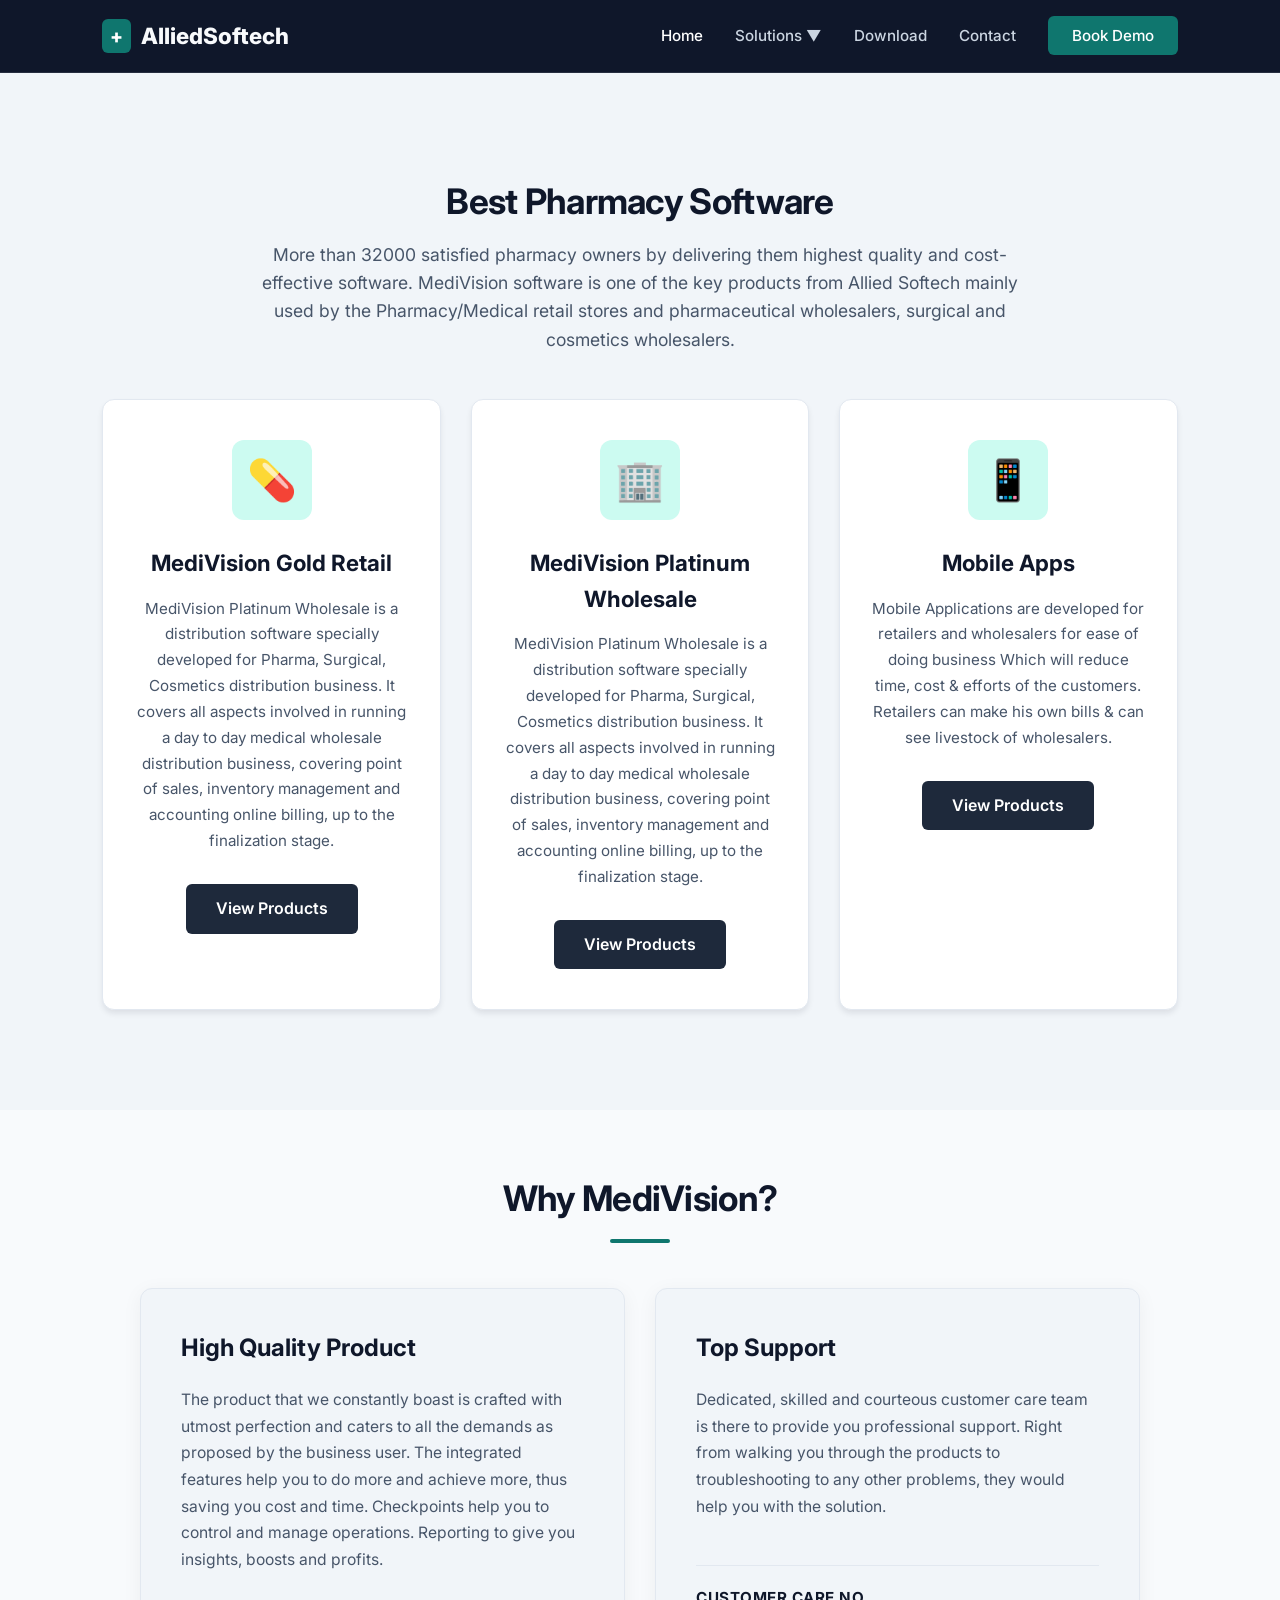
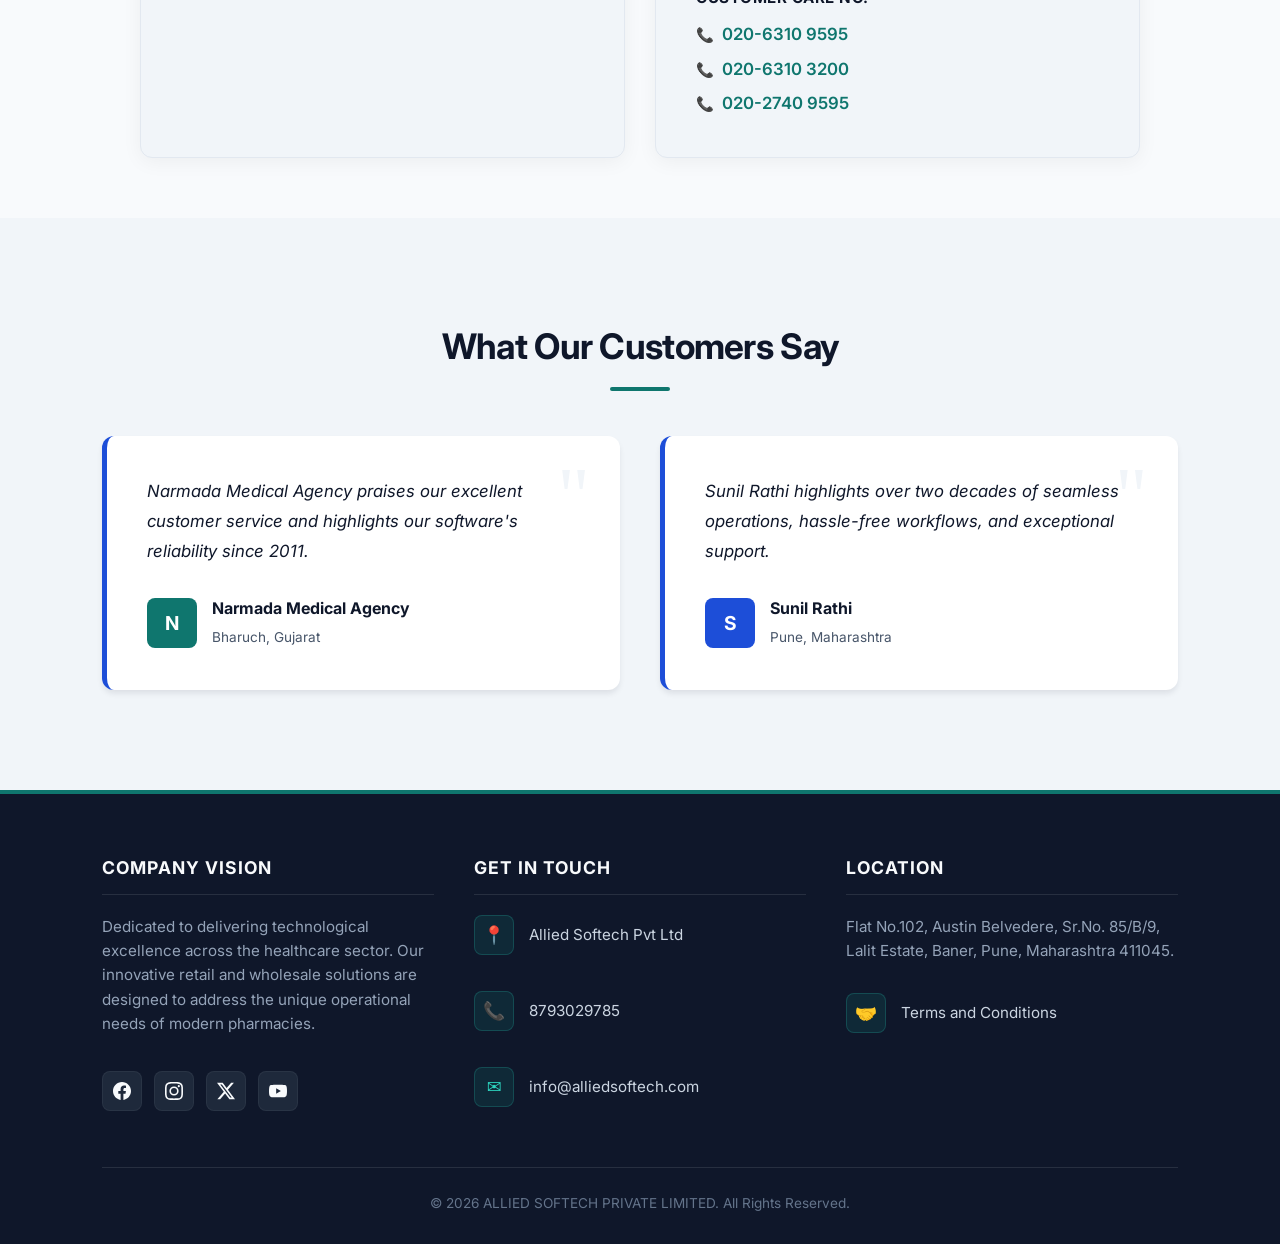
<file: index.html>
<!DOCTYPE html>
<html lang="en">
<head>
    <meta charset="UTF-8">
    <meta name="viewport" content="width=device-width, initial-scale=1.0">
    <title>Allied Softech - Modern Healthcare Software</title>
    <link href="https://fonts.googleapis.com/css2?family=Inter:wght@400;500;600;700;800&display=swap" rel="stylesheet">
    <link rel="stylesheet" href="./styles.css">
</head>
<body>

    <!-- Light Theme Navigation -->
    <nav class="main-nav">
        <div class="nav-brand">
            <span class="brand-icon">+</span> AlliedSoftech
        </div>
        <ul class="nav-menu">
            <li><a href="./index.html" class="active">Home</a></li>
            <li class="dropdown-wrapper">
                <a href="#" id="productToggle">Solutions ▼</a>
                <div class="dropdown-menu">
                    <a href="../Products/medivision/index.html">MediVision Gold Retail</a>
                    <a href="../Products/Platinum/index.html">MediVision Wholesale</a>
                    <a href="../Products/MobileApps/index.html">Mobile Apps</a>
                </div>
            </li>
            <li><a href="../Download/index.html">Download</a></li>
            <li><a href="../ContactUs/index.html">Contact</a></li>
            <li><a href="../ContactUs/index.html" class="btn-demo">Book Demo</a></li>
        </ul>
    </nav>

    <!-- Products Section -->
    <section class="products-section">
        <div class="section-header">
            <h2>Best Pharmacy Software</h2>
            <p>More than 32000 satisfied pharmacy owners by delivering them highest quality and cost-effective software.
MediVision software is one of the key products from Allied Softech mainly used by the Pharmacy/Medical retail stores and pharmaceutical wholesalers, surgical and cosmetics wholesalers.</p>
        </div>
        
        <div class="products-grid">
    <!-- Product 1 -->
    <a href="../Products/medivision/index.html" class="product-card" aria-label="View MediVision Gold Retail details">
        <div class="card-icon-wrapper">
            <div class="icon-circle">💊</div>
        </div>
        <h3>MediVision Gold Retail</h3>
        <p>MediVision Platinum Wholesale is a distribution software specially developed for Pharma, Surgical, Cosmetics distribution business. It covers all aspects involved in running a day to day medical wholesale distribution business, covering point of sales, inventory management and accounting online billing, up to the finalization stage.</p>
        <span class="btn-pill">View Products</span>
    </a>
    
    <!-- Product 2 -->
    <a href="../Products/Platinum/index.html" class="product-card" aria-label="View MediVision Platinum Wholesale details">
        <div class="card-icon-wrapper">
            <div class="icon-circle">🏢</div>
        </div>
        <h3>MediVision Platinum Wholesale</h3>
        <p>MediVision Platinum Wholesale is a distribution software specially developed for Pharma, Surgical, Cosmetics distribution business. It covers all aspects involved in running a day to day medical wholesale distribution business, covering point of sales, inventory management and accounting online billing, up to the finalization stage.</p>
        <span class="btn-pill">View Products</span>
    </a>
    
    <!-- Product 3 -->
    <a href="../Products/MobileApps/index.html" class="product-card" aria-label="View Mobile Apps details">
        <div class="card-icon-wrapper">
            <div class="icon-circle">📱</div>
        </div>
        <h3>Mobile Apps</h3>
        <p>Mobile Applications are developed for retailers and wholesalers for ease of doing business Which will reduce time, cost & efforts of the customers. Retailers can make his own bills & can see livestock of wholesalers.</p>
        <span class="btn-pill">View Products</span>
    </a>
</div>
    </section>

    <!-- Why MediVision Section -->
    
    

  <style>

 

  
</style>

<section class="why-us-section">
    <div class="section-header">
        <h2>Why MediVision?</h2>
        <div class="header-underline"></div>
    </div>
    
    <div class="why-grid">
        <!-- Box 1: High Quality Product -->
        <div class="feature-card">
            <div>
                <h3>High Quality Product</h3>
                <p>The product that we constantly boast is crafted with utmost perfection and caters to all the demands as proposed by the business user. The integrated features help you to do more and achieve more, thus saving you cost and time. Checkpoints help you to control and manage operations. Reporting to give you insights, boosts and profits.</p>
            </div>
        </div>
        
        <!-- Box 2: Top Support -->
        <div class="feature-card">
            <div>
                <h3>Top Support</h3>
                <p>Dedicated, skilled and courteous customer care team is there to provide you professional support. Right from walking you through the products to troubleshooting to any other problems, they would help you with the solution.</p>
            </div>
            
            <div class="support-contacts">
                <strong>Customer Care No.</strong>
                <div class="phone-list">
                    <a href="tel:02063109595">020-6310 9595</a>
                    <a href="tel:02063103200">020-6310 3200</a>
                    <a href="tel:02027409595">020-2740 9595</a>
                </div>
            </div>
        </div>
    </div>
</section>

    <!-- Testimonials Section -->
    <section class="testimonials-section">
        <div class="section-header">
            <h2>What Our Customers Say</h2>
            <div class="header-underline"></div>
        </div>
        
        <div class="testimonials-grid">
            <!-- Testimonial 1 -->
            <div class="testimonial-card">
                <div class="quote-mark">"</div>
                <p class="review-text">Narmada Medical Agency praises our excellent customer service and highlights our software's reliability since 2011.</p>
                <div class="client-info">
                    <div class="client-avatar bg-teal">N</div>
                    <div>
                        <h4>Narmada Medical Agency</h4>
                        <span>Bharuch, Gujarat</span>
                    </div>
                </div>
            </div>
            
            <!-- Testimonial 2 -->
            <div class="testimonial-card">
                <div class="quote-mark">"</div>
                <p class="review-text">Sunil Rathi highlights over two decades of seamless operations, hassle-free workflows, and exceptional support.</p>
                <div class="client-info">
                    <div class="client-avatar bg-blue">S</div>
                    <div>
                        <h4>Sunil Rathi</h4>
                        <span>Pune, Maharashtra</span>
                    </div>
                </div>
            </div>
        </div>
    </section>
    <!-- Include this directly above the closing </body> tag on all pages -->
<!-- Include this directly above the closing </body> tag on all pages -->
<style>
  .medical-footer {
    background-color: #0f172a; /* Midnight Blue */
    color: #f8fafc;
    padding: 60px 8% 30px;
    font-family: 'Inter', system-ui, -apple-system, sans-serif;
    border-top: 4px solid #0f766e; /* Deep Clinical Teal */
    box-sizing: border-box;
  }

  .medical-footer *, 
  .medical-footer *::before, 
  .medical-footer *::after {
    box-sizing: inherit;
  }

  .footer-grid {
    display: grid;
    grid-template-columns: repeat(auto-fit, minmax(250px, 1fr));
    gap: 40px;
    margin-bottom: 40px;
  }

  .footer-col {
    display: flex;
    flex-direction: column;
  }

  .footer-col h4 {
    font-size: 1.1rem;
    font-weight: 700;
    margin: 0 0 20px 0;
    padding-bottom: 12px;
    border-bottom: 1px solid rgba(255, 255, 255, 0.1);
    color: #f8fafc;
    text-transform: uppercase;
    letter-spacing: 1px;
  }

  .footer-col p {
    color: #94a3b8; /* Slate gray */
    line-height: 1.6;
    font-size: 0.95rem;
    margin: 0 0 15px 0;
  }

  /* Contact Items Alignment */
  .contact-list {
    display: flex;
    flex-direction: column;
    gap: 16px;
  }

  .contact-item {
    display: flex;
    align-items: center;
    gap: 15px;
  }

  .icon-wrapper {
    background: rgba(15, 118, 110, 0.2); /* Soft teal background */
    color: #2dd4bf; /* Bright teal icon */
    width: 40px;
    height: 40px;
    border-radius: 8px;
    display: inline-flex;
    align-items: center;
    justify-content: center;
    border: 1px solid rgba(45, 212, 191, 0.2);
    flex-shrink: 0;
    font-size: 1.1rem;
  }

  .contact-item p,
  .contact-item a {
    margin: 0;
    color: #cbd5e1;
    font-size: 0.95rem;
    text-decoration: none;
    transition: color 0.2s ease;
  }

  .contact-item a:hover {
    color: #2dd4bf;
  }

  /* Social Links Styling */
  .social-container {
    margin-top: 20px;
    display: flex;
    gap: 12px;
  }

  .social-container a {
    display: inline-flex;
    align-items: center;
    justify-content: center;
    width: 40px;
    height: 40px;
    background: #1e293b;
    color: #f8fafc;
    border-radius: 8px;
    text-decoration: none;
    transition: all 0.3s ease;
    border: 1px solid rgba(255, 255, 255, 0.05);
  }

  .social-container a:hover {
    background: #0f766e;
    transform: translateY(-3px);
    box-shadow: 0 4px 12px rgba(15, 118, 110, 0.4);
  }

  .social-container a svg {
    width: 18px;
    height: 18px;
    fill: currentColor;
    transition: transform 0.3s ease;
  }

  .social-container a:hover svg {
    transform: scale(1.1);
  }

  /* Copyright Section */
  .footer-copyright {
    text-align: center;
    padding-top: 25px;
    border-top: 1px solid rgba(255, 255, 255, 0.1);
    color: #64748b;
    font-size: 0.85rem;
  }
  
  .footer-copyright p {
    margin: 0;
  }
</style>

<footer class="medical-footer">
  <div class="footer-grid">
    <!-- Column 1: Vision & Socials -->
    <div class="footer-col">
      <h4>Company Vision</h4>
      <p>Dedicated to delivering technological excellence across the healthcare sector. Our innovative retail and wholesale solutions are designed to address the unique operational needs of modern pharmacies.</p>
      
      <div class="social-container">
        <!-- Facebook -->
        <a href="https://www.facebook.com/alliedmedivision" target="_blank" rel="noopener noreferrer" title="Facebook">
          <svg viewBox="0 0 24 24" xmlns="http://www.w3.org/2000/svg">
            <path d="M24 12.073c0-6.627-5.373-12-12-12s-12 5.373-12 12c0 5.99 4.388 10.954 10.125 11.854v-8.385H7.078v-3.47h3.047V9.43c0-3.007 1.792-4.669 4.533-4.669 1.312 0 2.686.235 2.686.235v2.953H15.83c-1.491 0-1.956.925-1.956 1.874v2.25h3.328l-.532 3.47h-2.796v8.385C19.612 23.027 24 18.062 24 12.073z"/>
          </svg>
        </a>
        
        <!-- Instagram -->
        <a href="https://www.instagram.com/alliedsoftech/" target="_blank" rel="noopener noreferrer" title="Instagram">
          <svg viewBox="0 0 24 24" xmlns="http://www.w3.org/2000/svg">
            <path d="M12 2.163c3.204 0 3.584.012 4.85.07 3.252.148 4.771 1.691 4.919 4.919.058 1.265.069 1.645.069 4.849 0 3.205-.012 3.584-.069 4.849-.149 3.225-1.664 4.771-4.919 4.919-1.266.058-1.644.07-4.85.07-3.204 0-3.584-.012-4.849-.07-3.26-.149-4.771-1.699-4.919-4.92-.058-1.265-.07-1.644-.07-4.849 0-3.204.013-3.583.07-4.849.149-3.227 1.664-4.771 4.919-4.919 1.266-.057 1.645-.069 4.849-.069zM12 0C8.741 0 8.333.014 7.053.072 2.695.272.273 2.69.073 7.052.014 8.333 0 8.741 0 12c0 3.259.014 3.668.072 4.948.2 4.358 2.618 6.78 6.98 6.98C8.333 23.986 8.741 24 12 24c3.259 0 3.668-.014 4.948-.072 4.354-.2 6.782-2.618 6.979-6.98.059-1.28.073-1.689.073-4.948 0-3.259-.014-3.667-.072-4.947-.196-4.354-2.617-6.78-6.979-6.98C15.668.014 15.259 0 12 0zm0 5.838a6.162 6.162 0 100 12.324 6.162 6.162 0 000-12.324zM12 16a4 4 0 110-8 4 4 0 010 8zm6.406-11.845a1.44 1.44 0 100 2.881 1.44 1.44 0 000-2.881z"/>
          </svg>
        </a>
        
        <!-- X (Twitter) -->
        <a href="https://x.com/Allied_Softech" target="_blank" rel="noopener noreferrer" title="X (Twitter)">
          <svg viewBox="0 0 24 24" xmlns="http://www.w3.org/2000/svg">
            <path d="M18.901 1.153h3.68l-8.04 9.19L24 22.846h-7.406l-5.8-7.584-6.638 7.584H.474l8.6-9.83L0 1.154h7.594l5.243 6.932ZM17.61 20.644h2.039L6.486 3.24H4.298Z"/>
          </svg>
        </a>

        <!-- YouTube -->
        <a href="https://www.youtube.com/user/alliedsoftechpune/videos" target="_blank" rel="noopener noreferrer" title="YouTube">
          <svg viewBox="0 0 24 24" xmlns="http://www.w3.org/2000/svg">
            <path d="M23.498 6.186a3.016 3.016 0 0 0-2.122-2.136C19.505 3.545 12 3.545 12 3.545s-7.505 0-9.377.505A3.017 3.017 0 0 0 .502 6.186C0 8.07 0 12 0 12s0 3.93.502 5.814a3.016 3.016 0 0 0 2.122 2.136c1.871.505 9.376.505 9.376.505s7.505 0 9.377-.505a3.015 3.015 0 0 0 2.122-2.136C24 15.93 24 12 24 12s0-3.93-.502-5.814zM9.545 15.568V8.432L15.818 12l-6.273 3.568z"/>
          </svg>
        </a>
      </div>
    </div>

    <!-- Column 2: Contact Details -->
    <div class="footer-col">
      <h4>Get in Touch</h4>
      <div class="contact-list">
        <div class="contact-item">
          <div class="icon-wrapper">📍</div>
          <p>Allied Softech Pvt Ltd</p>
        </div>
        <div class="contact-item">
          <div class="icon-wrapper">📞</div>
          <p><a href="tel:8793029785">8793029785</a></p>
        </div>
        <div class="contact-item">
          <div class="icon-wrapper">✉️</div>
          <p><a href="mailto:info@alliedsoftech.com">info@alliedsoftech.com</a></p>
        </div>
      </div>
    </div>

    <!-- Column 3: Location & Info -->
    <div class="footer-col">
      <h4>Location</h4>
      <p>Flat No.102, Austin Belvedere, Sr.No. 85/B/9, Lalit Estate, Baner, Pune, Maharashtra 411045.</p>
      <div class="contact-list" style="margin-top: 15px;">
        <div class="contact-item">
          <div class="icon-wrapper">🤝</div>
          <p><a href="#">Terms and Conditions</a></p>
        </div>
      </div>
    </div>
  </div>

  <!-- Footer Copyright -->
  <div class="footer-copyright">
    <p>&copy; 2026 ALLIED SOFTECH PRIVATE LIMITED. All Rights Reserved.</p>
  </div>
</footer>
</body>
</html>
</file>
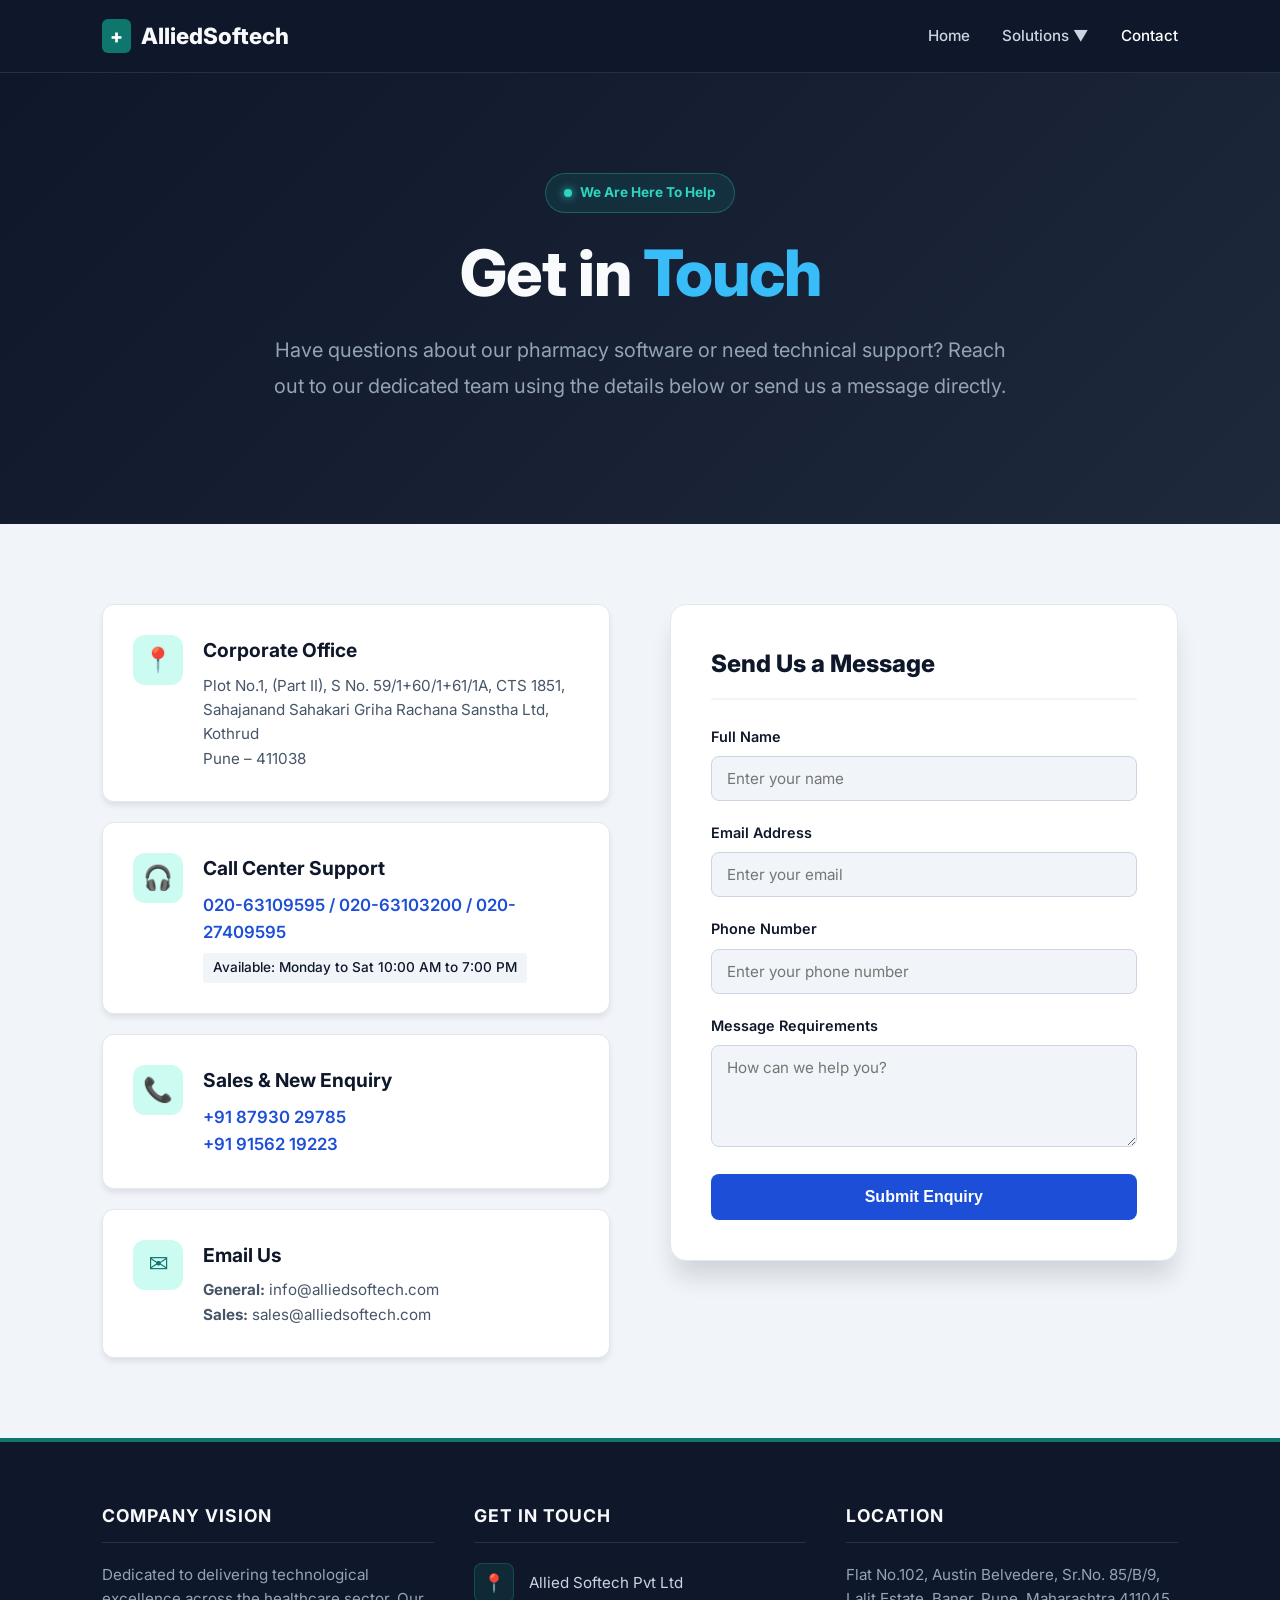
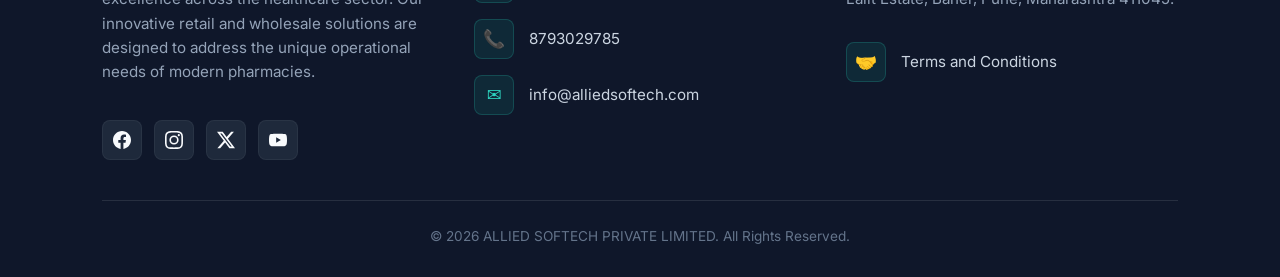
<file: ContactUs/index.html>
<!DOCTYPE html>
<html lang="en">
<head>
    <meta charset="UTF-8">
    <meta name="viewport" content="width=device-width, initial-scale=1.0">
    <title>Contact Us - Allied Softech</title>
    <link href="https://fonts.googleapis.com/css2?family=Inter:wght@400;500;600;700;800&display=swap" rel="stylesheet">
    <link rel="stylesheet" href="styles.css">
</head>
<body>

    <!-- EXACT NAVIGATION PROVIDED -->
    <nav class="main-nav">
        <div class="nav-brand">
            <span class="brand-icon">+</span> AlliedSoftech
        </div>
        <ul class="nav-menu">
            <li><a href="../Home/index.html">Home</a></li>
            <li class="dropdown-wrapper">
                <a href="#">Solutions ▼</a>
                <div class="dropdown-menu">
                    <a href="../Products/medivision/index.html">MediVision Gold Retail</a>
                    <a href="../Products/Platinum/index.html">MediVision Wholesale</a>
                    <a href="../Products/MobileApps/index.html">Mobile Apps</a>
                </div>
            </li>
            
            <li><a href="#" class="active">Contact</a></li>
        </ul>
    </nav>

    <!-- Animated Hero Section -->
    <header class="product-hero animate-fade-in">
        <div class="hero-content">
            <div class="trust-badge animate-slide-up delay-1">
                <span class="dot"></span> We Are Here To Help
            </div>
            <h1 class="animate-slide-up delay-2">Get in <span class="text-gradient">Touch</span></h1>
            <p class="animate-slide-up delay-3">Have questions about our pharmacy software or need technical support? Reach out to our dedicated team using the details below or send us a message directly.</p>
        </div>
    </header>

    <!-- Contact Details & Form Section -->
    <section class="contact-section">
        <div class="contact-container">
            
            <!-- Left Side: Contact Information Cards -->
            <div class="contact-info">
                <!-- Office Address -->
                <div class="info-card animate-slide-up delay-1">
                    <div class="icon-circle">📍</div>
                    <div>
                        <h3>Corporate Office</h3>
                        <p>Plot No.1, (Part II), S No. 59/1+60/1+61/1A, CTS 1851, Sahajanand Sahakari Griha Rachana Sanstha Ltd, Kothrud<br>Pune – 411038</p>
                    </div>
                </div>

                <!-- Call Center -->
                <div class="info-card animate-slide-up delay-2">
                    <div class="icon-circle">🎧</div>
                    <div>
                        <h3>Call Center Support</h3>
                        <p class="highlight-text">020-63109595 / 020-63103200 / 020-27409595</p>
                        <span class="availability">Available: Monday to Sat 10:00 AM to 7:00 PM</span>
                    </div>
                </div>

                <!-- New Enquiry -->
                <div class="info-card animate-slide-up delay-3">
                    <div class="icon-circle">📞</div>
                    <div>
                        <h3>Sales & New Enquiry</h3>
                        <p class="highlight-text">+91 87930 29785<br>+91 91562 19223</p>
                    </div>
                </div>

                <!-- Email -->
                <div class="info-card animate-slide-up delay-4">
                    <div class="icon-circle">✉️</div>
                    <div>
                        <h3>Email Us</h3>
                        <p><strong>General:</strong> info@alliedsoftech.com<br><strong>Sales:</strong> sales@alliedsoftech.com</p>
                    </div>
                </div>
            </div>

            <!-- Right Side: Contact Form -->
            <div class="contact-form-wrapper animate-slide-up delay-3">
                <form class="contact-form">
                    <h3>Send Us a Message</h3>
                    <div class="input-group">
                        <label>Full Name</label>
                        <input type="text" placeholder="Enter your name" required>
                    </div>
                    <div class="input-group">
                        <label>Email Address</label>
                        <input type="email" placeholder="Enter your email" required>
                    </div>
                    <div class="input-group">
                        <label>Phone Number</label>
                        <input type="tel" placeholder="Enter your phone number">
                    </div>
                    <div class="input-group">
                        <label>Message Requirements</label>
                        <textarea rows="4" placeholder="How can we help you?" required></textarea>
                    </div>
                    <button type="submit" class="btn-primary" style="width: 100%;">Submit Enquiry</button>
                </form>
            </div>

        </div>
    </section>
    <style>
  .medical-footer {
    background-color: #0f172a; /* Midnight Blue */
    color: #f8fafc;
    padding: 60px 8% 30px;
    font-family: 'Inter', system-ui, -apple-system, sans-serif;
    border-top: 4px solid #0f766e; /* Deep Clinical Teal */
    box-sizing: border-box;
  }

  .medical-footer *, 
  .medical-footer *::before, 
  .medical-footer *::after {
    box-sizing: inherit;
  }

  .footer-grid {
    display: grid;
    grid-template-columns: repeat(auto-fit, minmax(250px, 1fr));
    gap: 40px;
    margin-bottom: 40px;
  }

  .footer-col {
    display: flex;
    flex-direction: column;
  }

  .footer-col h4 {
    font-size: 1.1rem;
    font-weight: 700;
    margin: 0 0 20px 0;
    padding-bottom: 12px;
    border-bottom: 1px solid rgba(255, 255, 255, 0.1);
    color: #f8fafc;
    text-transform: uppercase;
    letter-spacing: 1px;
  }

  .footer-col p {
    color: #94a3b8; /* Slate gray */
    line-height: 1.6;
    font-size: 0.95rem;
    margin: 0 0 15px 0;
  }

  /* Contact Items Alignment */
  .contact-list {
    display: flex;
    flex-direction: column;
    gap: 16px;
  }

  .contact-item {
    display: flex;
    align-items: center;
    gap: 15px;
  }

  .icon-wrapper {
    background: rgba(15, 118, 110, 0.2); /* Soft teal background */
    color: #2dd4bf; /* Bright teal icon */
    width: 40px;
    height: 40px;
    border-radius: 8px;
    display: inline-flex;
    align-items: center;
    justify-content: center;
    border: 1px solid rgba(45, 212, 191, 0.2);
    flex-shrink: 0;
    font-size: 1.1rem;
  }

  .contact-item p,
  .contact-item a {
    margin: 0;
    color: #cbd5e1;
    font-size: 0.95rem;
    text-decoration: none;
    transition: color 0.2s ease;
  }

  .contact-item a:hover {
    color: #2dd4bf;
  }

  /* Social Links Styling */
  .social-container {
    margin-top: 20px;
    display: flex;
    gap: 12px;
  }

  .social-container a {
    display: inline-flex;
    align-items: center;
    justify-content: center;
    width: 40px;
    height: 40px;
    background: #1e293b;
    color: #f8fafc;
    border-radius: 8px;
    text-decoration: none;
    transition: all 0.3s ease;
    border: 1px solid rgba(255, 255, 255, 0.05);
  }

  .social-container a:hover {
    background: #0f766e;
    transform: translateY(-3px);
    box-shadow: 0 4px 12px rgba(15, 118, 110, 0.4);
  }

  .social-container a svg {
    width: 18px;
    height: 18px;
    fill: currentColor;
    transition: transform 0.3s ease;
  }

  .social-container a:hover svg {
    transform: scale(1.1);
  }

  /* Copyright Section */
  .footer-copyright {
    text-align: center;
    padding-top: 25px;
    border-top: 1px solid rgba(255, 255, 255, 0.1);
    color: #64748b;
    font-size: 0.85rem;
  }
  
  .footer-copyright p {
    margin: 0;
  }
</style>

<footer class="medical-footer">
  <div class="footer-grid">
    <!-- Column 1: Vision & Socials -->
    <div class="footer-col">
      <h4>Company Vision</h4>
      <p>Dedicated to delivering technological excellence across the healthcare sector. Our innovative retail and wholesale solutions are designed to address the unique operational needs of modern pharmacies.</p>
      
      <div class="social-container">
        <!-- Facebook -->
        <a href="https://www.facebook.com/alliedmedivision" target="_blank" rel="noopener noreferrer" title="Facebook">
          <svg viewBox="0 0 24 24" xmlns="http://www.w3.org/2000/svg">
            <path d="M24 12.073c0-6.627-5.373-12-12-12s-12 5.373-12 12c0 5.99 4.388 10.954 10.125 11.854v-8.385H7.078v-3.47h3.047V9.43c0-3.007 1.792-4.669 4.533-4.669 1.312 0 2.686.235 2.686.235v2.953H15.83c-1.491 0-1.956.925-1.956 1.874v2.25h3.328l-.532 3.47h-2.796v8.385C19.612 23.027 24 18.062 24 12.073z"/>
          </svg>
        </a>
        
        <!-- Instagram -->
        <a href="https://www.instagram.com/alliedsoftech/" target="_blank" rel="noopener noreferrer" title="Instagram">
          <svg viewBox="0 0 24 24" xmlns="http://www.w3.org/2000/svg">
            <path d="M12 2.163c3.204 0 3.584.012 4.85.07 3.252.148 4.771 1.691 4.919 4.919.058 1.265.069 1.645.069 4.849 0 3.205-.012 3.584-.069 4.849-.149 3.225-1.664 4.771-4.919 4.919-1.266.058-1.644.07-4.85.07-3.204 0-3.584-.012-4.849-.07-3.26-.149-4.771-1.699-4.919-4.92-.058-1.265-.07-1.644-.07-4.849 0-3.204.013-3.583.07-4.849.149-3.227 1.664-4.771 4.919-4.919 1.266-.057 1.645-.069 4.849-.069zM12 0C8.741 0 8.333.014 7.053.072 2.695.272.273 2.69.073 7.052.014 8.333 0 8.741 0 12c0 3.259.014 3.668.072 4.948.2 4.358 2.618 6.78 6.98 6.98C8.333 23.986 8.741 24 12 24c3.259 0 3.668-.014 4.948-.072 4.354-.2 6.782-2.618 6.979-6.98.059-1.28.073-1.689.073-4.948 0-3.259-.014-3.667-.072-4.947-.196-4.354-2.617-6.78-6.979-6.98C15.668.014 15.259 0 12 0zm0 5.838a6.162 6.162 0 100 12.324 6.162 6.162 0 000-12.324zM12 16a4 4 0 110-8 4 4 0 010 8zm6.406-11.845a1.44 1.44 0 100 2.881 1.44 1.44 0 000-2.881z"/>
          </svg>
        </a>
        
        <!-- X (Twitter) -->
        <a href="https://x.com/Allied_Softech" target="_blank" rel="noopener noreferrer" title="X (Twitter)">
          <svg viewBox="0 0 24 24" xmlns="http://www.w3.org/2000/svg">
            <path d="M18.901 1.153h3.68l-8.04 9.19L24 22.846h-7.406l-5.8-7.584-6.638 7.584H.474l8.6-9.83L0 1.154h7.594l5.243 6.932ZM17.61 20.644h2.039L6.486 3.24H4.298Z"/>
          </svg>
        </a>

        <!-- YouTube -->
        <a href="https://www.youtube.com/user/alliedsoftechpune/videos" target="_blank" rel="noopener noreferrer" title="YouTube">
          <svg viewBox="0 0 24 24" xmlns="http://www.w3.org/2000/svg">
            <path d="M23.498 6.186a3.016 3.016 0 0 0-2.122-2.136C19.505 3.545 12 3.545 12 3.545s-7.505 0-9.377.505A3.017 3.017 0 0 0 .502 6.186C0 8.07 0 12 0 12s0 3.93.502 5.814a3.016 3.016 0 0 0 2.122 2.136c1.871.505 9.376.505 9.376.505s7.505 0 9.377-.505a3.015 3.015 0 0 0 2.122-2.136C24 15.93 24 12 24 12s0-3.93-.502-5.814zM9.545 15.568V8.432L15.818 12l-6.273 3.568z"/>
          </svg>
        </a>
      </div>
    </div>

    <!-- Column 2: Contact Details -->
    <div class="footer-col">
      <h4>Get in Touch</h4>
      <div class="contact-list">
        <div class="contact-item">
          <div class="icon-wrapper">📍</div>
          <p>Allied Softech Pvt Ltd</p>
        </div>
        <div class="contact-item">
          <div class="icon-wrapper">📞</div>
          <p><a href="tel:8793029785">8793029785</a></p>
        </div>
        <div class="contact-item">
          <div class="icon-wrapper">✉️</div>
          <p><a href="mailto:info@alliedsoftech.com">info@alliedsoftech.com</a></p>
        </div>
      </div>
    </div>

    <!-- Column 3: Location & Info -->
    <div class="footer-col">
      <h4>Location</h4>
      <p>Flat No.102, Austin Belvedere, Sr.No. 85/B/9, Lalit Estate, Baner, Pune, Maharashtra 411045.</p>
      <div class="contact-list" style="margin-top: 15px;">
        <div class="contact-item">
          <div class="icon-wrapper">🤝</div>
          <p><a href="#">Terms and Conditions</a></p>
        </div>
      </div>
    </div>
  </div>

  <!-- Footer Copyright -->
  <div class="footer-copyright">
    <p>&copy; 2026 ALLIED SOFTECH PRIVATE LIMITED. All Rights Reserved.</p>
  </div>
</footer>

    <!-- PASTE GLOBAL FOOTER HERE -->

</body>
</html>
</file>
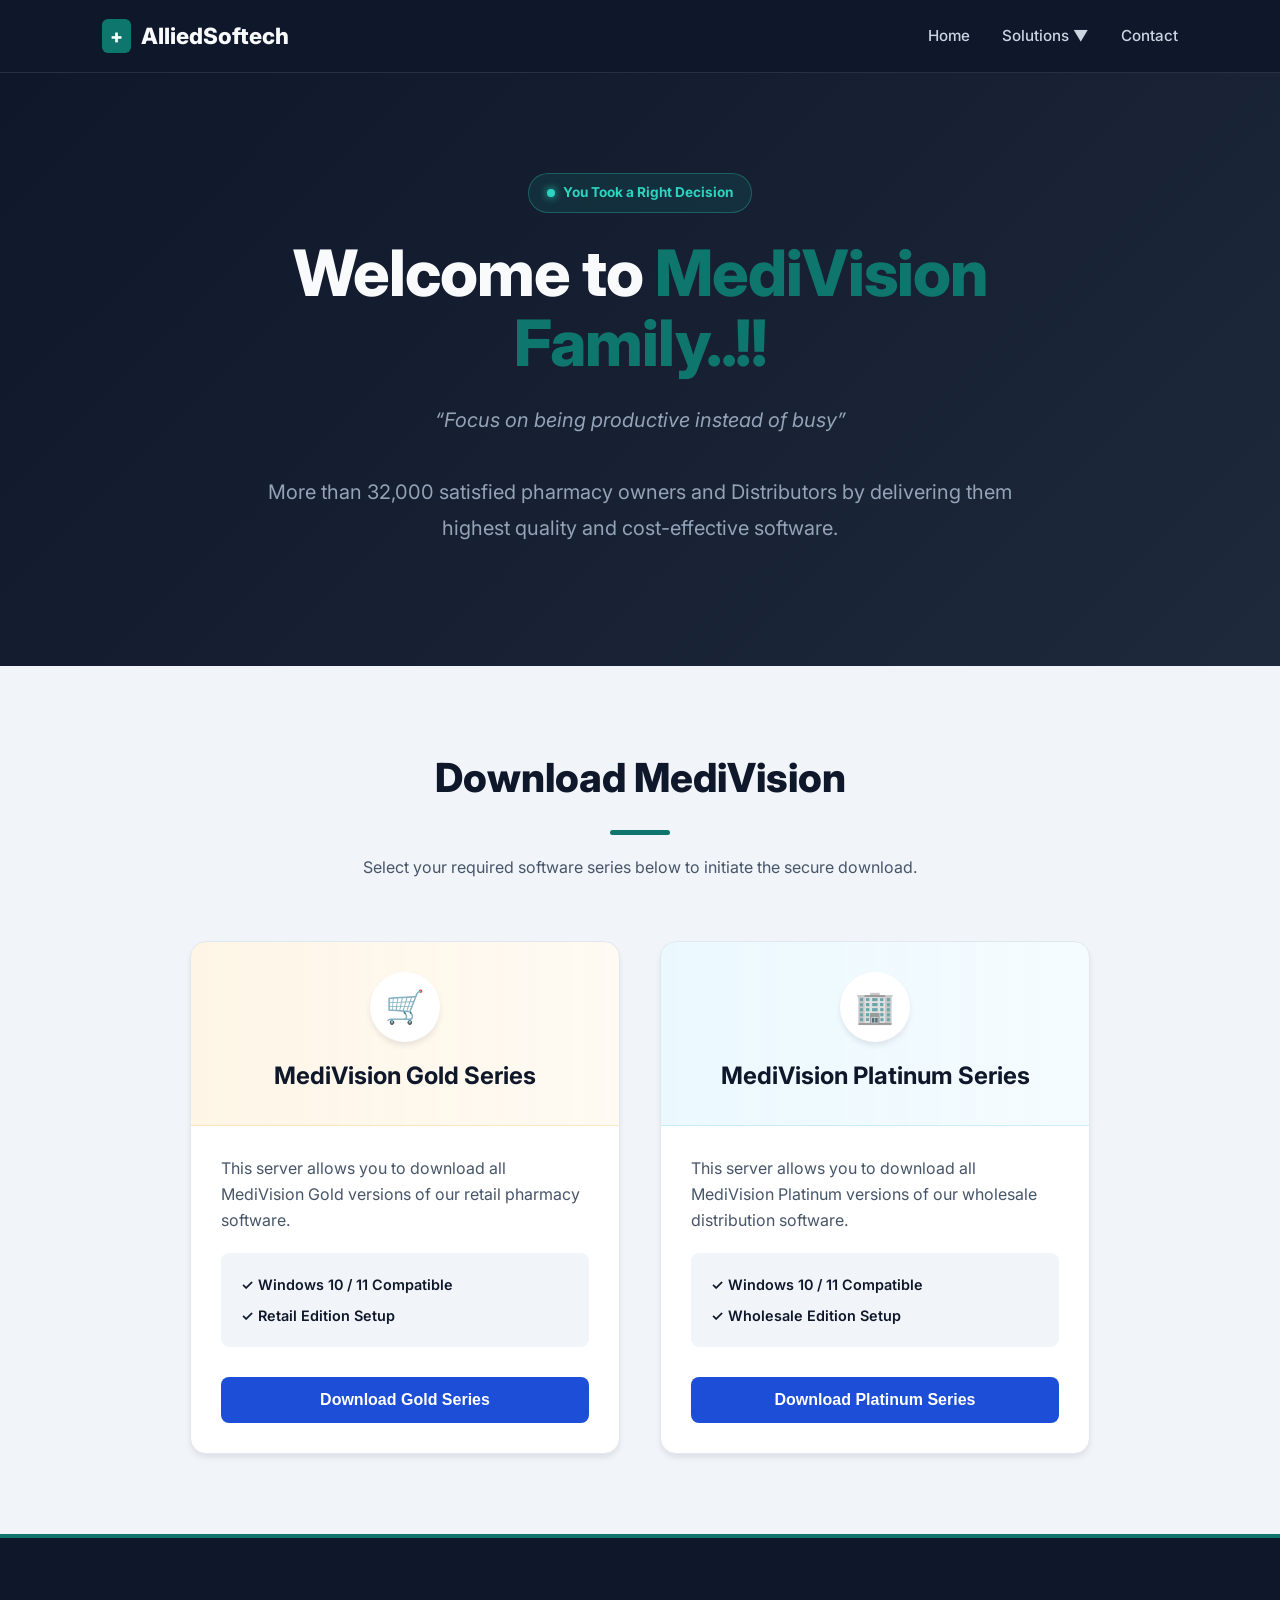
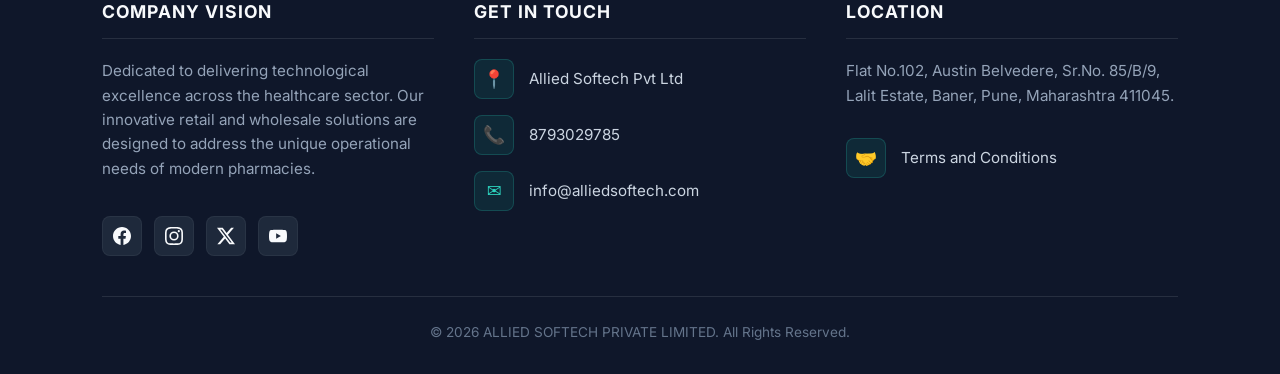
<file: Download/index.html>
<!DOCTYPE html>
<html lang="en">
<head>
    <meta charset="UTF-8">
    <meta name="viewport" content="width=device-width, initial-scale=1.0">
    <title>Download MediVision - Allied Softech</title>
    <link href="https://fonts.googleapis.com/css2?family=Inter:wght@400;500;600;700;800&display=swap" rel="stylesheet">
    <link rel="stylesheet" href="styles.css">
</head>
<body>

    <!-- EXACT NAVIGATION -->
    <nav class="main-nav">
        <div class="nav-brand">
            <span class="brand-icon">+</span> AlliedSoftech
        </div>
        <ul class="nav-menu">
            <li><a href="../Home/index.html">Home</a></li>
            <li class="dropdown-wrapper">
                <a href="#">Solutions ▼</a>
                <div class="dropdown-menu">
                    <a href="../Products/medivision/index.html">MediVision Gold Retail</a>
                    <a href="../Products/Platinum/index.html">MediVision Wholesale</a>
                    <a href="../Products/MobileApps/index.html">Mobile Apps</a>
                </div>
            </li>
            
<li><a href="../ContactUs/index.html">Contact</a></li>
        </ul>
    </nav>

    <!-- Animated Hero Section -->
    <header class="product-hero animate-fade-in">
        <div class="hero-content">
            <div class="trust-badge animate-slide-up delay-1">
                <span class="dot"></span> You Took a Right Decision
            </div>
            <h1 class="animate-slide-up delay-2">Welcome to <span class="text-gradient">MediVision Family..!!</span></h1>
            <p class="animate-slide-up delay-3"><em>“Focus on being productive instead of busy”</em><br><br>More than 32,000 satisfied pharmacy owners and Distributors by delivering them highest quality and cost-effective software.</p>
        </div>
    </header>

    <!-- Downloads Grid Section -->
    <section class="downloads-section">
        <div class="section-header animate-slide-up">
            <h2>Download MediVision</h2>
            <div class="header-underline"></div>
            <p>Select your required software series below to initiate the secure download.</p>
        </div>
        
        <div class="downloads-grid">
            
            <!-- Gold Series Card -->
            <div class="download-card animate-slide-up delay-1">
                <div class="card-header gold-theme">
                    <div class="icon-circle">🛒</div>
                    <h3>MediVision Gold Series</h3>
                </div>
                <div class="card-body">
                    <p>This server allows you to download all MediVision Gold versions of our retail pharmacy software.</p>
                    <ul class="system-reqs">
                        <li>✓ Windows 10 / 11 Compatible</li>
                        <li>✓ Retail Edition Setup</li>
                    </ul>
                    <!-- Triggers Modal -->
                    <button class="btn-primary w-100" onclick="showErrorModal()">Download Gold Series</button>
                </div>
            </div>

            <!-- Platinum Series Card -->
            <div class="download-card animate-slide-up delay-2">
                <div class="card-header platinum-theme">
                    <div class="icon-circle">🏢</div>
                    <h3>MediVision Platinum Series</h3>
                </div>
                <div class="card-body">
                    <p>This server allows you to download all MediVision Platinum versions of our wholesale distribution software.</p>
                    <ul class="system-reqs">
                        <li>✓ Windows 10 / 11 Compatible</li>
                        <li>✓ Wholesale Edition Setup</li>
                    </ul>
                    <!-- Triggers Modal -->
                    <button class="btn-primary w-100" onclick="showErrorModal()">Download Platinum Series</button>
                </div>
            </div>

        </div>
    </section>
    <style>
  .medical-footer {
    background-color: #0f172a; /* Midnight Blue */
    color: #f8fafc;
    padding: 60px 8% 30px;
    font-family: 'Inter', system-ui, -apple-system, sans-serif;
    border-top: 4px solid #0f766e; /* Deep Clinical Teal */
    box-sizing: border-box;
  }

  .medical-footer *, 
  .medical-footer *::before, 
  .medical-footer *::after {
    box-sizing: inherit;
  }

  .footer-grid {
    display: grid;
    grid-template-columns: repeat(auto-fit, minmax(250px, 1fr));
    gap: 40px;
    margin-bottom: 40px;
  }

  .footer-col {
    display: flex;
    flex-direction: column;
  }

  .footer-col h4 {
    font-size: 1.1rem;
    font-weight: 700;
    margin: 0 0 20px 0;
    padding-bottom: 12px;
    border-bottom: 1px solid rgba(255, 255, 255, 0.1);
    color: #f8fafc;
    text-transform: uppercase;
    letter-spacing: 1px;
  }

  .footer-col p {
    color: #94a3b8; /* Slate gray */
    line-height: 1.6;
    font-size: 0.95rem;
    margin: 0 0 15px 0;
  }

  /* Contact Items Alignment */
  .contact-list {
    display: flex;
    flex-direction: column;
    gap: 16px;
  }

  .contact-item {
    display: flex;
    align-items: center;
    gap: 15px;
  }

  .icon-wrapper {
    background: rgba(15, 118, 110, 0.2); /* Soft teal background */
    color: #2dd4bf; /* Bright teal icon */
    width: 40px;
    height: 40px;
    border-radius: 8px;
    display: inline-flex;
    align-items: center;
    justify-content: center;
    border: 1px solid rgba(45, 212, 191, 0.2);
    flex-shrink: 0;
    font-size: 1.1rem;
  }

  .contact-item p,
  .contact-item a {
    margin: 0;
    color: #cbd5e1;
    font-size: 0.95rem;
    text-decoration: none;
    transition: color 0.2s ease;
  }

  .contact-item a:hover {
    color: #2dd4bf;
  }

  /* Social Links Styling */
  .social-container {
    margin-top: 20px;
    display: flex;
    gap: 12px;
  }

  .social-container a {
    display: inline-flex;
    align-items: center;
    justify-content: center;
    width: 40px;
    height: 40px;
    background: #1e293b;
    color: #f8fafc;
    border-radius: 8px;
    text-decoration: none;
    transition: all 0.3s ease;
    border: 1px solid rgba(255, 255, 255, 0.05);
  }

  .social-container a:hover {
    background: #0f766e;
    transform: translateY(-3px);
    box-shadow: 0 4px 12px rgba(15, 118, 110, 0.4);
  }

  .social-container a svg {
    width: 18px;
    height: 18px;
    fill: currentColor;
    transition: transform 0.3s ease;
  }

  .social-container a:hover svg {
    transform: scale(1.1);
  }

  /* Copyright Section */
  .footer-copyright {
    text-align: center;
    padding-top: 25px;
    border-top: 1px solid rgba(255, 255, 255, 0.1);
    color: #64748b;
    font-size: 0.85rem;
  }
  
  .footer-copyright p {
    margin: 0;
  }
</style>

<footer class="medical-footer">
  <div class="footer-grid">
    <!-- Column 1: Vision & Socials -->
    <div class="footer-col">
      <h4>Company Vision</h4>
      <p>Dedicated to delivering technological excellence across the healthcare sector. Our innovative retail and wholesale solutions are designed to address the unique operational needs of modern pharmacies.</p>
      
      <div class="social-container">
        <!-- Facebook -->
        <a href="https://www.facebook.com/alliedmedivision" target="_blank" rel="noopener noreferrer" title="Facebook">
          <svg viewBox="0 0 24 24" xmlns="http://www.w3.org/2000/svg">
            <path d="M24 12.073c0-6.627-5.373-12-12-12s-12 5.373-12 12c0 5.99 4.388 10.954 10.125 11.854v-8.385H7.078v-3.47h3.047V9.43c0-3.007 1.792-4.669 4.533-4.669 1.312 0 2.686.235 2.686.235v2.953H15.83c-1.491 0-1.956.925-1.956 1.874v2.25h3.328l-.532 3.47h-2.796v8.385C19.612 23.027 24 18.062 24 12.073z"/>
          </svg>
        </a>
        
        <!-- Instagram -->
        <a href="https://www.instagram.com/alliedsoftech/" target="_blank" rel="noopener noreferrer" title="Instagram">
          <svg viewBox="0 0 24 24" xmlns="http://www.w3.org/2000/svg">
            <path d="M12 2.163c3.204 0 3.584.012 4.85.07 3.252.148 4.771 1.691 4.919 4.919.058 1.265.069 1.645.069 4.849 0 3.205-.012 3.584-.069 4.849-.149 3.225-1.664 4.771-4.919 4.919-1.266.058-1.644.07-4.85.07-3.204 0-3.584-.012-4.849-.07-3.26-.149-4.771-1.699-4.919-4.92-.058-1.265-.07-1.644-.07-4.849 0-3.204.013-3.583.07-4.849.149-3.227 1.664-4.771 4.919-4.919 1.266-.057 1.645-.069 4.849-.069zM12 0C8.741 0 8.333.014 7.053.072 2.695.272.273 2.69.073 7.052.014 8.333 0 8.741 0 12c0 3.259.014 3.668.072 4.948.2 4.358 2.618 6.78 6.98 6.98C8.333 23.986 8.741 24 12 24c3.259 0 3.668-.014 4.948-.072 4.354-.2 6.782-2.618 6.979-6.98.059-1.28.073-1.689.073-4.948 0-3.259-.014-3.667-.072-4.947-.196-4.354-2.617-6.78-6.979-6.98C15.668.014 15.259 0 12 0zm0 5.838a6.162 6.162 0 100 12.324 6.162 6.162 0 000-12.324zM12 16a4 4 0 110-8 4 4 0 010 8zm6.406-11.845a1.44 1.44 0 100 2.881 1.44 1.44 0 000-2.881z"/>
          </svg>
        </a>
        
        <!-- X (Twitter) -->
        <a href="https://x.com/Allied_Softech" target="_blank" rel="noopener noreferrer" title="X (Twitter)">
          <svg viewBox="0 0 24 24" xmlns="http://www.w3.org/2000/svg">
            <path d="M18.901 1.153h3.68l-8.04 9.19L24 22.846h-7.406l-5.8-7.584-6.638 7.584H.474l8.6-9.83L0 1.154h7.594l5.243 6.932ZM17.61 20.644h2.039L6.486 3.24H4.298Z"/>
          </svg>
        </a>

        <!-- YouTube -->
        <a href="https://www.youtube.com/user/alliedsoftechpune/videos" target="_blank" rel="noopener noreferrer" title="YouTube">
          <svg viewBox="0 0 24 24" xmlns="http://www.w3.org/2000/svg">
            <path d="M23.498 6.186a3.016 3.016 0 0 0-2.122-2.136C19.505 3.545 12 3.545 12 3.545s-7.505 0-9.377.505A3.017 3.017 0 0 0 .502 6.186C0 8.07 0 12 0 12s0 3.93.502 5.814a3.016 3.016 0 0 0 2.122 2.136c1.871.505 9.376.505 9.376.505s7.505 0 9.377-.505a3.015 3.015 0 0 0 2.122-2.136C24 15.93 24 12 24 12s0-3.93-.502-5.814zM9.545 15.568V8.432L15.818 12l-6.273 3.568z"/>
          </svg>
        </a>
      </div>
    </div>

    <!-- Column 2: Contact Details -->
    <div class="footer-col">
      <h4>Get in Touch</h4>
      <div class="contact-list">
        <div class="contact-item">
          <div class="icon-wrapper">📍</div>
          <p>Allied Softech Pvt Ltd</p>
        </div>
        <div class="contact-item">
          <div class="icon-wrapper">📞</div>
          <p><a href="tel:8793029785">8793029785</a></p>
        </div>
        <div class="contact-item">
          <div class="icon-wrapper">✉️</div>
          <p><a href="mailto:info@alliedsoftech.com">info@alliedsoftech.com</a></p>
        </div>
      </div>
    </div>

    <!-- Column 3: Location & Info -->
    <div class="footer-col">
      <h4>Location</h4>
      <p>Flat No.102, Austin Belvedere, Sr.No. 85/B/9, Lalit Estate, Baner, Pune, Maharashtra 411045.</p>
      <div class="contact-list" style="margin-top: 15px;">
        <div class="contact-item">
          <div class="icon-wrapper">🤝</div>
          <p><a href="#">Terms and Conditions</a></p>
        </div>
      </div>
    </div>
  </div>

  <!-- Footer Copyright -->
  <div class="footer-copyright">
    <p>&copy; 2026 ALLIED SOFTECH PRIVATE LIMITED. All Rights Reserved.</p>
  </div>
</footer>

    <!-- PASTE GLOBAL FOOTER HERE -->

    <!-- ========================================== -->
    <!-- ERROR POPUP MODAL (Hidden by default)      -->
    <!-- ========================================== -->
    <div id="errorModal" class="modal-overlay">
        <div class="modal-box">
            <div class="modal-icon">⚠️</div>
            <h3>Download Failed</h3>
            <p>Backend software missing. Please contact system administrator or try again later.</p>
            <button class="btn-secondary" onclick="closeErrorModal()">Close Window</button>
        </div>
    </div>

    <!-- Modal JavaScript -->
    <script>
        function showErrorModal() {
            // Show the modal by changing display to flex
            document.getElementById('errorModal').style.display = 'flex';
            // Prevent scrolling on the background body
            document.body.style.overflow = 'hidden';
        }

        function closeErrorModal() {
            // Hide the modal
            document.getElementById('errorModal').style.display = 'none';
            // Restore scrolling
            document.body.style.overflow = 'auto';
        }
    </script>
</body>
</html>
</file>
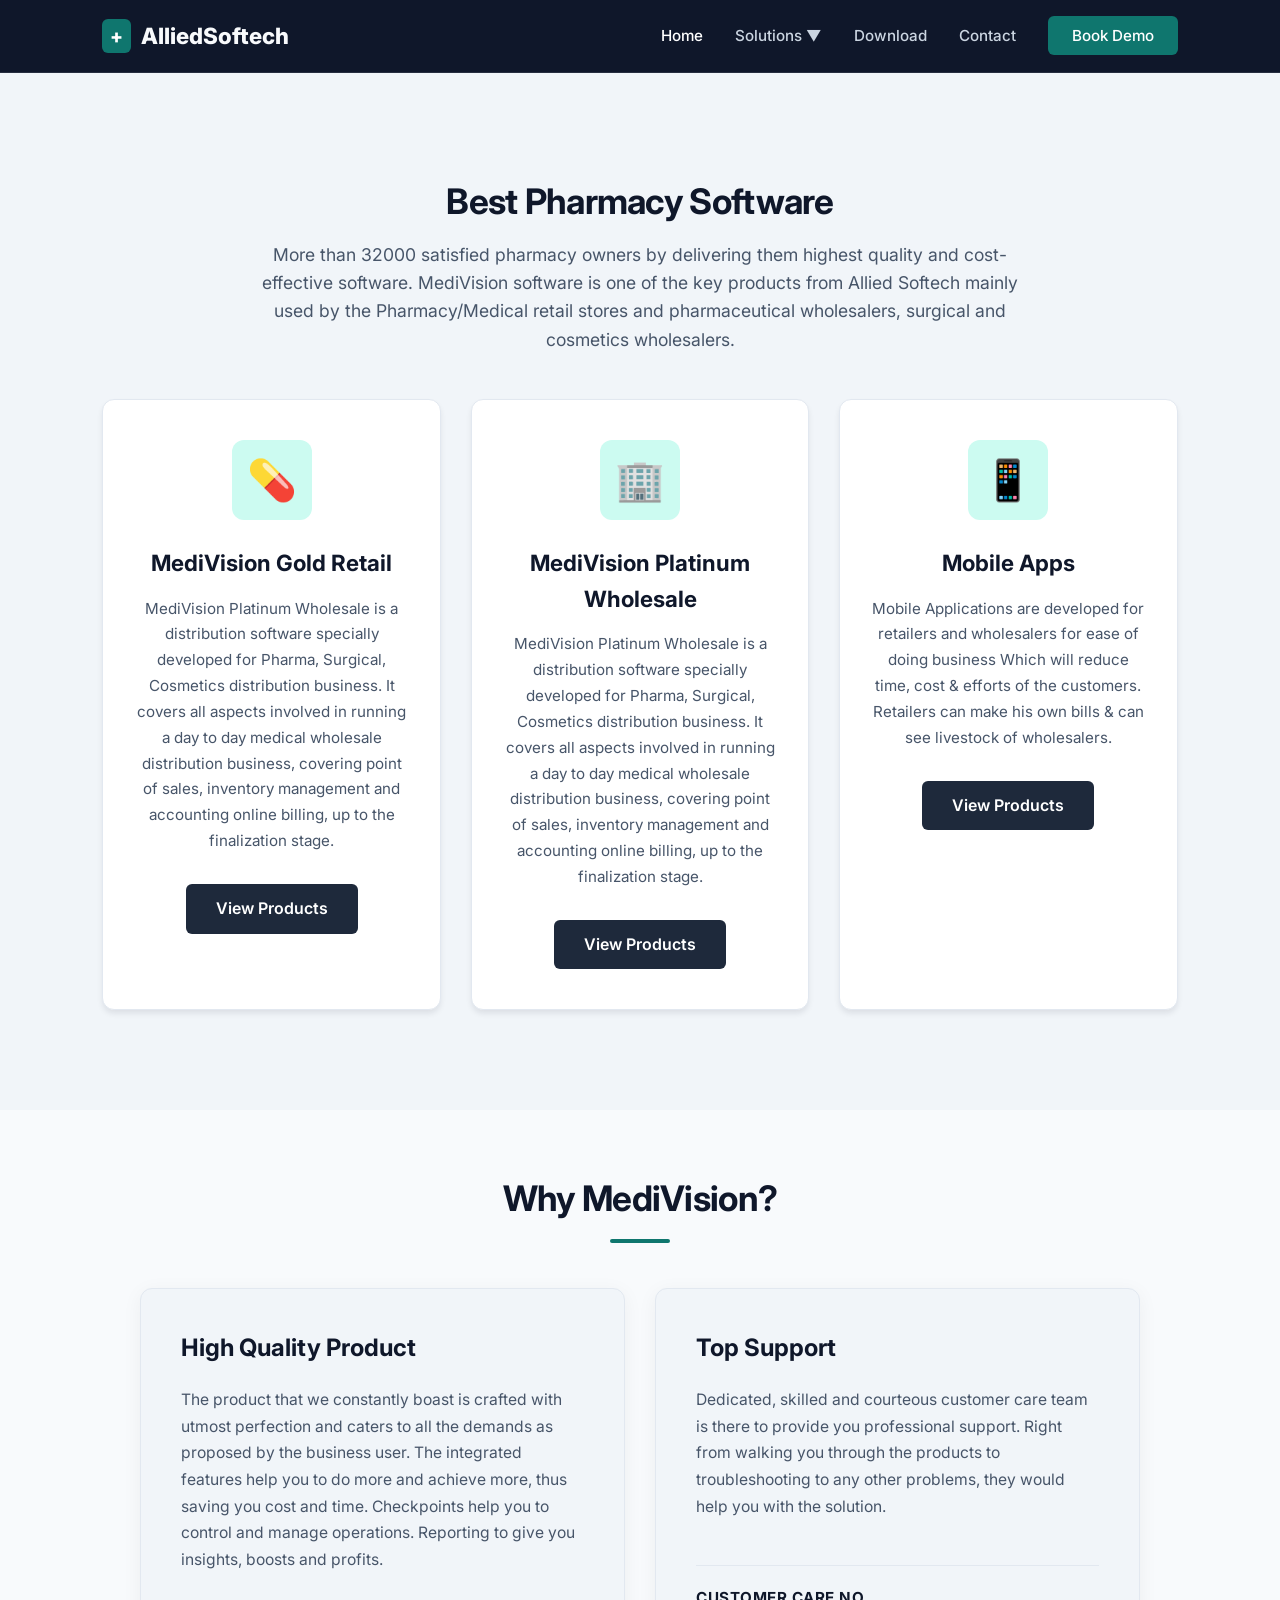
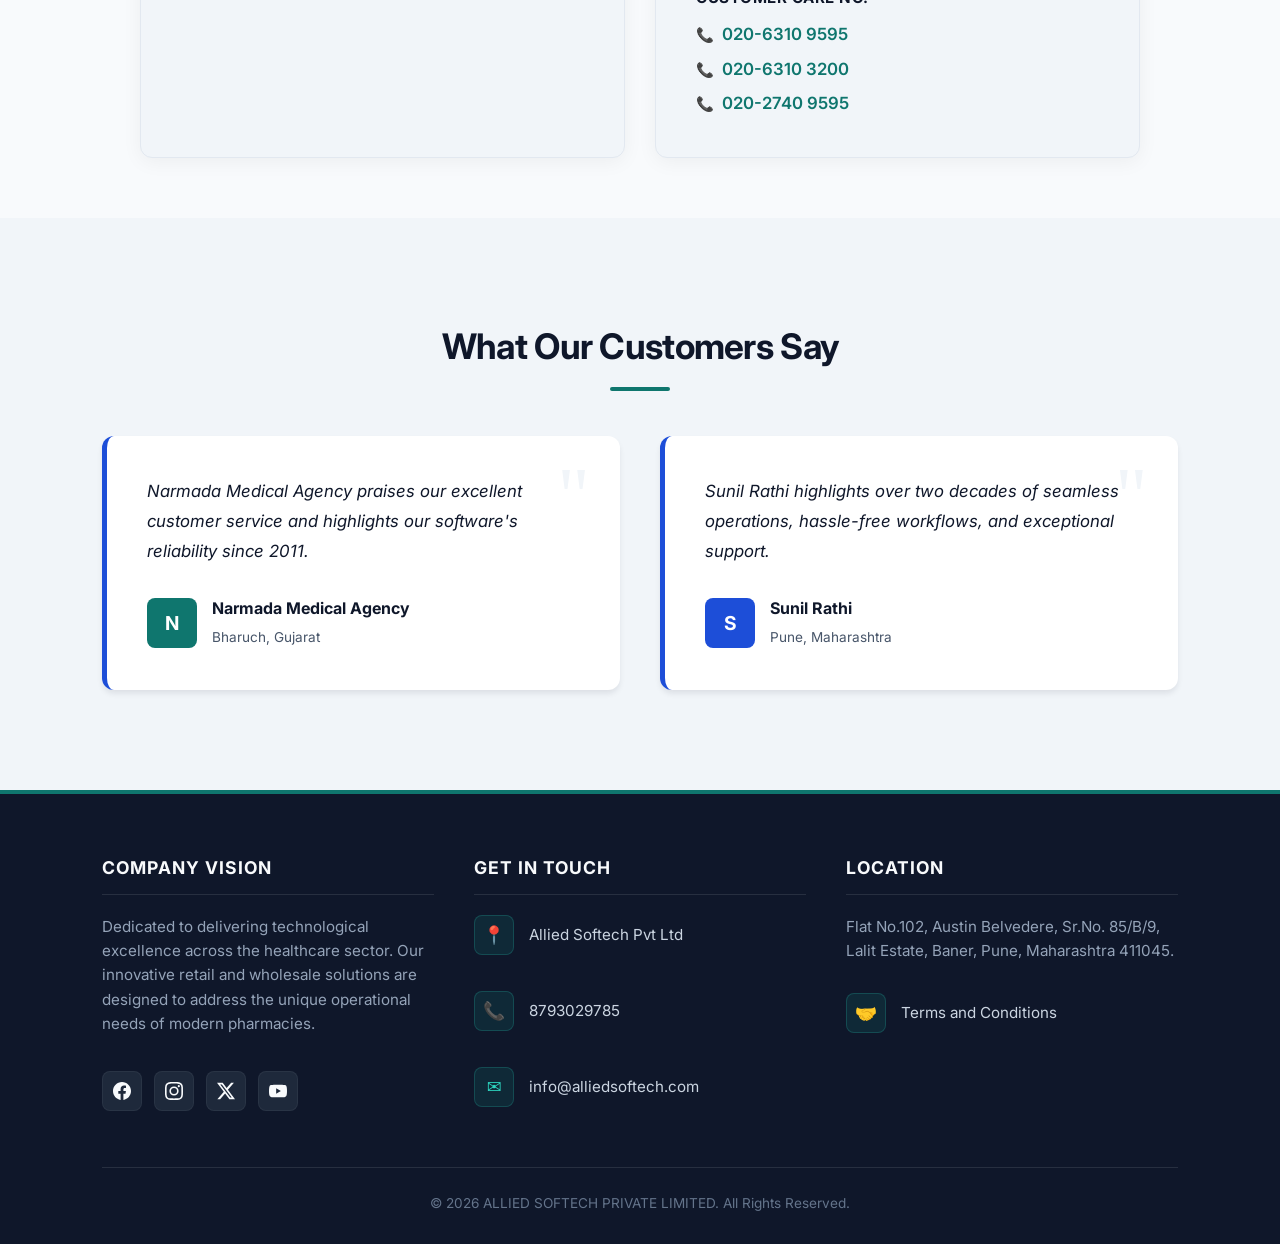
<file: Home/index.html>
<!DOCTYPE html>
<html lang="en">
<head>
    <meta charset="UTF-8">
    <meta name="viewport" content="width=device-width, initial-scale=1.0">
    <title>Allied Softech - Modern Healthcare Software</title>
    <link href="https://fonts.googleapis.com/css2?family=Inter:wght@400;500;600;700;800&display=swap" rel="stylesheet">
    <link rel="stylesheet" href="./css/styles.css">
</head>
<body>

    <!-- Light Theme Navigation -->
    <nav class="main-nav">
        <div class="nav-brand">
            <span class="brand-icon">+</span> AlliedSoftech
        </div>
        <ul class="nav-menu">
            <li><a href="./index.html" class="active">Home</a></li>
            <li class="dropdown-wrapper">
                <a href="#" id="productToggle">Solutions ▼</a>
                <div class="dropdown-menu">
                    <a href="../Products/medivision/index.html">MediVision Gold Retail</a>
                    <a href="../Products/Platinum/index.html">MediVision Wholesale</a>
                    <a href="../Products/MobileApps/index.html">Mobile Apps</a>
                </div>
            </li>
            <li><a href="../Download/index.html">Download</a></li>
            <li><a href="../ContactUs/index.html">Contact</a></li>
            <li><a href="../ContactUs/index.html" class="btn-demo">Book Demo</a></li>
        </ul>
    </nav>

    <!-- Products Section -->
    <section class="products-section">
        <div class="section-header">
            <h2>Best Pharmacy Software</h2>
            <p>More than 32000 satisfied pharmacy owners by delivering them highest quality and cost-effective software.
MediVision software is one of the key products from Allied Softech mainly used by the Pharmacy/Medical retail stores and pharmaceutical wholesalers, surgical and cosmetics wholesalers.</p>
        </div>
        
        <div class="products-grid">
    <!-- Product 1 -->
    <a href="../Products/medivision/index.html" class="product-card" aria-label="View MediVision Gold Retail details">
        <div class="card-icon-wrapper">
            <div class="icon-circle">💊</div>
        </div>
        <h3>MediVision Gold Retail</h3>
        <p>MediVision Platinum Wholesale is a distribution software specially developed for Pharma, Surgical, Cosmetics distribution business. It covers all aspects involved in running a day to day medical wholesale distribution business, covering point of sales, inventory management and accounting online billing, up to the finalization stage.</p>
        <span class="btn-pill">View Products</span>
    </a>
    
    <!-- Product 2 -->
    <a href="../Products/Platinum/index.html" class="product-card" aria-label="View MediVision Platinum Wholesale details">
        <div class="card-icon-wrapper">
            <div class="icon-circle">🏢</div>
        </div>
        <h3>MediVision Platinum Wholesale</h3>
        <p>MediVision Platinum Wholesale is a distribution software specially developed for Pharma, Surgical, Cosmetics distribution business. It covers all aspects involved in running a day to day medical wholesale distribution business, covering point of sales, inventory management and accounting online billing, up to the finalization stage.</p>
        <span class="btn-pill">View Products</span>
    </a>
    
    <!-- Product 3 -->
    <a href="../Products/MobileApps/index.html" class="product-card" aria-label="View Mobile Apps details">
        <div class="card-icon-wrapper">
            <div class="icon-circle">📱</div>
        </div>
        <h3>Mobile Apps</h3>
        <p>Mobile Applications are developed for retailers and wholesalers for ease of doing business Which will reduce time, cost & efforts of the customers. Retailers can make his own bills & can see livestock of wholesalers.</p>
        <span class="btn-pill">View Products</span>
    </a>
</div>
    </section>

    <!-- Why MediVision Section -->
    
    

  <style>

 

  
</style>

<section class="why-us-section">
    <div class="section-header">
        <h2>Why MediVision?</h2>
        <div class="header-underline"></div>
    </div>
    
    <div class="why-grid">
        <!-- Box 1: High Quality Product -->
        <div class="feature-card">
            <div>
                <h3>High Quality Product</h3>
                <p>The product that we constantly boast is crafted with utmost perfection and caters to all the demands as proposed by the business user. The integrated features help you to do more and achieve more, thus saving you cost and time. Checkpoints help you to control and manage operations. Reporting to give you insights, boosts and profits.</p>
            </div>
        </div>
        
        <!-- Box 2: Top Support -->
        <div class="feature-card">
            <div>
                <h3>Top Support</h3>
                <p>Dedicated, skilled and courteous customer care team is there to provide you professional support. Right from walking you through the products to troubleshooting to any other problems, they would help you with the solution.</p>
            </div>
            
            <div class="support-contacts">
                <strong>Customer Care No.</strong>
                <div class="phone-list">
                    <a href="tel:02063109595">020-6310 9595</a>
                    <a href="tel:02063103200">020-6310 3200</a>
                    <a href="tel:02027409595">020-2740 9595</a>
                </div>
            </div>
        </div>
    </div>
</section>

    <!-- Testimonials Section -->
    <section class="testimonials-section">
        <div class="section-header">
            <h2>What Our Customers Say</h2>
            <div class="header-underline"></div>
        </div>
        
        <div class="testimonials-grid">
            <!-- Testimonial 1 -->
            <div class="testimonial-card">
                <div class="quote-mark">"</div>
                <p class="review-text">Narmada Medical Agency praises our excellent customer service and highlights our software's reliability since 2011.</p>
                <div class="client-info">
                    <div class="client-avatar bg-teal">N</div>
                    <div>
                        <h4>Narmada Medical Agency</h4>
                        <span>Bharuch, Gujarat</span>
                    </div>
                </div>
            </div>
            
            <!-- Testimonial 2 -->
            <div class="testimonial-card">
                <div class="quote-mark">"</div>
                <p class="review-text">Sunil Rathi highlights over two decades of seamless operations, hassle-free workflows, and exceptional support.</p>
                <div class="client-info">
                    <div class="client-avatar bg-blue">S</div>
                    <div>
                        <h4>Sunil Rathi</h4>
                        <span>Pune, Maharashtra</span>
                    </div>
                </div>
            </div>
        </div>
    </section>
    <!-- Include this directly above the closing </body> tag on all pages -->
<!-- Include this directly above the closing </body> tag on all pages -->
<style>
  .medical-footer {
    background-color: #0f172a; /* Midnight Blue */
    color: #f8fafc;
    padding: 60px 8% 30px;
    font-family: 'Inter', system-ui, -apple-system, sans-serif;
    border-top: 4px solid #0f766e; /* Deep Clinical Teal */
    box-sizing: border-box;
  }

  .medical-footer *, 
  .medical-footer *::before, 
  .medical-footer *::after {
    box-sizing: inherit;
  }

  .footer-grid {
    display: grid;
    grid-template-columns: repeat(auto-fit, minmax(250px, 1fr));
    gap: 40px;
    margin-bottom: 40px;
  }

  .footer-col {
    display: flex;
    flex-direction: column;
  }

  .footer-col h4 {
    font-size: 1.1rem;
    font-weight: 700;
    margin: 0 0 20px 0;
    padding-bottom: 12px;
    border-bottom: 1px solid rgba(255, 255, 255, 0.1);
    color: #f8fafc;
    text-transform: uppercase;
    letter-spacing: 1px;
  }

  .footer-col p {
    color: #94a3b8; /* Slate gray */
    line-height: 1.6;
    font-size: 0.95rem;
    margin: 0 0 15px 0;
  }

  /* Contact Items Alignment */
  .contact-list {
    display: flex;
    flex-direction: column;
    gap: 16px;
  }

  .contact-item {
    display: flex;
    align-items: center;
    gap: 15px;
  }

  .icon-wrapper {
    background: rgba(15, 118, 110, 0.2); /* Soft teal background */
    color: #2dd4bf; /* Bright teal icon */
    width: 40px;
    height: 40px;
    border-radius: 8px;
    display: inline-flex;
    align-items: center;
    justify-content: center;
    border: 1px solid rgba(45, 212, 191, 0.2);
    flex-shrink: 0;
    font-size: 1.1rem;
  }

  .contact-item p,
  .contact-item a {
    margin: 0;
    color: #cbd5e1;
    font-size: 0.95rem;
    text-decoration: none;
    transition: color 0.2s ease;
  }

  .contact-item a:hover {
    color: #2dd4bf;
  }

  /* Social Links Styling */
  .social-container {
    margin-top: 20px;
    display: flex;
    gap: 12px;
  }

  .social-container a {
    display: inline-flex;
    align-items: center;
    justify-content: center;
    width: 40px;
    height: 40px;
    background: #1e293b;
    color: #f8fafc;
    border-radius: 8px;
    text-decoration: none;
    transition: all 0.3s ease;
    border: 1px solid rgba(255, 255, 255, 0.05);
  }

  .social-container a:hover {
    background: #0f766e;
    transform: translateY(-3px);
    box-shadow: 0 4px 12px rgba(15, 118, 110, 0.4);
  }

  .social-container a svg {
    width: 18px;
    height: 18px;
    fill: currentColor;
    transition: transform 0.3s ease;
  }

  .social-container a:hover svg {
    transform: scale(1.1);
  }

  /* Copyright Section */
  .footer-copyright {
    text-align: center;
    padding-top: 25px;
    border-top: 1px solid rgba(255, 255, 255, 0.1);
    color: #64748b;
    font-size: 0.85rem;
  }
  
  .footer-copyright p {
    margin: 0;
  }
</style>

<footer class="medical-footer">
  <div class="footer-grid">
    <!-- Column 1: Vision & Socials -->
    <div class="footer-col">
      <h4>Company Vision</h4>
      <p>Dedicated to delivering technological excellence across the healthcare sector. Our innovative retail and wholesale solutions are designed to address the unique operational needs of modern pharmacies.</p>
      
      <div class="social-container">
        <!-- Facebook -->
        <a href="https://www.facebook.com/alliedmedivision" target="_blank" rel="noopener noreferrer" title="Facebook">
          <svg viewBox="0 0 24 24" xmlns="http://www.w3.org/2000/svg">
            <path d="M24 12.073c0-6.627-5.373-12-12-12s-12 5.373-12 12c0 5.99 4.388 10.954 10.125 11.854v-8.385H7.078v-3.47h3.047V9.43c0-3.007 1.792-4.669 4.533-4.669 1.312 0 2.686.235 2.686.235v2.953H15.83c-1.491 0-1.956.925-1.956 1.874v2.25h3.328l-.532 3.47h-2.796v8.385C19.612 23.027 24 18.062 24 12.073z"/>
          </svg>
        </a>
        
        <!-- Instagram -->
        <a href="https://www.instagram.com/alliedsoftech/" target="_blank" rel="noopener noreferrer" title="Instagram">
          <svg viewBox="0 0 24 24" xmlns="http://www.w3.org/2000/svg">
            <path d="M12 2.163c3.204 0 3.584.012 4.85.07 3.252.148 4.771 1.691 4.919 4.919.058 1.265.069 1.645.069 4.849 0 3.205-.012 3.584-.069 4.849-.149 3.225-1.664 4.771-4.919 4.919-1.266.058-1.644.07-4.85.07-3.204 0-3.584-.012-4.849-.07-3.26-.149-4.771-1.699-4.919-4.92-.058-1.265-.07-1.644-.07-4.849 0-3.204.013-3.583.07-4.849.149-3.227 1.664-4.771 4.919-4.919 1.266-.057 1.645-.069 4.849-.069zM12 0C8.741 0 8.333.014 7.053.072 2.695.272.273 2.69.073 7.052.014 8.333 0 8.741 0 12c0 3.259.014 3.668.072 4.948.2 4.358 2.618 6.78 6.98 6.98C8.333 23.986 8.741 24 12 24c3.259 0 3.668-.014 4.948-.072 4.354-.2 6.782-2.618 6.979-6.98.059-1.28.073-1.689.073-4.948 0-3.259-.014-3.667-.072-4.947-.196-4.354-2.617-6.78-6.979-6.98C15.668.014 15.259 0 12 0zm0 5.838a6.162 6.162 0 100 12.324 6.162 6.162 0 000-12.324zM12 16a4 4 0 110-8 4 4 0 010 8zm6.406-11.845a1.44 1.44 0 100 2.881 1.44 1.44 0 000-2.881z"/>
          </svg>
        </a>
        
        <!-- X (Twitter) -->
        <a href="https://x.com/Allied_Softech" target="_blank" rel="noopener noreferrer" title="X (Twitter)">
          <svg viewBox="0 0 24 24" xmlns="http://www.w3.org/2000/svg">
            <path d="M18.901 1.153h3.68l-8.04 9.19L24 22.846h-7.406l-5.8-7.584-6.638 7.584H.474l8.6-9.83L0 1.154h7.594l5.243 6.932ZM17.61 20.644h2.039L6.486 3.24H4.298Z"/>
          </svg>
        </a>

        <!-- YouTube -->
        <a href="https://www.youtube.com/user/alliedsoftechpune/videos" target="_blank" rel="noopener noreferrer" title="YouTube">
          <svg viewBox="0 0 24 24" xmlns="http://www.w3.org/2000/svg">
            <path d="M23.498 6.186a3.016 3.016 0 0 0-2.122-2.136C19.505 3.545 12 3.545 12 3.545s-7.505 0-9.377.505A3.017 3.017 0 0 0 .502 6.186C0 8.07 0 12 0 12s0 3.93.502 5.814a3.016 3.016 0 0 0 2.122 2.136c1.871.505 9.376.505 9.376.505s7.505 0 9.377-.505a3.015 3.015 0 0 0 2.122-2.136C24 15.93 24 12 24 12s0-3.93-.502-5.814zM9.545 15.568V8.432L15.818 12l-6.273 3.568z"/>
          </svg>
        </a>
      </div>
    </div>

    <!-- Column 2: Contact Details -->
    <div class="footer-col">
      <h4>Get in Touch</h4>
      <div class="contact-list">
        <div class="contact-item">
          <div class="icon-wrapper">📍</div>
          <p>Allied Softech Pvt Ltd</p>
        </div>
        <div class="contact-item">
          <div class="icon-wrapper">📞</div>
          <p><a href="tel:8793029785">8793029785</a></p>
        </div>
        <div class="contact-item">
          <div class="icon-wrapper">✉️</div>
          <p><a href="mailto:info@alliedsoftech.com">info@alliedsoftech.com</a></p>
        </div>
      </div>
    </div>

    <!-- Column 3: Location & Info -->
    <div class="footer-col">
      <h4>Location</h4>
      <p>Flat No.102, Austin Belvedere, Sr.No. 85/B/9, Lalit Estate, Baner, Pune, Maharashtra 411045.</p>
      <div class="contact-list" style="margin-top: 15px;">
        <div class="contact-item">
          <div class="icon-wrapper">🤝</div>
          <p><a href="#">Terms and Conditions</a></p>
        </div>
      </div>
    </div>
  </div>

  <!-- Footer Copyright -->
  <div class="footer-copyright">
    <p>&copy; 2026 ALLIED SOFTECH PRIVATE LIMITED. All Rights Reserved.</p>
  </div>
</footer>
</body>
</html>
</file>
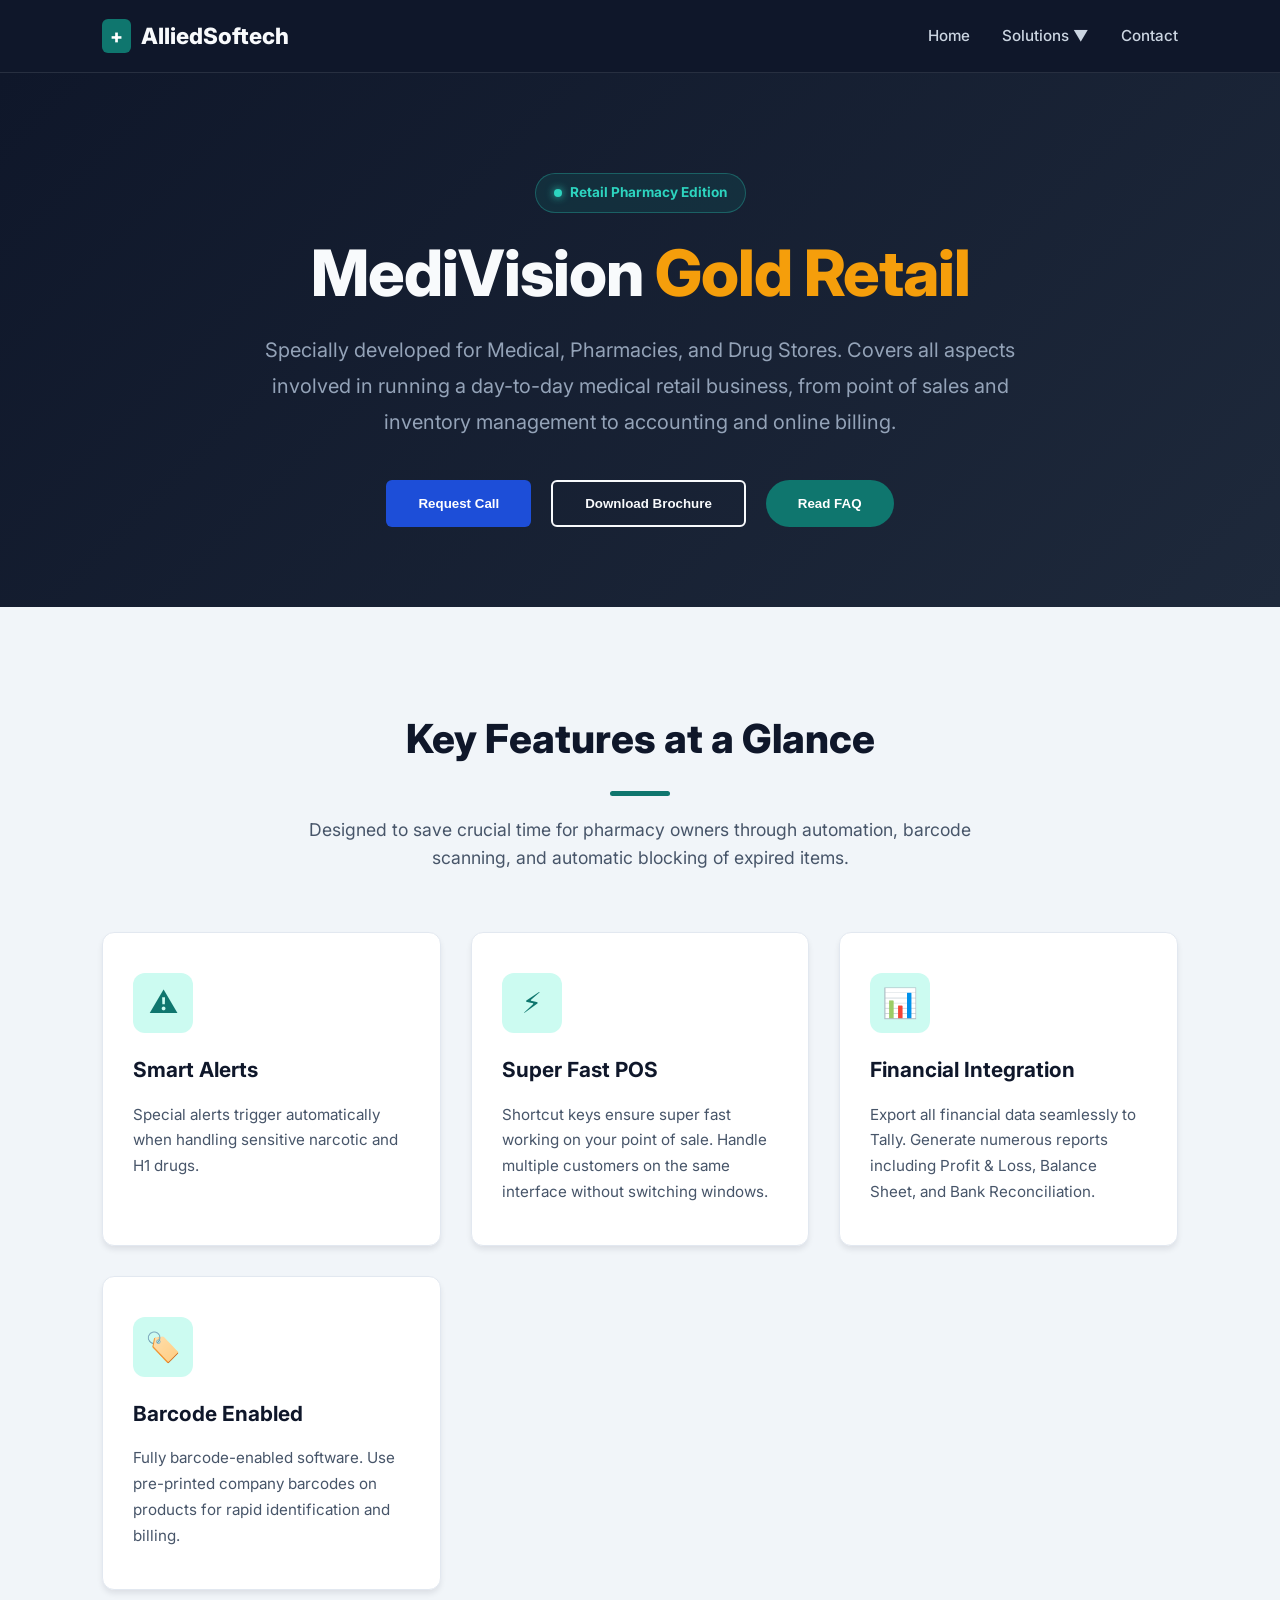
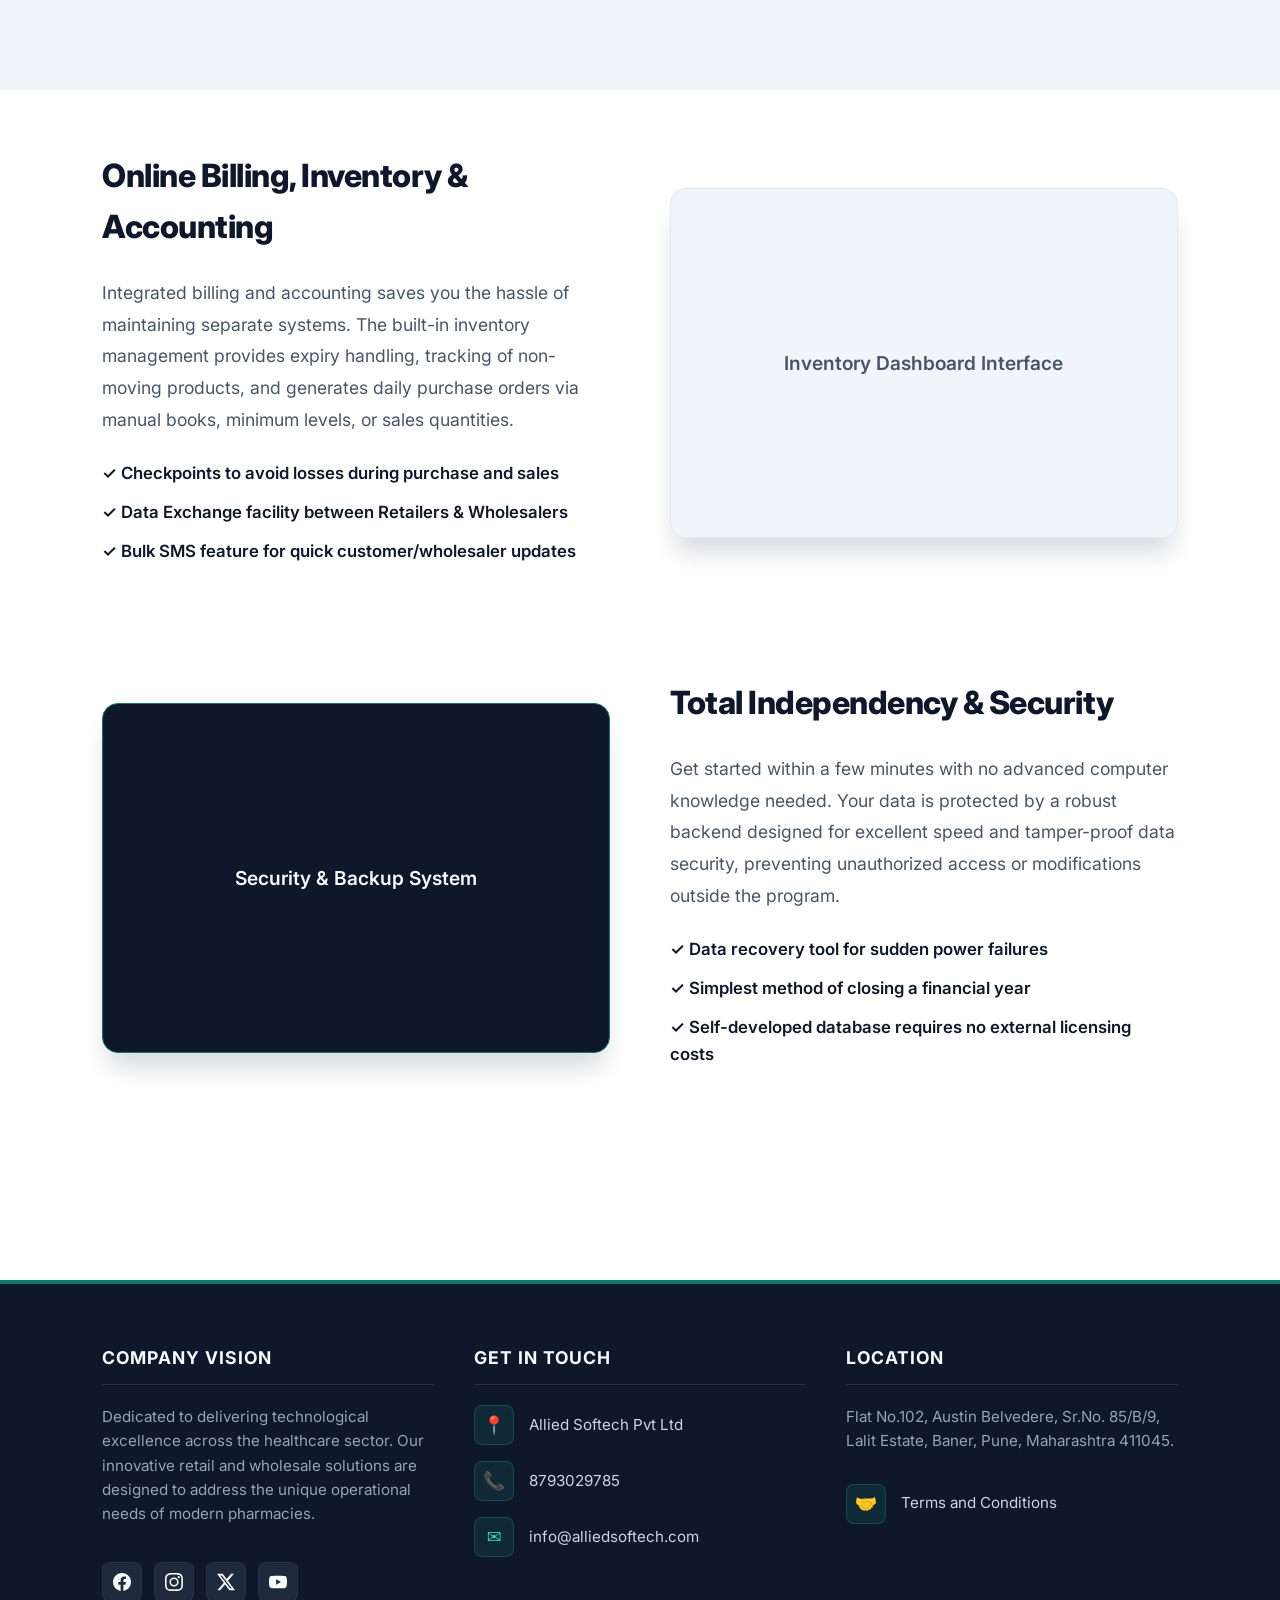
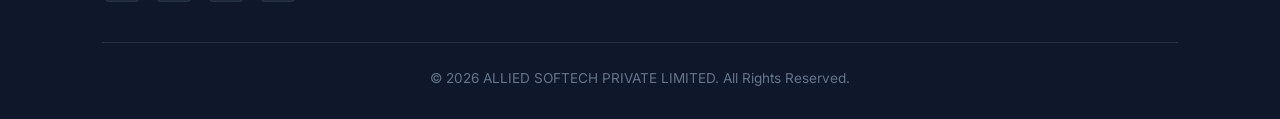
<file: Products/medivision/index.html>
<!DOCTYPE html>
<html lang="en">
<head>
    <meta charset="UTF-8">
    <meta name="viewport" content="width=device-width, initial-scale=1.0">
    <title>MediVision Gold Retail - Allied Softech</title>
    <link href="https://fonts.googleapis.com/css2?family=Inter:wght@400;500;600;700;800&display=swap" rel="stylesheet">
    <link rel="stylesheet" href="./styles.css">
</head>
<body>

    <!-- Dark Navigation Bar -->
    <nav class="main-nav">
    <div class="nav-brand">
        <span class="brand-icon">+</span> AlliedSoftech
    </div>
    <ul class="nav-menu">
        <li><a href="../../Home/index.html">Home</a></li>
        <li class="dropdown-wrapper">
            <a href="#">Solutions ▼</a>
            <div class="dropdown-menu">
    <a href="./index.html">MediVision Gold Retail</a>
    <a href="../Platinum/index.html">MediVision Wholesale</a>
    <a href="../MobileApps/index.html">Mobile Apps</a>
</div>
        </li>
        
<li><a href="../../ContactUs/index.html">Contact</a></li>
    </ul>
</nav>

    <!-- Animated Hero Section -->
    <header class="product-hero animate-fade-in">
        <div class="hero-content">
            <div class="trust-badge animate-slide-up delay-1">
                <span class="dot"></span> Retail Pharmacy Edition
            </div>
            <h1 class="animate-slide-up delay-2">MediVision <span class="text-gradient">Gold Retail</span></h1>
            <p class="animate-slide-up delay-3">Specially developed for Medical, Pharmacies, and Drug Stores. Covers all aspects involved in running a day-to-day medical retail business, from point of sales and inventory management to accounting and online billing.</p>
            <div class="hero-actions animate-slide-up delay-4">
                <button class="btn-primary">Request Call</button>
                <button class="btn-secondary">Download Brochure</button>
                <button class="btn-pill">Read FAQ</button>
            </div>
        </div>
    </header>

    <!-- Key Features Grid (Staggered Animation) -->
    <section class="features-section">
        <div class="section-header animate-slide-up">
            <h2>Key Features at a Glance</h2>
            <div class="header-underline"></div>
            <p>Designed to save crucial time for pharmacy owners through automation, barcode scanning, and automatic blocking of expired items.</p>
        </div>
        
        <div class="features-grid">
            <div class="feature-card animate-slide-up delay-1">
                <div class="icon-circle">⚠️</div>
                <h3>Smart Alerts</h3>
                <p>Special alerts trigger automatically when handling sensitive narcotic and H1 drugs.</p>
            </div>
            <div class="feature-card animate-slide-up delay-2">
                <div class="icon-circle">⚡</div>
                <h3>Super Fast POS</h3>
                <p>Shortcut keys ensure super fast working on your point of sale. Handle multiple customers on the same interface without switching windows.</p>
            </div>
            <div class="feature-card animate-slide-up delay-3">
                <div class="icon-circle">📊</div>
                <h3>Financial Integration</h3>
                <p>Export all financial data seamlessly to Tally. Generate numerous reports including Profit & Loss, Balance Sheet, and Bank Reconciliation.</p>
            </div>
            <div class="feature-card animate-slide-up delay-4">
                <div class="icon-circle">🏷️</div>
                <h3>Barcode Enabled</h3>
                <p>Fully barcode-enabled software. Use pre-printed company barcodes on products for rapid identification and billing.</p>
            </div>
        </div>
    </section>

    <!-- Deep Dive Alternating Details -->
    <section class="details-section">
        <!-- Detail Row 1 -->
        <div class="detail-row animate-slide-up">
            <div class="detail-content">
                <h3>Online Billing, Inventory & Accounting</h3>
                <p>Integrated billing and accounting saves you the hassle of maintaining separate systems. The built-in inventory management provides expiry handling, tracking of non-moving products, and generates daily purchase orders via manual books, minimum levels, or sales quantities.</p>
                <ul class="feature-list">
                    <li>✓ Checkpoints to avoid losses during purchase and sales</li>
                    <li>✓ Data Exchange facility between Retailers & Wholesalers</li>
                    <li>✓ Bulk SMS feature for quick customer/wholesaler updates</li>
                </ul>
            </div>
            <div class="detail-graphic">
                <div class="mockup-placeholder">Inventory Dashboard Interface</div>
            </div>
        </div>

        <!-- Detail Row 2 (Reversed) -->
        <div class="detail-row reverse animate-slide-up">
            <div class="detail-content">
                <h3>Total Independency & Security</h3>
                <p>Get started within a few minutes with no advanced computer knowledge needed. Your data is protected by a robust backend designed for excellent speed and tamper-proof data security, preventing unauthorized access or modifications outside the program.</p>
                <ul class="feature-list">
                    <li>✓ Data recovery tool for sudden power failures</li>
                    <li>✓ Simplest method of closing a financial year</li>
                    <li>✓ Self-developed database requires no external licensing costs</li>
                </ul>
            </div>
            <div class="detail-graphic">
                <div class="mockup-placeholder security">Security & Backup System</div>
            </div>
        </div>
    </section>
    <style>
  .medical-footer {
    background-color: #0f172a; /* Midnight Blue */
    color: #f8fafc;
    padding: 60px 8% 30px;
    font-family: 'Inter', system-ui, -apple-system, sans-serif;
    border-top: 4px solid #0f766e; /* Deep Clinical Teal */
    box-sizing: border-box;
  }

  .medical-footer *, 
  .medical-footer *::before, 
  .medical-footer *::after {
    box-sizing: inherit;
  }

  .footer-grid {
    display: grid;
    grid-template-columns: repeat(auto-fit, minmax(250px, 1fr));
    gap: 40px;
    margin-bottom: 40px;
  }

  .footer-col {
    display: flex;
    flex-direction: column;
  }

  .footer-col h4 {
    font-size: 1.1rem;
    font-weight: 700;
    margin: 0 0 20px 0;
    padding-bottom: 12px;
    border-bottom: 1px solid rgba(255, 255, 255, 0.1);
    color: #f8fafc;
    text-transform: uppercase;
    letter-spacing: 1px;
  }

  .footer-col p {
    color: #94a3b8; /* Slate gray */
    line-height: 1.6;
    font-size: 0.95rem;
    margin: 0 0 15px 0;
  }

  /* Contact Items Alignment */
  .contact-list {
    display: flex;
    flex-direction: column;
    gap: 16px;
  }

  .contact-item {
    display: flex;
    align-items: center;
    gap: 15px;
  }

  .icon-wrapper {
    background: rgba(15, 118, 110, 0.2); /* Soft teal background */
    color: #2dd4bf; /* Bright teal icon */
    width: 40px;
    height: 40px;
    border-radius: 8px;
    display: inline-flex;
    align-items: center;
    justify-content: center;
    border: 1px solid rgba(45, 212, 191, 0.2);
    flex-shrink: 0;
    font-size: 1.1rem;
  }

  .contact-item p,
  .contact-item a {
    margin: 0;
    color: #cbd5e1;
    font-size: 0.95rem;
    text-decoration: none;
    transition: color 0.2s ease;
  }

  .contact-item a:hover {
    color: #2dd4bf;
  }

  /* Social Links Styling */
  .social-container {
    margin-top: 20px;
    display: flex;
    gap: 12px;
  }

  .social-container a {
    display: inline-flex;
    align-items: center;
    justify-content: center;
    width: 40px;
    height: 40px;
    background: #1e293b;
    color: #f8fafc;
    border-radius: 8px;
    text-decoration: none;
    transition: all 0.3s ease;
    border: 1px solid rgba(255, 255, 255, 0.05);
  }

  .social-container a:hover {
    background: #0f766e;
    transform: translateY(-3px);
    box-shadow: 0 4px 12px rgba(15, 118, 110, 0.4);
  }

  .social-container a svg {
    width: 18px;
    height: 18px;
    fill: currentColor;
    transition: transform 0.3s ease;
  }

  .social-container a:hover svg {
    transform: scale(1.1);
  }

  /* Copyright Section */
  .footer-copyright {
    text-align: center;
    padding-top: 25px;
    border-top: 1px solid rgba(255, 255, 255, 0.1);
    color: #64748b;
    font-size: 0.85rem;
  }
  
  .footer-copyright p {
    margin: 0;
  }
</style>

<footer class="medical-footer">
  <div class="footer-grid">
    <!-- Column 1: Vision & Socials -->
    <div class="footer-col">
      <h4>Company Vision</h4>
      <p>Dedicated to delivering technological excellence across the healthcare sector. Our innovative retail and wholesale solutions are designed to address the unique operational needs of modern pharmacies.</p>
      
      <div class="social-container">
        <!-- Facebook -->
        <a href="https://www.facebook.com/alliedmedivision" target="_blank" rel="noopener noreferrer" title="Facebook">
          <svg viewBox="0 0 24 24" xmlns="http://www.w3.org/2000/svg">
            <path d="M24 12.073c0-6.627-5.373-12-12-12s-12 5.373-12 12c0 5.99 4.388 10.954 10.125 11.854v-8.385H7.078v-3.47h3.047V9.43c0-3.007 1.792-4.669 4.533-4.669 1.312 0 2.686.235 2.686.235v2.953H15.83c-1.491 0-1.956.925-1.956 1.874v2.25h3.328l-.532 3.47h-2.796v8.385C19.612 23.027 24 18.062 24 12.073z"/>
          </svg>
        </a>
        
        <!-- Instagram -->
        <a href="https://www.instagram.com/alliedsoftech/" target="_blank" rel="noopener noreferrer" title="Instagram">
          <svg viewBox="0 0 24 24" xmlns="http://www.w3.org/2000/svg">
            <path d="M12 2.163c3.204 0 3.584.012 4.85.07 3.252.148 4.771 1.691 4.919 4.919.058 1.265.069 1.645.069 4.849 0 3.205-.012 3.584-.069 4.849-.149 3.225-1.664 4.771-4.919 4.919-1.266.058-1.644.07-4.85.07-3.204 0-3.584-.012-4.849-.07-3.26-.149-4.771-1.699-4.919-4.92-.058-1.265-.07-1.644-.07-4.849 0-3.204.013-3.583.07-4.849.149-3.227 1.664-4.771 4.919-4.919 1.266-.057 1.645-.069 4.849-.069zM12 0C8.741 0 8.333.014 7.053.072 2.695.272.273 2.69.073 7.052.014 8.333 0 8.741 0 12c0 3.259.014 3.668.072 4.948.2 4.358 2.618 6.78 6.98 6.98C8.333 23.986 8.741 24 12 24c3.259 0 3.668-.014 4.948-.072 4.354-.2 6.782-2.618 6.979-6.98.059-1.28.073-1.689.073-4.948 0-3.259-.014-3.667-.072-4.947-.196-4.354-2.617-6.78-6.979-6.98C15.668.014 15.259 0 12 0zm0 5.838a6.162 6.162 0 100 12.324 6.162 6.162 0 000-12.324zM12 16a4 4 0 110-8 4 4 0 010 8zm6.406-11.845a1.44 1.44 0 100 2.881 1.44 1.44 0 000-2.881z"/>
          </svg>
        </a>
        
        <!-- X (Twitter) -->
        <a href="https://x.com/Allied_Softech" target="_blank" rel="noopener noreferrer" title="X (Twitter)">
          <svg viewBox="0 0 24 24" xmlns="http://www.w3.org/2000/svg">
            <path d="M18.901 1.153h3.68l-8.04 9.19L24 22.846h-7.406l-5.8-7.584-6.638 7.584H.474l8.6-9.83L0 1.154h7.594l5.243 6.932ZM17.61 20.644h2.039L6.486 3.24H4.298Z"/>
          </svg>
        </a>

        <!-- YouTube -->
        <a href="https://www.youtube.com/user/alliedsoftechpune/videos" target="_blank" rel="noopener noreferrer" title="YouTube">
          <svg viewBox="0 0 24 24" xmlns="http://www.w3.org/2000/svg">
            <path d="M23.498 6.186a3.016 3.016 0 0 0-2.122-2.136C19.505 3.545 12 3.545 12 3.545s-7.505 0-9.377.505A3.017 3.017 0 0 0 .502 6.186C0 8.07 0 12 0 12s0 3.93.502 5.814a3.016 3.016 0 0 0 2.122 2.136c1.871.505 9.376.505 9.376.505s7.505 0 9.377-.505a3.015 3.015 0 0 0 2.122-2.136C24 15.93 24 12 24 12s0-3.93-.502-5.814zM9.545 15.568V8.432L15.818 12l-6.273 3.568z"/>
          </svg>
        </a>
      </div>
    </div>

    <!-- Column 2: Contact Details -->
    <div class="footer-col">
      <h4>Get in Touch</h4>
      <div class="contact-list">
        <div class="contact-item">
          <div class="icon-wrapper">📍</div>
          <p>Allied Softech Pvt Ltd</p>
        </div>
        <div class="contact-item">
          <div class="icon-wrapper">📞</div>
          <p><a href="tel:8793029785">8793029785</a></p>
        </div>
        <div class="contact-item">
          <div class="icon-wrapper">✉️</div>
          <p><a href="mailto:info@alliedsoftech.com">info@alliedsoftech.com</a></p>
        </div>
      </div>
    </div>

    <!-- Column 3: Location & Info -->
    <div class="footer-col">
      <h4>Location</h4>
      <p>Flat No.102, Austin Belvedere, Sr.No. 85/B/9, Lalit Estate, Baner, Pune, Maharashtra 411045.</p>
      <div class="contact-list" style="margin-top: 15px;">
        <div class="contact-item">
          <div class="icon-wrapper">🤝</div>
          <p><a href="#">Terms and Conditions</a></p>
        </div>
      </div>
    </div>
  </div>

  <!-- Footer Copyright -->
  <div class="footer-copyright">
    <p>&copy; 2026 ALLIED SOFTECH PRIVATE LIMITED. All Rights Reserved.</p>
  </div>
</footer>

    <!-- PASTE THE GLOBAL FOOTER CODE HERE (from previous step) -->

</body>
</html>
</file>
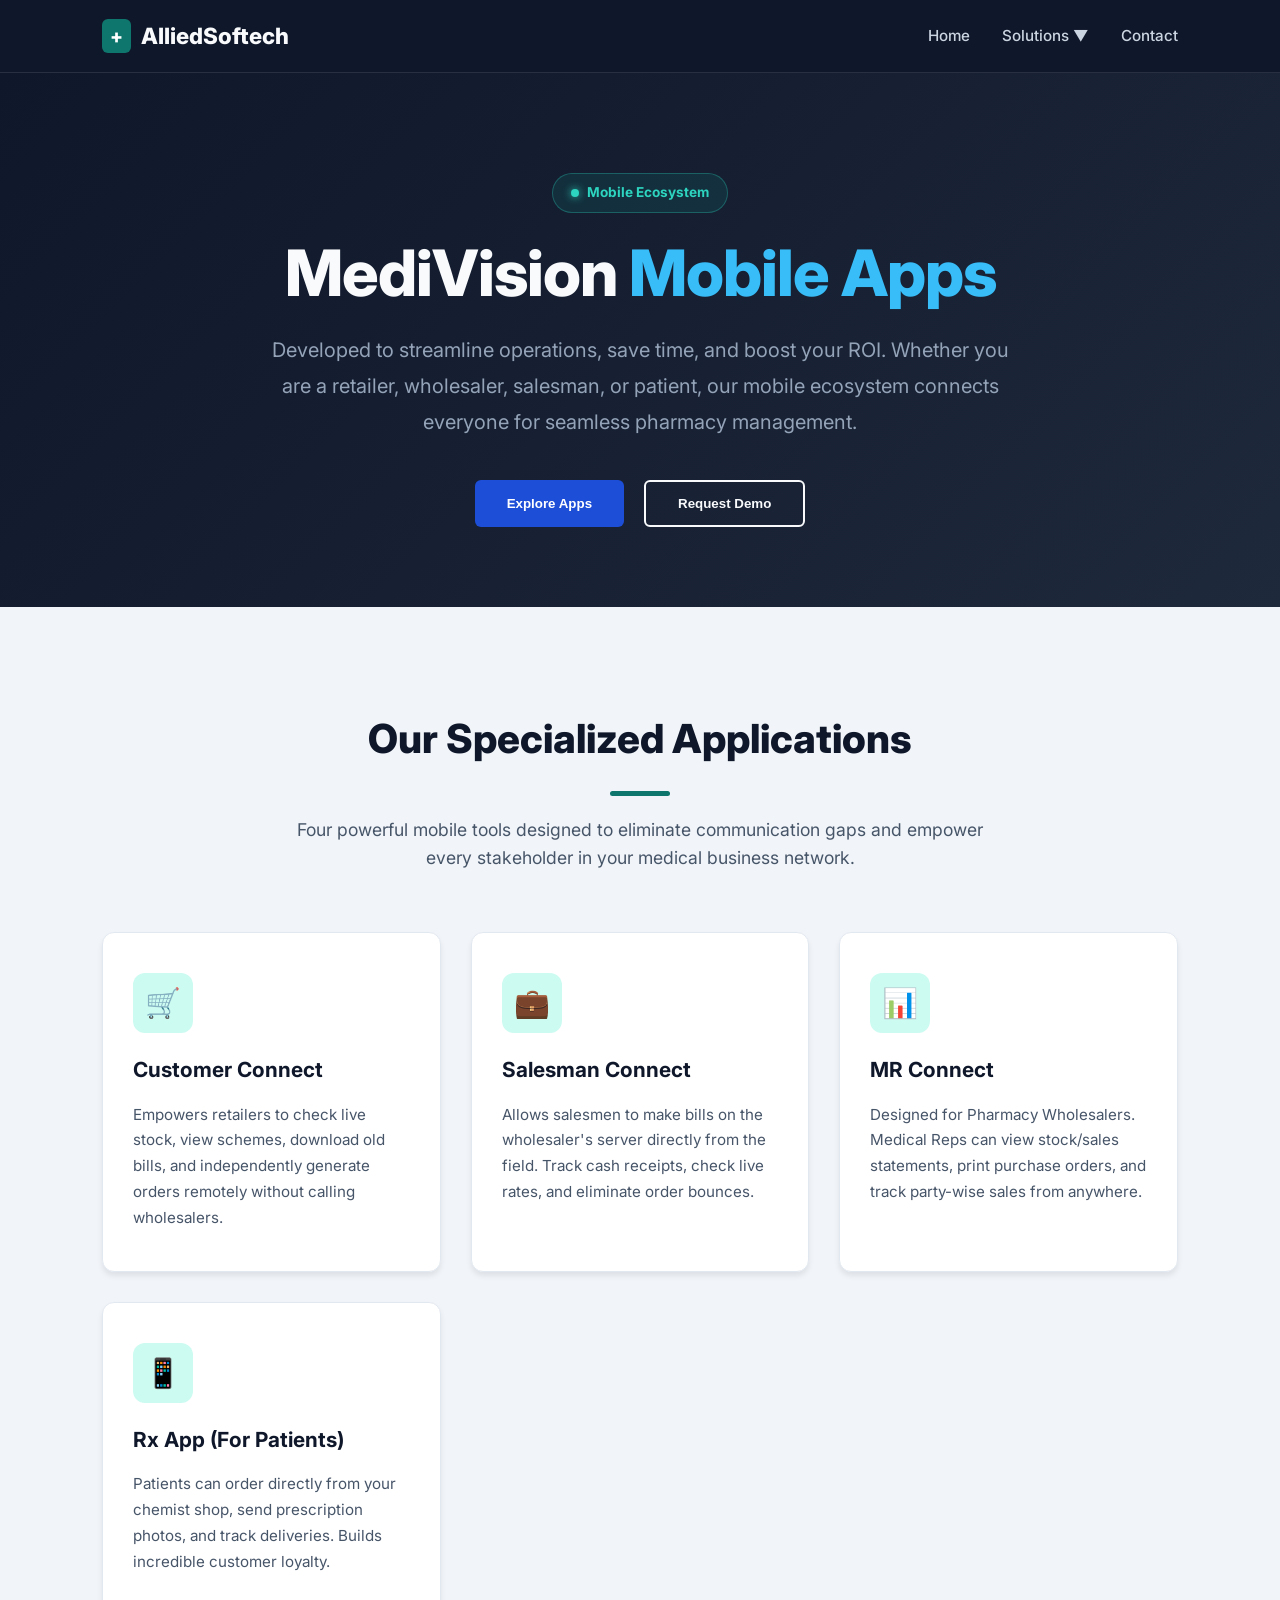
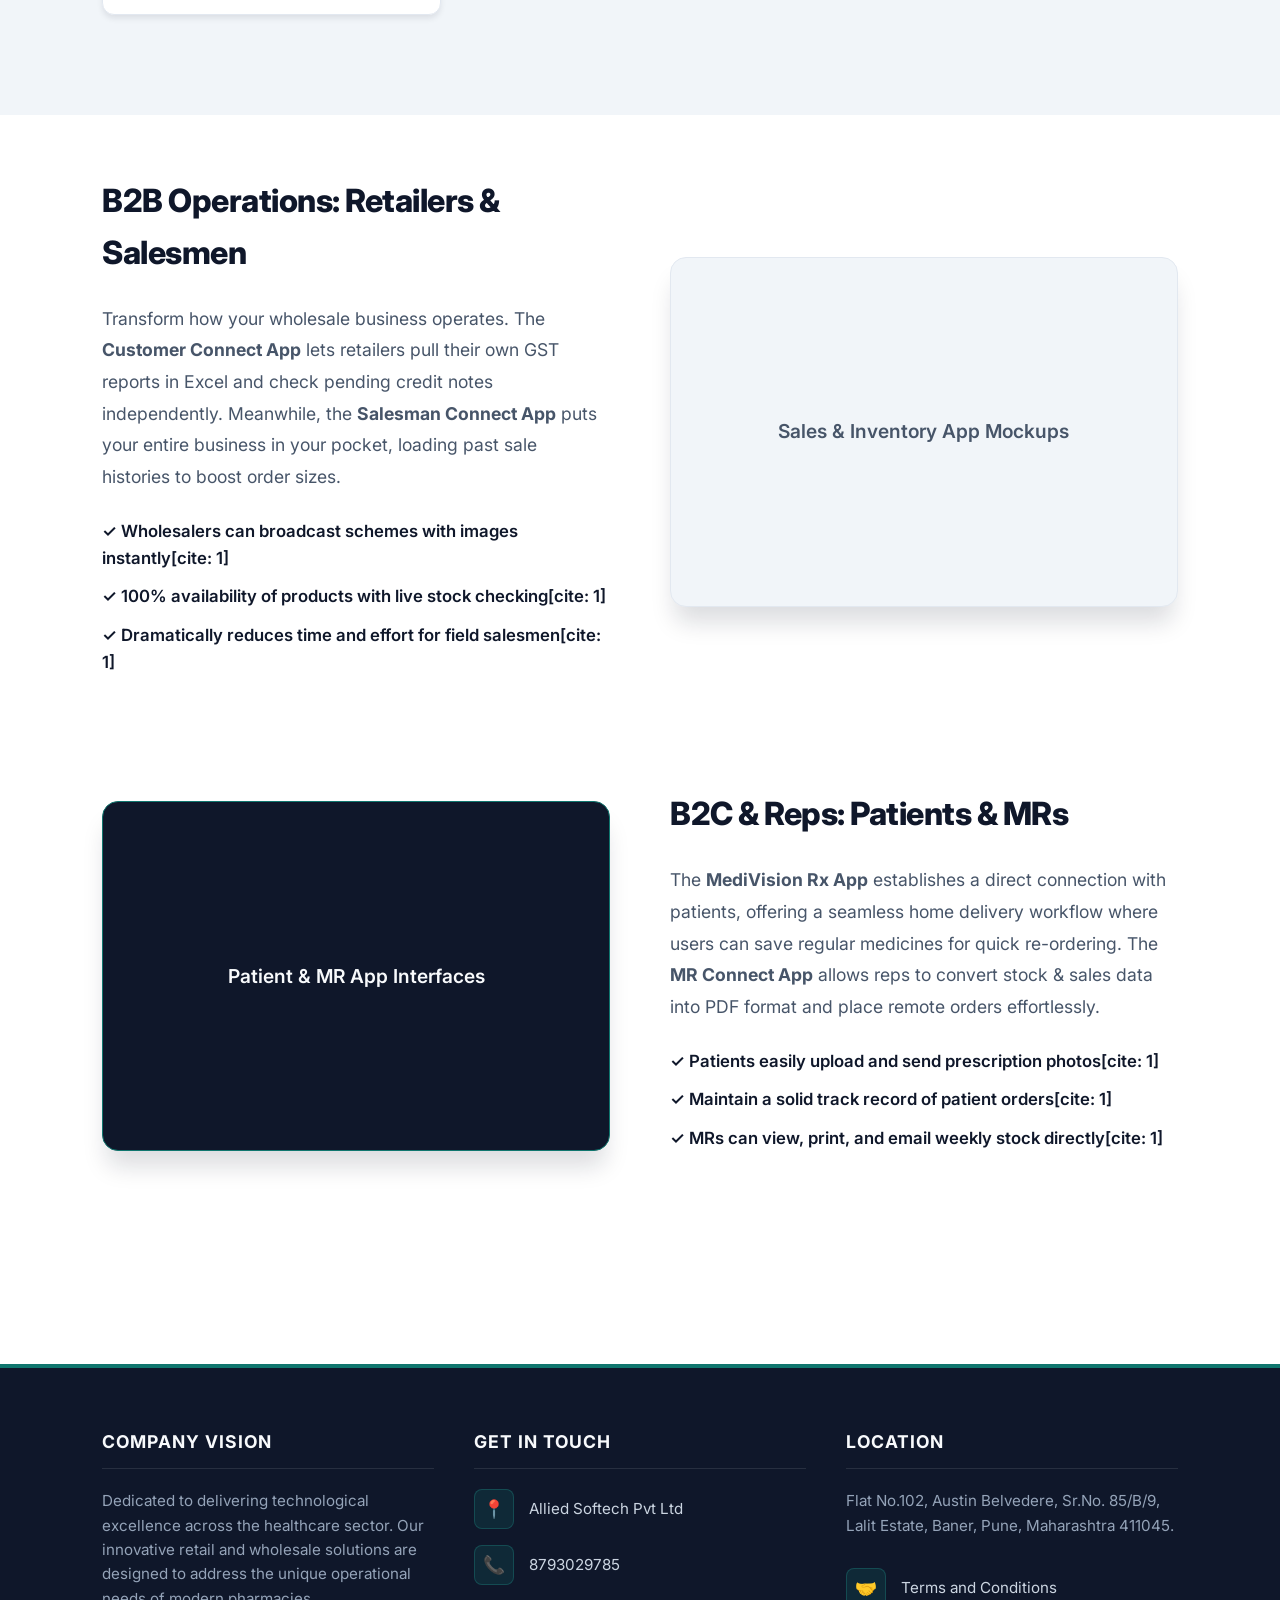
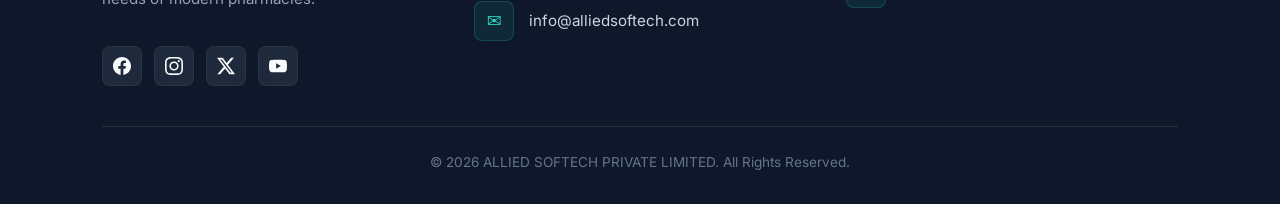
<file: Products/MobileApps/index.html>
<!DOCTYPE html>
<html lang="en">
<head>
    <meta charset="UTF-8">
    <meta name="viewport" content="width=device-width, initial-scale=1.0">
    <title>MediVision Mobile Apps - Allied Softech</title>
    <link href="https://fonts.googleapis.com/css2?family=Inter:wght@400;500;600;700;800&display=swap" rel="stylesheet">
    <link rel="stylesheet" href="styles.css">
</head>
<body>

    <!-- EXACT NAVIGATION PROVIDED -->
    <nav class="main-nav">
        <div class="nav-brand">
            <span class="brand-icon">+</span> AlliedSoftech
        </div>
        <ul class="nav-menu">
            <li><a href="../../Home/index.html">Home</a></li>
            <li class="dropdown-wrapper">
                <a href="#">Solutions ▼</a>
                <div class="dropdown-menu">
                    <a href="./index.html">MediVision Gold Retail</a>
    <a href="../Platinum/index.html">MediVision Wholesale</a>
    <a href="../MobileApps/index.html">Mobile Apps</a>
                </div>
            </li>
           
<li><a href="../../ContactUs/index.html">Contact</a></li>
        </ul>
    </nav>

    <!-- Animated Hero Section -->
    <header class="product-hero animate-fade-in">
        <div class="hero-content">
            <div class="trust-badge animate-slide-up delay-1">
                <span class="dot"></span> Mobile Ecosystem
            </div>
            <h1 class="animate-slide-up delay-2">MediVision <span class="text-gradient">Mobile Apps</span></h1>
            <p class="animate-slide-up delay-3">Developed to streamline operations, save time, and boost your ROI. Whether you are a retailer, wholesaler, salesman, or patient, our mobile ecosystem connects everyone for seamless pharmacy management.</p>
            <div class="hero-actions animate-slide-up delay-4">
                <button class="btn-primary">Explore Apps</button>
                <button class="btn-secondary">Request Demo</button>
            </div>
        </div>
    </header>

    <!-- The 4 Apps Grid Section (Staggered Animation) -->
    <section class="features-section">
        <div class="section-header animate-slide-up">
            <h2>Our Specialized Applications</h2>
            <div class="header-underline"></div>
            <p>Four powerful mobile tools designed to eliminate communication gaps and empower every stakeholder in your medical business network.</p>
        </div>
        
        <div class="features-grid">
            <div class="feature-card animate-slide-up delay-1">
                <div class="icon-circle">🛒</div>
                <h3>Customer Connect</h3>
                <p>Empowers retailers to check live stock, view schemes, download old bills, and independently generate orders remotely without calling wholesalers.</p>
            </div>
            <div class="feature-card animate-slide-up delay-2">
                <div class="icon-circle">💼</div>
                <h3>Salesman Connect</h3>
                <p>Allows salesmen to make bills on the wholesaler's server directly from the field. Track cash receipts, check live rates, and eliminate order bounces.</p>
            </div>
            <div class="feature-card animate-slide-up delay-3">
                <div class="icon-circle">📊</div>
                <h3>MR Connect</h3>
                <p>Designed for Pharmacy Wholesalers. Medical Reps can view stock/sales statements, print purchase orders, and track party-wise sales from anywhere.</p>
            </div>
            <div class="feature-card animate-slide-up delay-4">
                <div class="icon-circle">📱</div>
                <h3>Rx App (For Patients)</h3>
                <p>Patients can order directly from your chemist shop, send prescription photos, and track deliveries. Builds incredible customer loyalty.</p>
            </div>
        </div>
    </section>

    <!-- Deep Dive Alternating Details -->
    <section class="details-section">
        <!-- Detail Row 1: B2B Apps -->
        <div class="detail-row animate-slide-up">
            <div class="detail-content">
                <h3>B2B Operations: Retailers & Salesmen</h3>
                <p>Transform how your wholesale business operates. The <strong>Customer Connect App</strong> lets retailers pull their own GST reports in Excel and check pending credit notes independently. Meanwhile, the <strong>Salesman Connect App</strong> puts your entire business in your pocket, loading past sale histories to boost order sizes.</p>
                <ul class="feature-list">
                    <li>✓ Wholesalers can broadcast schemes with images instantly[cite: 1]</li>
                    <li>✓ 100% availability of products with live stock checking[cite: 1]</li>
                    <li>✓ Dramatically reduces time and effort for field salesmen[cite: 1]</li>
                </ul>
            </div>
            <div class="detail-graphic">
                <div class="mockup-placeholder">Sales & Inventory App Mockups</div>
            </div>
        </div>

        <!-- Detail Row 2 (Reversed): B2C & Rep Apps -->
        <div class="detail-row reverse animate-slide-up">
            <div class="detail-content">
                <h3>B2C & Reps: Patients & MRs</h3>
                <p>The <strong>MediVision Rx App</strong> establishes a direct connection with patients, offering a seamless home delivery workflow where users can save regular medicines for quick re-ordering. The <strong>MR Connect App</strong> allows reps to convert stock & sales data into PDF format and place remote orders effortlessly.</p>
                <ul class="feature-list">
                    <li>✓ Patients easily upload and send prescription photos[cite: 1]</li>
                    <li>✓ Maintain a solid track record of patient orders[cite: 1]</li>
                    <li>✓ MRs can view, print, and email weekly stock directly[cite: 1]</li>
                </ul>
            </div>
            <div class="detail-graphic">
                <div class="mockup-placeholder security">Patient & MR App Interfaces</div>
            </div>
        </div>
    </section>
    <style>
  .medical-footer {
    background-color: #0f172a; /* Midnight Blue */
    color: #f8fafc;
    padding: 60px 8% 30px;
    font-family: 'Inter', system-ui, -apple-system, sans-serif;
    border-top: 4px solid #0f766e; /* Deep Clinical Teal */
    box-sizing: border-box;
  }

  .medical-footer *, 
  .medical-footer *::before, 
  .medical-footer *::after {
    box-sizing: inherit;
  }

  .footer-grid {
    display: grid;
    grid-template-columns: repeat(auto-fit, minmax(250px, 1fr));
    gap: 40px;
    margin-bottom: 40px;
  }

  .footer-col {
    display: flex;
    flex-direction: column;
  }

  .footer-col h4 {
    font-size: 1.1rem;
    font-weight: 700;
    margin: 0 0 20px 0;
    padding-bottom: 12px;
    border-bottom: 1px solid rgba(255, 255, 255, 0.1);
    color: #f8fafc;
    text-transform: uppercase;
    letter-spacing: 1px;
  }

  .footer-col p {
    color: #94a3b8; /* Slate gray */
    line-height: 1.6;
    font-size: 0.95rem;
    margin: 0 0 15px 0;
  }

  /* Contact Items Alignment */
  .contact-list {
    display: flex;
    flex-direction: column;
    gap: 16px;
  }

  .contact-item {
    display: flex;
    align-items: center;
    gap: 15px;
  }

  .icon-wrapper {
    background: rgba(15, 118, 110, 0.2); /* Soft teal background */
    color: #2dd4bf; /* Bright teal icon */
    width: 40px;
    height: 40px;
    border-radius: 8px;
    display: inline-flex;
    align-items: center;
    justify-content: center;
    border: 1px solid rgba(45, 212, 191, 0.2);
    flex-shrink: 0;
    font-size: 1.1rem;
  }

  .contact-item p,
  .contact-item a {
    margin: 0;
    color: #cbd5e1;
    font-size: 0.95rem;
    text-decoration: none;
    transition: color 0.2s ease;
  }

  .contact-item a:hover {
    color: #2dd4bf;
  }

  /* Social Links Styling */
  .social-container {
    margin-top: 20px;
    display: flex;
    gap: 12px;
  }

  .social-container a {
    display: inline-flex;
    align-items: center;
    justify-content: center;
    width: 40px;
    height: 40px;
    background: #1e293b;
    color: #f8fafc;
    border-radius: 8px;
    text-decoration: none;
    transition: all 0.3s ease;
    border: 1px solid rgba(255, 255, 255, 0.05);
  }

  .social-container a:hover {
    background: #0f766e;
    transform: translateY(-3px);
    box-shadow: 0 4px 12px rgba(15, 118, 110, 0.4);
  }

  .social-container a svg {
    width: 18px;
    height: 18px;
    fill: currentColor;
    transition: transform 0.3s ease;
  }

  .social-container a:hover svg {
    transform: scale(1.1);
  }

  /* Copyright Section */
  .footer-copyright {
    text-align: center;
    padding-top: 25px;
    border-top: 1px solid rgba(255, 255, 255, 0.1);
    color: #64748b;
    font-size: 0.85rem;
  }
  
  .footer-copyright p {
    margin: 0;
  }
</style>

<footer class="medical-footer">
  <div class="footer-grid">
    <!-- Column 1: Vision & Socials -->
    <div class="footer-col">
      <h4>Company Vision</h4>
      <p>Dedicated to delivering technological excellence across the healthcare sector. Our innovative retail and wholesale solutions are designed to address the unique operational needs of modern pharmacies.</p>
      
      <div class="social-container">
        <!-- Facebook -->
        <a href="https://www.facebook.com/alliedmedivision" target="_blank" rel="noopener noreferrer" title="Facebook">
          <svg viewBox="0 0 24 24" xmlns="http://www.w3.org/2000/svg">
            <path d="M24 12.073c0-6.627-5.373-12-12-12s-12 5.373-12 12c0 5.99 4.388 10.954 10.125 11.854v-8.385H7.078v-3.47h3.047V9.43c0-3.007 1.792-4.669 4.533-4.669 1.312 0 2.686.235 2.686.235v2.953H15.83c-1.491 0-1.956.925-1.956 1.874v2.25h3.328l-.532 3.47h-2.796v8.385C19.612 23.027 24 18.062 24 12.073z"/>
          </svg>
        </a>
        
        <!-- Instagram -->
        <a href="https://www.instagram.com/alliedsoftech/" target="_blank" rel="noopener noreferrer" title="Instagram">
          <svg viewBox="0 0 24 24" xmlns="http://www.w3.org/2000/svg">
            <path d="M12 2.163c3.204 0 3.584.012 4.85.07 3.252.148 4.771 1.691 4.919 4.919.058 1.265.069 1.645.069 4.849 0 3.205-.012 3.584-.069 4.849-.149 3.225-1.664 4.771-4.919 4.919-1.266.058-1.644.07-4.85.07-3.204 0-3.584-.012-4.849-.07-3.26-.149-4.771-1.699-4.919-4.92-.058-1.265-.07-1.644-.07-4.849 0-3.204.013-3.583.07-4.849.149-3.227 1.664-4.771 4.919-4.919 1.266-.057 1.645-.069 4.849-.069zM12 0C8.741 0 8.333.014 7.053.072 2.695.272.273 2.69.073 7.052.014 8.333 0 8.741 0 12c0 3.259.014 3.668.072 4.948.2 4.358 2.618 6.78 6.98 6.98C8.333 23.986 8.741 24 12 24c3.259 0 3.668-.014 4.948-.072 4.354-.2 6.782-2.618 6.979-6.98.059-1.28.073-1.689.073-4.948 0-3.259-.014-3.667-.072-4.947-.196-4.354-2.617-6.78-6.979-6.98C15.668.014 15.259 0 12 0zm0 5.838a6.162 6.162 0 100 12.324 6.162 6.162 0 000-12.324zM12 16a4 4 0 110-8 4 4 0 010 8zm6.406-11.845a1.44 1.44 0 100 2.881 1.44 1.44 0 000-2.881z"/>
          </svg>
        </a>
        
        <!-- X (Twitter) -->
        <a href="https://x.com/Allied_Softech" target="_blank" rel="noopener noreferrer" title="X (Twitter)">
          <svg viewBox="0 0 24 24" xmlns="http://www.w3.org/2000/svg">
            <path d="M18.901 1.153h3.68l-8.04 9.19L24 22.846h-7.406l-5.8-7.584-6.638 7.584H.474l8.6-9.83L0 1.154h7.594l5.243 6.932ZM17.61 20.644h2.039L6.486 3.24H4.298Z"/>
          </svg>
        </a>

        <!-- YouTube -->
        <a href="https://www.youtube.com/user/alliedsoftechpune/videos" target="_blank" rel="noopener noreferrer" title="YouTube">
          <svg viewBox="0 0 24 24" xmlns="http://www.w3.org/2000/svg">
            <path d="M23.498 6.186a3.016 3.016 0 0 0-2.122-2.136C19.505 3.545 12 3.545 12 3.545s-7.505 0-9.377.505A3.017 3.017 0 0 0 .502 6.186C0 8.07 0 12 0 12s0 3.93.502 5.814a3.016 3.016 0 0 0 2.122 2.136c1.871.505 9.376.505 9.376.505s7.505 0 9.377-.505a3.015 3.015 0 0 0 2.122-2.136C24 15.93 24 12 24 12s0-3.93-.502-5.814zM9.545 15.568V8.432L15.818 12l-6.273 3.568z"/>
          </svg>
        </a>
      </div>
    </div>

    <!-- Column 2: Contact Details -->
    <div class="footer-col">
      <h4>Get in Touch</h4>
      <div class="contact-list">
        <div class="contact-item">
          <div class="icon-wrapper">📍</div>
          <p>Allied Softech Pvt Ltd</p>
        </div>
        <div class="contact-item">
          <div class="icon-wrapper">📞</div>
          <p><a href="tel:8793029785">8793029785</a></p>
        </div>
        <div class="contact-item">
          <div class="icon-wrapper">✉️</div>
          <p><a href="mailto:info@alliedsoftech.com">info@alliedsoftech.com</a></p>
        </div>
      </div>
    </div>

    <!-- Column 3: Location & Info -->
    <div class="footer-col">
      <h4>Location</h4>
      <p>Flat No.102, Austin Belvedere, Sr.No. 85/B/9, Lalit Estate, Baner, Pune, Maharashtra 411045.</p>
      <div class="contact-list" style="margin-top: 15px;">
        <div class="contact-item">
          <div class="icon-wrapper">🤝</div>
          <p><a href="#">Terms and Conditions</a></p>
        </div>
      </div>
    </div>
  </div>

  <!-- Footer Copyright -->
  <div class="footer-copyright">
    <p>&copy; 2026 ALLIED SOFTECH PRIVATE LIMITED. All Rights Reserved.</p>
  </div>
</footer>

    <!-- PASTE GLOBAL FOOTER HERE -->
</body>
</html>
</file>
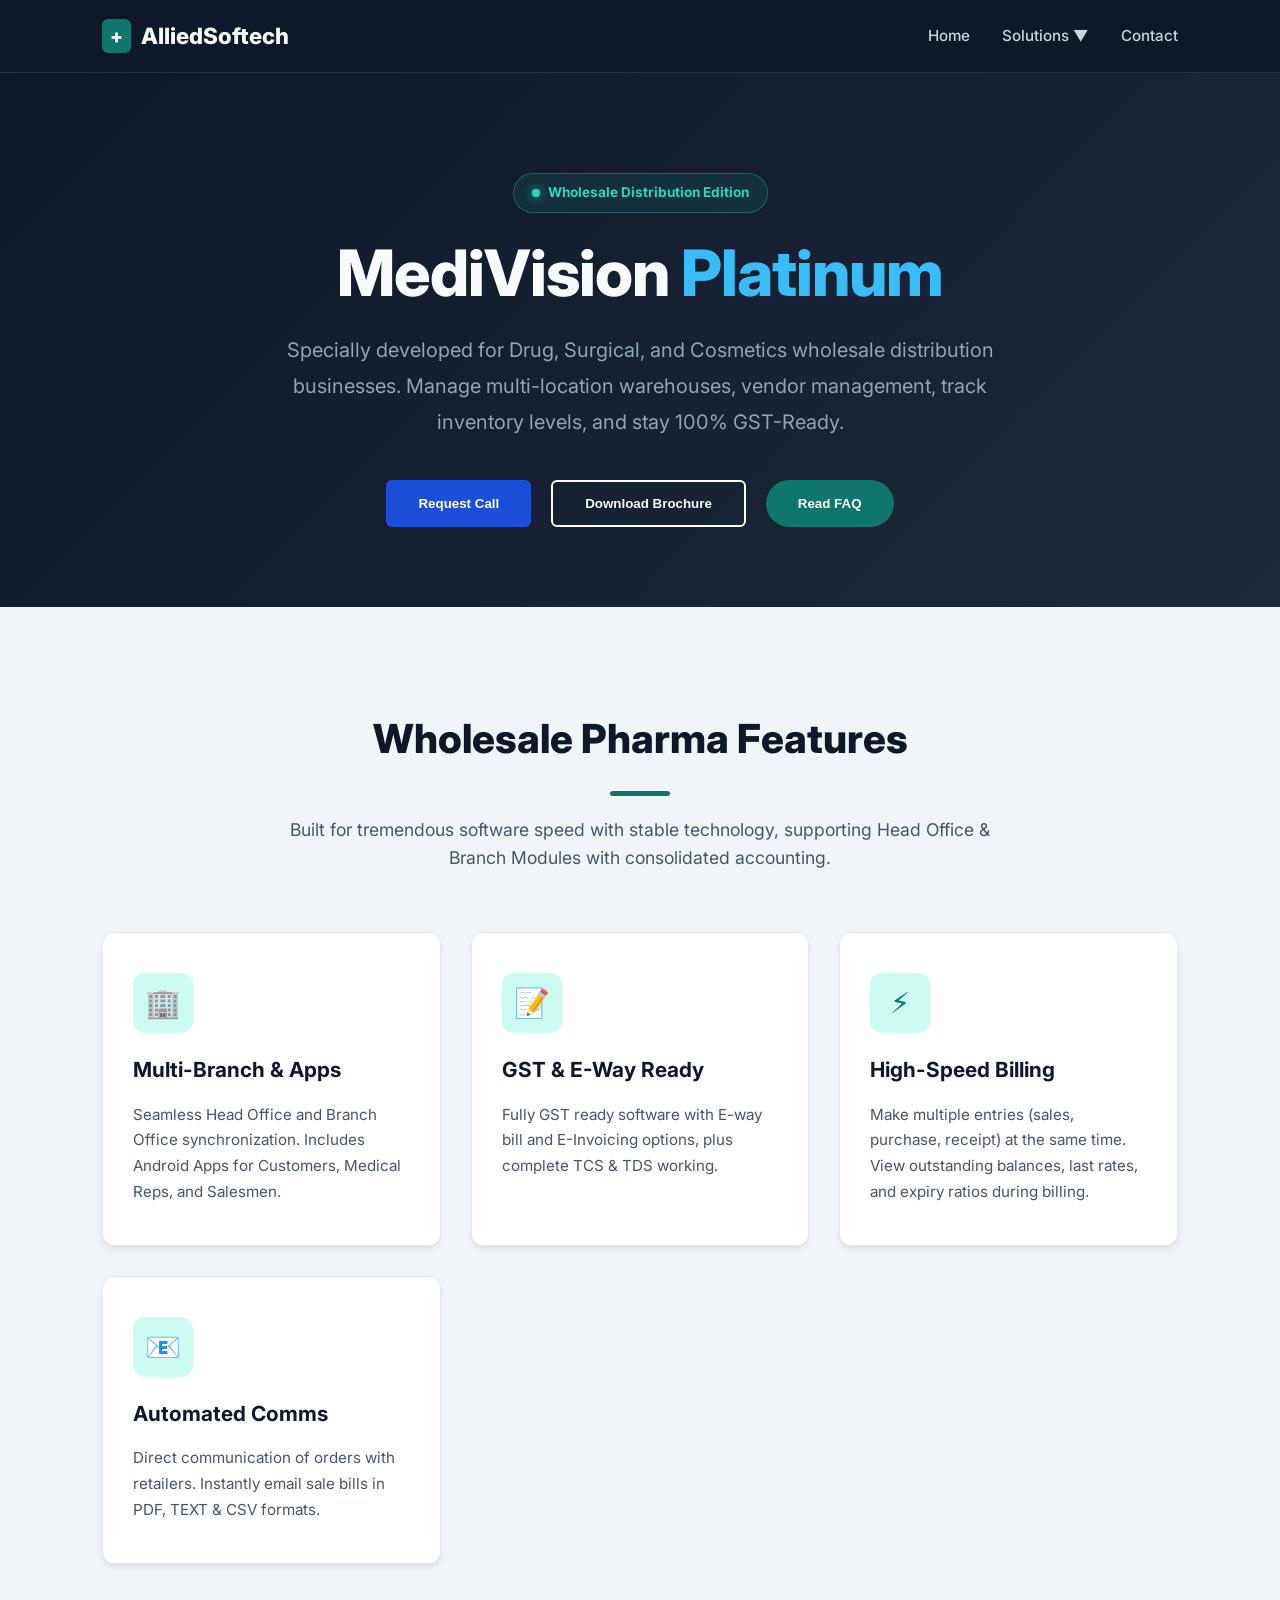
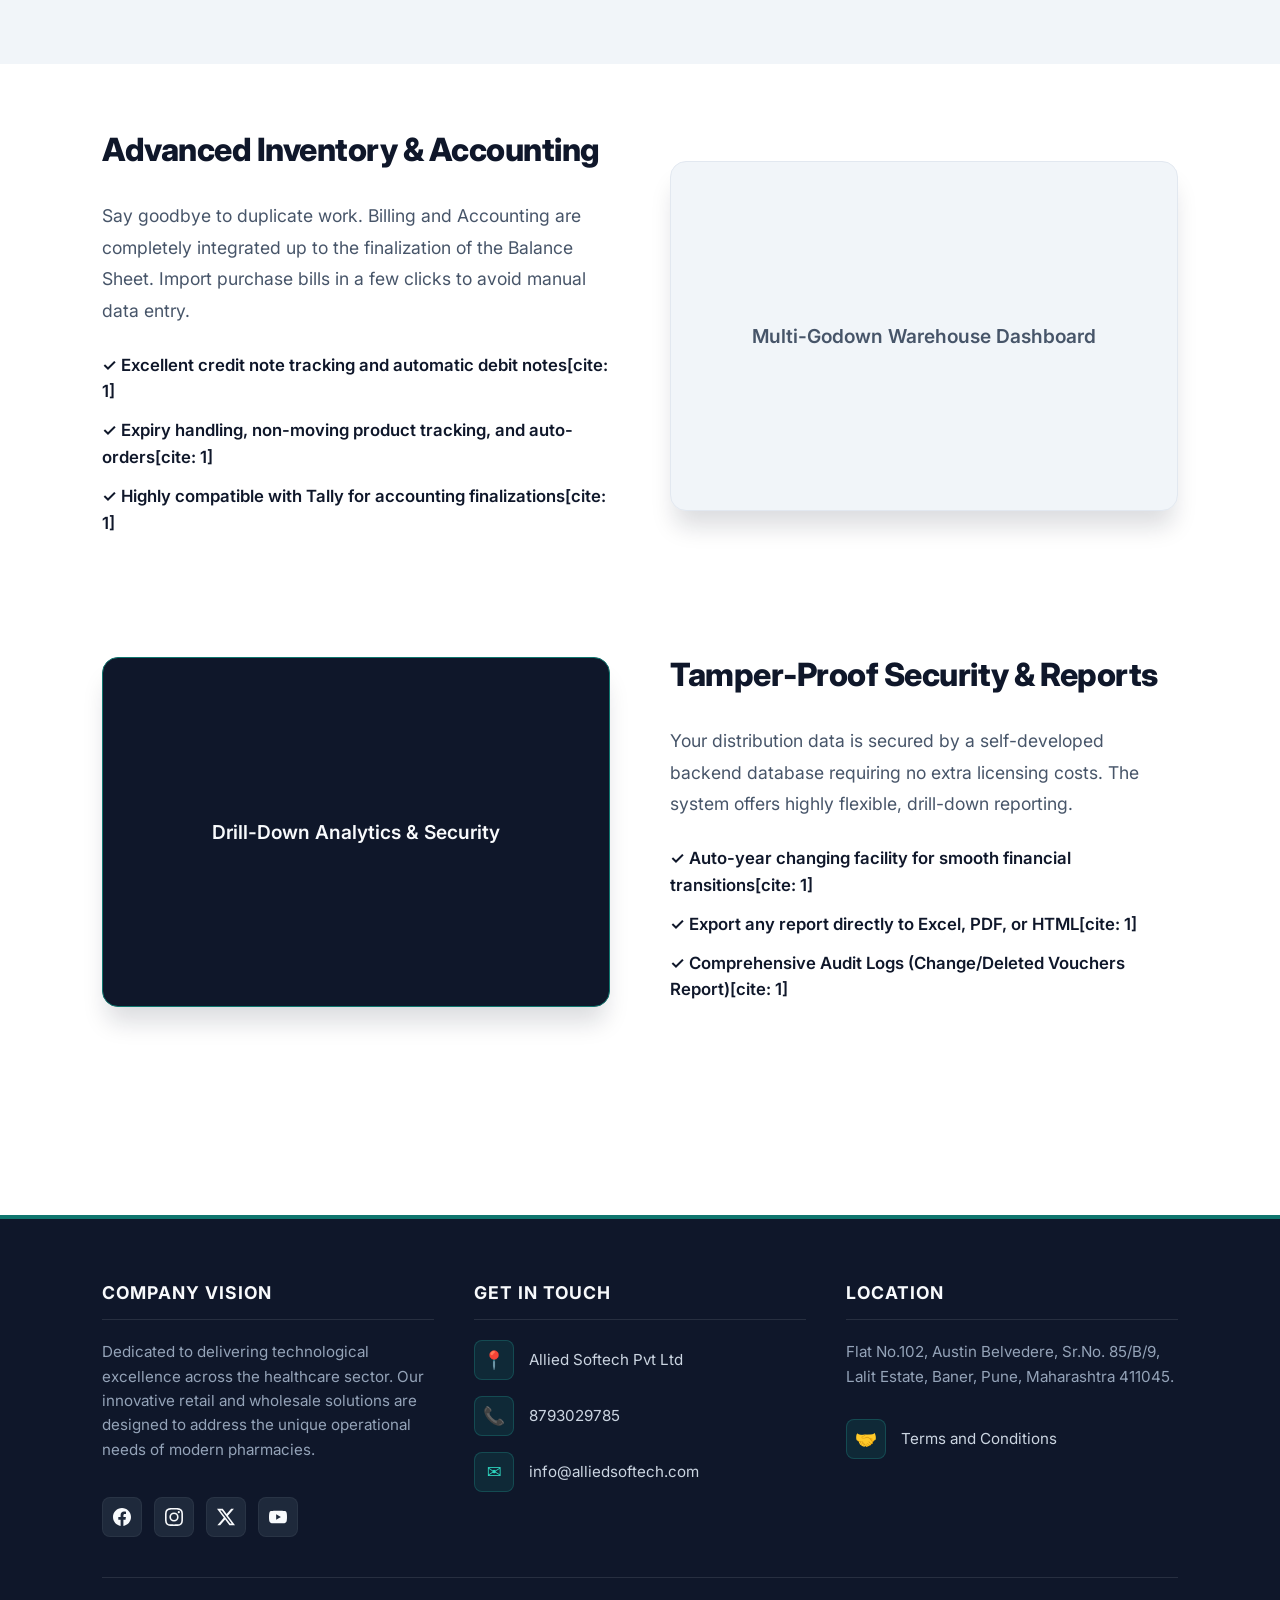
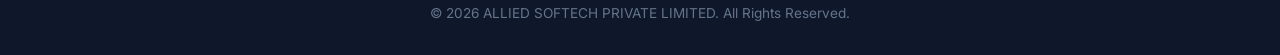
<file: Products/Platinum/index.html>
<!DOCTYPE html>
<html lang="en">
<head>
    <meta charset="UTF-8">
    <meta name="viewport" content="width=device-width, initial-scale=1.0">
    <title>MediVision Platinum Wholesale - Allied Softech</title>
    <link href="https://fonts.googleapis.com/css2?family=Inter:wght@400;500;600;700;800&display=swap" rel="stylesheet">
    <link rel="stylesheet" href="styles.css">
</head>
<body>

    <!-- EXACT NAVIGATION PROVIDED -->
    <nav class="main-nav">
        <div class="nav-brand">
            <span class="brand-icon">+</span> AlliedSoftech
        </div>
        <ul class="nav-menu">
            <li><a href="../../Home/index.html">Home</a></li>
            <li class="dropdown-wrapper">
                <a href="#">Solutions ▼</a>
                <div class="dropdown-menu">
                    <a href="./index.html">MediVision Gold Retail</a>
    <a href="../Platinum/index.html">MediVision Wholesale</a>
    <a href="../MobileApps/index.html">Mobile Apps</a>
                </div>
            </li>
            
<li><a href="../../ContactUs/index.html">Contact</a></li>
        </ul>
    </nav>

    <!-- Animated Hero Section -->
    <header class="product-hero animate-fade-in">
        <div class="hero-content">
            <div class="trust-badge animate-slide-up delay-1">
                <span class="dot"></span> Wholesale Distribution Edition
            </div>
            <h1 class="animate-slide-up delay-2">MediVision <span class="text-gradient">Platinum</span></h1>
            <p class="animate-slide-up delay-3">Specially developed for Drug, Surgical, and Cosmetics wholesale distribution businesses. Manage multi-location warehouses, vendor management, track inventory levels, and stay 100% GST-Ready.</p>
            <div class="hero-actions animate-slide-up delay-4">
                <button class="btn-primary">Request Call</button>
                <button class="btn-secondary">Download Brochure</button>
                <button class="btn-pill">Read FAQ</button>
            </div>
        </div>
    </header>

    <!-- Key Features Grid (Staggered Animation) -->
    <section class="features-section">
        <div class="section-header animate-slide-up">
            <h2>Wholesale Pharma Features</h2>
            <div class="header-underline"></div>
            <p>Built for tremendous software speed with stable technology, supporting Head Office & Branch Modules with consolidated accounting.</p>
        </div>
        
        <div class="features-grid">
            <div class="feature-card animate-slide-up delay-1">
                <div class="icon-circle">🏢</div>
                <h3>Multi-Branch & Apps</h3>
                <p>Seamless Head Office and Branch Office synchronization. Includes Android Apps for Customers, Medical Reps, and Salesmen.</p>
            </div>
            <div class="feature-card animate-slide-up delay-2">
                <div class="icon-circle">📝</div>
                <h3>GST & E-Way Ready</h3>
                <p>Fully GST ready software with E-way bill and E-Invoicing options, plus complete TCS & TDS working.</p>
            </div>
            <div class="feature-card animate-slide-up delay-3">
                <div class="icon-circle">⚡</div>
                <h3>High-Speed Billing</h3>
                <p>Make multiple entries (sales, purchase, receipt) at the same time. View outstanding balances, last rates, and expiry ratios during billing.</p>
            </div>
            <div class="feature-card animate-slide-up delay-4">
                <div class="icon-circle">📧</div>
                <h3>Automated Comms</h3>
                <p>Direct communication of orders with retailers. Instantly email sale bills in PDF, TEXT & CSV formats.</p>
            </div>
        </div>
    </section>

    <!-- Deep Dive Alternating Details -->
    <section class="details-section">
        <!-- Detail Row 1 -->
        <div class="detail-row animate-slide-up">
            <div class="detail-content">
                <h3>Advanced Inventory & Accounting</h3>
                <p>Say goodbye to duplicate work. Billing and Accounting are completely integrated up to the finalization of the Balance Sheet. Import purchase bills in a few clicks to avoid manual data entry.</p>
                <ul class="feature-list">
                    <li>✓ Excellent credit note tracking and automatic debit notes[cite: 1]</li>
                    <li>✓ Expiry handling, non-moving product tracking, and auto-orders[cite: 1]</li>
                    <li>✓ Highly compatible with Tally for accounting finalizations[cite: 1]</li>
                </ul>
            </div>
            <div class="detail-graphic">
                <div class="mockup-placeholder">Multi-Godown Warehouse Dashboard</div>
            </div>
        </div>

        <!-- Detail Row 2 (Reversed) -->
        <div class="detail-row reverse animate-slide-up">
            <div class="detail-content">
                <h3>Tamper-Proof Security & Reports</h3>
                <p>Your distribution data is secured by a self-developed backend database requiring no extra licensing costs. The system offers highly flexible, drill-down reporting.</p>
                <ul class="feature-list">
                    <li>✓ Auto-year changing facility for smooth financial transitions[cite: 1]</li>
                    <li>✓ Export any report directly to Excel, PDF, or HTML[cite: 1]</li>
                    <li>✓ Comprehensive Audit Logs (Change/Deleted Vouchers Report)[cite: 1]</li>
                </ul>
            </div>
            <div class="detail-graphic">
                <div class="mockup-placeholder security">Drill-Down Analytics & Security</div>
            </div>
        </div>
    </section>
    <style>
  .medical-footer {
    background-color: #0f172a; /* Midnight Blue */
    color: #f8fafc;
    padding: 60px 8% 30px;
    font-family: 'Inter', system-ui, -apple-system, sans-serif;
    border-top: 4px solid #0f766e; /* Deep Clinical Teal */
    box-sizing: border-box;
  }

  .medical-footer *, 
  .medical-footer *::before, 
  .medical-footer *::after {
    box-sizing: inherit;
  }

  .footer-grid {
    display: grid;
    grid-template-columns: repeat(auto-fit, minmax(250px, 1fr));
    gap: 40px;
    margin-bottom: 40px;
  }

  .footer-col {
    display: flex;
    flex-direction: column;
  }

  .footer-col h4 {
    font-size: 1.1rem;
    font-weight: 700;
    margin: 0 0 20px 0;
    padding-bottom: 12px;
    border-bottom: 1px solid rgba(255, 255, 255, 0.1);
    color: #f8fafc;
    text-transform: uppercase;
    letter-spacing: 1px;
  }

  .footer-col p {
    color: #94a3b8; /* Slate gray */
    line-height: 1.6;
    font-size: 0.95rem;
    margin: 0 0 15px 0;
  }

  /* Contact Items Alignment */
  .contact-list {
    display: flex;
    flex-direction: column;
    gap: 16px;
  }

  .contact-item {
    display: flex;
    align-items: center;
    gap: 15px;
  }

  .icon-wrapper {
    background: rgba(15, 118, 110, 0.2); /* Soft teal background */
    color: #2dd4bf; /* Bright teal icon */
    width: 40px;
    height: 40px;
    border-radius: 8px;
    display: inline-flex;
    align-items: center;
    justify-content: center;
    border: 1px solid rgba(45, 212, 191, 0.2);
    flex-shrink: 0;
    font-size: 1.1rem;
  }

  .contact-item p,
  .contact-item a {
    margin: 0;
    color: #cbd5e1;
    font-size: 0.95rem;
    text-decoration: none;
    transition: color 0.2s ease;
  }

  .contact-item a:hover {
    color: #2dd4bf;
  }

  /* Social Links Styling */
  .social-container {
    margin-top: 20px;
    display: flex;
    gap: 12px;
  }

  .social-container a {
    display: inline-flex;
    align-items: center;
    justify-content: center;
    width: 40px;
    height: 40px;
    background: #1e293b;
    color: #f8fafc;
    border-radius: 8px;
    text-decoration: none;
    transition: all 0.3s ease;
    border: 1px solid rgba(255, 255, 255, 0.05);
  }

  .social-container a:hover {
    background: #0f766e;
    transform: translateY(-3px);
    box-shadow: 0 4px 12px rgba(15, 118, 110, 0.4);
  }

  .social-container a svg {
    width: 18px;
    height: 18px;
    fill: currentColor;
    transition: transform 0.3s ease;
  }

  .social-container a:hover svg {
    transform: scale(1.1);
  }

  /* Copyright Section */
  .footer-copyright {
    text-align: center;
    padding-top: 25px;
    border-top: 1px solid rgba(255, 255, 255, 0.1);
    color: #64748b;
    font-size: 0.85rem;
  }
  
  .footer-copyright p {
    margin: 0;
  }
</style>

<footer class="medical-footer">
  <div class="footer-grid">
    <!-- Column 1: Vision & Socials -->
    <div class="footer-col">
      <h4>Company Vision</h4>
      <p>Dedicated to delivering technological excellence across the healthcare sector. Our innovative retail and wholesale solutions are designed to address the unique operational needs of modern pharmacies.</p>
      
      <div class="social-container">
        <!-- Facebook -->
        <a href="https://www.facebook.com/alliedmedivision" target="_blank" rel="noopener noreferrer" title="Facebook">
          <svg viewBox="0 0 24 24" xmlns="http://www.w3.org/2000/svg">
            <path d="M24 12.073c0-6.627-5.373-12-12-12s-12 5.373-12 12c0 5.99 4.388 10.954 10.125 11.854v-8.385H7.078v-3.47h3.047V9.43c0-3.007 1.792-4.669 4.533-4.669 1.312 0 2.686.235 2.686.235v2.953H15.83c-1.491 0-1.956.925-1.956 1.874v2.25h3.328l-.532 3.47h-2.796v8.385C19.612 23.027 24 18.062 24 12.073z"/>
          </svg>
        </a>
        
        <!-- Instagram -->
        <a href="https://www.instagram.com/alliedsoftech/" target="_blank" rel="noopener noreferrer" title="Instagram">
          <svg viewBox="0 0 24 24" xmlns="http://www.w3.org/2000/svg">
            <path d="M12 2.163c3.204 0 3.584.012 4.85.07 3.252.148 4.771 1.691 4.919 4.919.058 1.265.069 1.645.069 4.849 0 3.205-.012 3.584-.069 4.849-.149 3.225-1.664 4.771-4.919 4.919-1.266.058-1.644.07-4.85.07-3.204 0-3.584-.012-4.849-.07-3.26-.149-4.771-1.699-4.919-4.92-.058-1.265-.07-1.644-.07-4.849 0-3.204.013-3.583.07-4.849.149-3.227 1.664-4.771 4.919-4.919 1.266-.057 1.645-.069 4.849-.069zM12 0C8.741 0 8.333.014 7.053.072 2.695.272.273 2.69.073 7.052.014 8.333 0 8.741 0 12c0 3.259.014 3.668.072 4.948.2 4.358 2.618 6.78 6.98 6.98C8.333 23.986 8.741 24 12 24c3.259 0 3.668-.014 4.948-.072 4.354-.2 6.782-2.618 6.979-6.98.059-1.28.073-1.689.073-4.948 0-3.259-.014-3.667-.072-4.947-.196-4.354-2.617-6.78-6.979-6.98C15.668.014 15.259 0 12 0zm0 5.838a6.162 6.162 0 100 12.324 6.162 6.162 0 000-12.324zM12 16a4 4 0 110-8 4 4 0 010 8zm6.406-11.845a1.44 1.44 0 100 2.881 1.44 1.44 0 000-2.881z"/>
          </svg>
        </a>
        
        <!-- X (Twitter) -->
        <a href="https://x.com/Allied_Softech" target="_blank" rel="noopener noreferrer" title="X (Twitter)">
          <svg viewBox="0 0 24 24" xmlns="http://www.w3.org/2000/svg">
            <path d="M18.901 1.153h3.68l-8.04 9.19L24 22.846h-7.406l-5.8-7.584-6.638 7.584H.474l8.6-9.83L0 1.154h7.594l5.243 6.932ZM17.61 20.644h2.039L6.486 3.24H4.298Z"/>
          </svg>
        </a>

        <!-- YouTube -->
        <a href="https://www.youtube.com/user/alliedsoftechpune/videos" target="_blank" rel="noopener noreferrer" title="YouTube">
          <svg viewBox="0 0 24 24" xmlns="http://www.w3.org/2000/svg">
            <path d="M23.498 6.186a3.016 3.016 0 0 0-2.122-2.136C19.505 3.545 12 3.545 12 3.545s-7.505 0-9.377.505A3.017 3.017 0 0 0 .502 6.186C0 8.07 0 12 0 12s0 3.93.502 5.814a3.016 3.016 0 0 0 2.122 2.136c1.871.505 9.376.505 9.376.505s7.505 0 9.377-.505a3.015 3.015 0 0 0 2.122-2.136C24 15.93 24 12 24 12s0-3.93-.502-5.814zM9.545 15.568V8.432L15.818 12l-6.273 3.568z"/>
          </svg>
        </a>
      </div>
    </div>

    <!-- Column 2: Contact Details -->
    <div class="footer-col">
      <h4>Get in Touch</h4>
      <div class="contact-list">
        <div class="contact-item">
          <div class="icon-wrapper">📍</div>
          <p>Allied Softech Pvt Ltd</p>
        </div>
        <div class="contact-item">
          <div class="icon-wrapper">📞</div>
          <p><a href="tel:8793029785">8793029785</a></p>
        </div>
        <div class="contact-item">
          <div class="icon-wrapper">✉️</div>
          <p><a href="mailto:info@alliedsoftech.com">info@alliedsoftech.com</a></p>
        </div>
      </div>
    </div>

    <!-- Column 3: Location & Info -->
    <div class="footer-col">
      <h4>Location</h4>
      <p>Flat No.102, Austin Belvedere, Sr.No. 85/B/9, Lalit Estate, Baner, Pune, Maharashtra 411045.</p>
      <div class="contact-list" style="margin-top: 15px;">
        <div class="contact-item">
          <div class="icon-wrapper">🤝</div>
          <p><a href="#">Terms and Conditions</a></p>
        </div>
      </div>
    </div>
  </div>

  <!-- Footer Copyright -->
  <div class="footer-copyright">
    <p>&copy; 2026 ALLIED SOFTECH PRIVATE LIMITED. All Rights Reserved.</p>
  </div>
</footer>

    <!-- PASTE GLOBAL FOOTER HERE -->
</body>
</html>
</file>
<file: styles.css>
/* =========================================
   1. PREMIUM DARK-MEDICAL COLOR PALETTE
========================================= */
:root {
    /* Deep, Serious Backgrounds */
    --bg-main: #f1f5f9;       /* Slate tinted off-white for body */
    --bg-white: #ffffff;      /* Pure white for cards */
    --bg-midnight: #0f172a;   /* Deep slate/navy for Hero & Footer */
    --bg-slate: #1e293b;      /* Secondary dark UI elements */
    
    /* Authoritative Text Colors */
    --text-dark: #0f172a;     /* Near black for headings */
    --text-muted: #475569;    /* Medium slate for paragraphs */
    --text-light: #f8fafc;    /* Off-white for text on dark backgrounds */
    
    /* Medical Accents */
    --brand-blue: #1d4ed8;    /* Royal Blue for primary actions */
    --brand-teal: #0f766e;    /* Deep Clinical Teal for trust/verification */
    --brand-teal-light: #ccfbf1; /* Soft teal background for highlights */
    
    /* UI Elements */
    --badge-bg: rgba(15, 118, 110, 0.2);
    --badge-text: #2dd4bf;
    --shadow-sm: 0 4px 6px -1px rgba(15, 23, 42, 0.1);
    --shadow-lg: 0 20px 25px -5px rgba(15, 23, 42, 0.15);
    --border-subtle: #e2e8f0;
}

/* =========================================
   2. GLOBAL RESETS
========================================= */
* { margin: 0; padding: 0; box-sizing: border-box; }
body { font-family: 'Inter', system-ui, sans-serif; color: var(--text-muted); background: var(--bg-main); line-height: 1.6; }
a { text-decoration: none; }

/* =========================================
   3. DARK NAVIGATION BAR
========================================= */
.main-nav {
    display: flex; justify-content: space-between; align-items: center;
    padding: 18px 8%; background: var(--bg-midnight);
    position: sticky; top: 0; z-index: 100;
    border-bottom: 1px solid rgba(255,255,255,0.1);
}

.nav-brand { font-size: 1.4rem; font-weight: 800; color: var(--text-light); display: flex; align-items: center; gap: 10px; }
.brand-icon { background: var(--brand-teal); color: white; padding: 2px 8px; border-radius: 6px; font-size: 1.2rem; }

.nav-menu { list-style: none; display: flex; gap: 32px; align-items: center; }
.nav-menu a { color: #cbd5e1; font-weight: 500; font-size: 0.95rem; transition: color 0.2s; }
.nav-menu a:hover, .nav-menu a.active { color: var(--bg-white); }

/* Dropdown Menu (Light for contrast) */
.dropdown-wrapper { position: relative; }
.dropdown-menu {
    position: absolute; top: 100%; left: 0; background: var(--bg-white);
    min-width: 240px; border-radius: 8px; box-shadow: var(--shadow-lg);
    opacity: 0; visibility: hidden; transition: all 0.2s ease; transform: translateY(10px);
    border: 1px solid var(--border-subtle);
}
.dropdown-wrapper:hover .dropdown-menu { opacity: 1; visibility: visible; transform: translateY(0); }
.dropdown-menu a { display: block; padding: 12px 20px; color: var(--text-dark); border-bottom: 1px solid var(--border-subtle); }
.dropdown-menu a:hover { background: var(--bg-main); color: var(--brand-blue); }

/* =========================================
   4. BUTTONS
========================================= */
.btn-demo { background: var(--brand-teal); color: white !important; padding: 10px 24px; border-radius: 6px; font-weight: 600; transition: 0.3s; }
.btn-demo:hover { background: #115e59; }

.btn-primary { background: var(--brand-blue); color: white; padding: 14px 32px; border-radius: 6px; font-weight: 600; transition: 0.3s; display: inline-block; border: none; }
.btn-primary:hover { background: #1e40af; box-shadow: var(--shadow-sm); }

.btn-secondary { background: transparent; color: var(--text-light); padding: 14px 32px; border-radius: 6px; font-weight: 600; border: 2px solid var(--text-light); transition: 0.3s; display: inline-block; }
.btn-secondary:hover { background: rgba(255,255,255,0.1); }

.btn-pill { display: inline-block; background: var(--bg-slate); color: var(--bg-white); padding: 12px 30px; border-radius: 6px; font-weight: 600; transition: 0.3s ease; }
.btn-pill:hover { background: var(--brand-blue); box-shadow: var(--shadow-sm); }

/* =========================================
   5. MIDNIGHT HERO SECTION
========================================= */
.hero-banner {
    background: linear-gradient(135deg, var(--bg-midnight) 0%, var(--bg-slate) 100%);
    padding: 90px 8% 60px; text-align: center; overflow: hidden;
    position: relative;
}

/* Subtle grid overlay for tech feel */
.hero-banner::before {
    content: ''; position: absolute; top: 0; left: 0; right: 0; bottom: 0;
    background-image: linear-gradient(rgba(255, 255, 255, 0.03) 1px, transparent 1px), linear-gradient(90deg, rgba(255, 255, 255, 0.03) 1px, transparent 1px);
    background-size: 30px 30px; pointer-events: none;
}

.hero-content { max-width: 800px; margin: 0 auto; display: flex; flex-direction: column; align-items: center; position: relative; z-index: 2; }

.trust-badge {
    background: var(--badge-bg); color: var(--badge-text);
    padding: 8px 18px; border-radius: 30px; font-size: 0.85rem; font-weight: 700;
    display: inline-flex; align-items: center; gap: 8px; margin-bottom: 30px;
    border: 1px solid rgba(45, 212, 191, 0.3); letter-spacing: 0.5px;
}
.trust-badge .dot { width: 8px; height: 8px; background: var(--badge-text); border-radius: 50%; box-shadow: 0 0 8px var(--badge-text); }

.hero-content h1 { font-size: 3.8rem; color: var(--text-light); line-height: 1.15; margin-bottom: 24px; letter-spacing: -0.03em; font-weight: 800; }
.text-gradient { color: #38bdf8; }
.hero-content p { font-size: 1.2rem; color: #94a3b8; max-width: 650px; margin-bottom: 40px; }
.hero-actions { display: flex; gap: 20px; justify-content: center; }

/* Abstract Graphic Representation */
.hero-graphic { margin-top: 60px; display: flex; justify-content: center; position: relative; z-index: 2; }
.mockup-card { background: var(--bg-white); width: 600px; height: 250px; border-radius: 12px 12px 0 0; box-shadow: var(--shadow-lg); position: relative; }
.mockup-header { background: var(--bg-main); height: 30px; border-radius: 12px 12px 0 0; margin: 10px; width: 100px; }
.compliance-badge {
    position: absolute; right: -20px; top: 40px; background: var(--bg-slate); color: var(--text-light);
    padding: 15px 20px; border-radius: 8px; box-shadow: var(--shadow-lg);
    display: flex; align-items: center; gap: 12px; text-align: left;
    border: 1px solid rgba(255,255,255,0.1);
}
.check-icon { background: var(--brand-teal); color: white; width: 32px; height: 32px; display: flex; align-items: center; justify-content: center; border-radius: 50%; font-weight: bold; }

/* =========================================
   6. GLOBAL SECTION LAYOUTS
========================================= */
section { padding: 100px 8%; }
.section-header { text-align: center; margin-bottom: 60px; max-width: 800px; margin-inline: auto; }
.section-header h2 { font-size: 2.5rem; color: var(--text-dark); margin-bottom: 15px; font-weight: 800; letter-spacing: -0.02em; }
.section-header p { color: var(--text-muted); font-size: 1.1rem; line-height: 1.6; }
.header-underline { width: 60px; height: 5px; background: var(--brand-teal); margin: 20px auto 0; border-radius: 3px; }

/* =========================================
   7. PRODUCTS SECTION
========================================= */
.products-section { background: var(--bg-main); }
.products-grid { display: grid; grid-template-columns: repeat(auto-fit, minmax(320px, 1fr)); gap: 30px; }

.product-card {
    background: var(--bg-white); padding: 40px 30px; border-radius: 12px;
    text-align: center; transition: all 0.3s ease;
    border: 1px solid var(--border-subtle); box-shadow: var(--shadow-sm);
}
.product-card:hover { transform: translateY(-8px); box-shadow: var(--shadow-lg); border-color: var(--brand-blue); }

.card-icon-wrapper { display: flex; justify-content: center; margin-bottom: 25px; }
.icon-circle {
    width: 80px; height: 80px; background: var(--brand-teal-light); color: var(--brand-teal);
    border-radius: 12px; display: flex; align-items: center; justify-content: center; font-size: 2.5rem;
}

.product-card h3 { font-size: 1.4rem; color: var(--text-dark); margin-bottom: 15px; font-weight: 700; }
.product-card p { color: var(--text-muted); font-size: 0.95rem; margin-bottom: 30px; line-height: 1.7; }

/* =========================================
   8. WHY US SECTION
========================================= */
.why-us-section {
    padding: 60px 8%;
    background-color: #f8fafc;
    font-family: 'Inter', system-ui, sans-serif;
  }

  .section-header {
    text-align: center;
    margin-bottom: 45px;
  }

  .section-header h2 {
    font-size: 2.2rem;
    color: #0f172a;
    margin-bottom: 12px;
    font-weight: 700;
  }

  .header-underline {
    width: 60px;
    height: 4px;
    background-color: #0f766e;
    margin: 0 auto;
    border-radius: 2px;
  }

  /* Grid layout for the 2 feature boxes */
  .why-grid {
    display: grid;
    grid-template-columns: repeat(auto-fit, minmax(320px, 1fr));
    gap: 30px;
    max-width: 1000px;
    margin: 0 auto;
  }

  .feature-card {
    background: #ffffff;
    padding: 40px 35px;
    border-radius: 16px;
    box-shadow: 0 4px 20px rgba(0, 0, 0, 0.05);
    border: 1px solid #e2e8f0;
    border-top: 4px solid #0f766e;
    display: flex;
    flex-direction: column;
    justify-content: space-between;
    transition: transform 0.3s ease, box-shadow 0.3s ease;
  }

  .feature-card:hover {
    transform: translateY(-5px);
    box-shadow: 0 10px 30px rgba(15, 118, 110, 0.1);
  }

  .feature-card h3 {
    font-size: 1.4rem;
    color: #0f172a;
    margin-top: 0;
    margin-bottom: 18px;
    font-weight: 700;
  }

  .feature-card p {
    color: #475569;
    line-height: 1.7;
    font-size: 0.98rem;
    margin: 0 0 20px 0;
  }

  /* Support Contacts styling inside the box */
  .support-contacts {
    margin-top: auto;
    padding-top: 20px;
    border-top: 1px solid #f1f5f9;
  }

  .support-contacts strong {
    display: block;
    color: #0f172a;
    margin-bottom: 10px;
    font-size: 0.95rem;
    text-transform: uppercase;
    letter-spacing: 0.5px;
  }

  .phone-list {
    display: flex;
    flex-direction: column;
    gap: 8px;
  }

  .phone-list a {
    color: #0f766e;
    text-decoration: none;
    font-weight: 600;
    font-size: 1.05rem;
    display: inline-flex;
    align-items: center;
    gap: 8px;
    width: fit-content;
    transition: color 0.2s ease;
  }

  .phone-list a:hover {
    color: #115e59;
    text-decoration: underline;
  }

  .phone-list a::before {
    content: "📞";
    font-size: 0.9rem;
  }


.feature-card { background: var(--bg-main); padding: 40px; border-radius: 12px; border: 1px solid var(--border-subtle); height: 100%; }
.highlight-bg { background: var(--bg-slate); color: var(--text-light); }
.highlight-bg p { color: #cbd5e1; }
.highlight-bg h3 { color: var(--text-light); }

.feature-card h3 { font-size: 1.5rem; color: var(--text-dark); margin-bottom: 20px; font-weight: 700; }

.support-contacts { margin-top: 25px; padding-top: 20px; border-top: 1px solid var(--border-subtle); }
.support-contacts strong { color: var(--text-dark); display: block; margin-bottom: 10px; }
.support-contacts ul { list-style: none; color: var(--brand-blue); font-weight: 600; }
.support-contacts ul li { margin-bottom: 5px; }

.center-graphic { display: flex; justify-content: center; align-items: center; }
.graphic-circle {
    width: 250px; height: 250px; background: var(--bg-main); border-radius: 50%;
    display: flex; align-items: center; justify-content: center; box-shadow: inset 0 0 20px rgba(0,0,0,0.05);
    border: 10px solid var(--brand-teal-light); color: var(--brand-teal); font-weight: 700;
}

/* =========================================
   9. TESTIMONIALS SECTION
========================================= */
.testimonials-section { background: var(--bg-main); }
.testimonials-grid { display: grid; grid-template-columns: repeat(auto-fit, minmax(400px, 1fr)); gap: 40px; }

.testimonial-card {
    background: var(--bg-white); padding: 40px; border-radius: 12px;
    position: relative; border-left: 5px solid var(--brand-blue);
    box-shadow: var(--shadow-sm);
}

.quote-mark { position: absolute; top: 20px; right: 30px; font-size: 5rem; color: var(--bg-main); font-family: serif; line-height: 1; }
.review-text { font-size: 1.05rem; color: var(--text-dark); font-style: italic; margin-bottom: 30px; position: relative; z-index: 1; line-height: 1.8; }

.client-info { display: flex; align-items: center; gap: 15px; }
.client-avatar { width: 50px; height: 50px; border-radius: 8px; display: flex; align-items: center; justify-content: center; color: white; font-weight: bold; font-size: 1.2rem; }

.bg-teal { background: var(--brand-teal); }
.bg-blue { background: var(--brand-blue); }

.client-info h4 { color: var(--text-dark); font-size: 1rem; margin-bottom: 2px; font-weight: 700; }
.client-info span { color: var(--text-muted); font-size: 0.85rem; }

/* =========================================
   10. GLOBAL FOOTER (Matches Midnight Hero)
========================================= */
.global-footer { background: var(--bg-midnight); color: var(--text-light); padding: 80px 8% 40px; font-family: 'Inter', sans-serif; border-top: 4px solid var(--brand-teal); }
.footer-grid { display: grid; grid-template-columns: repeat(auto-fit, minmax(280px, 1fr)); gap: 50px; margin-bottom: 60px; }
.footer-col h4 { font-size: 1.1rem; font-weight: 700; margin-bottom: 25px; padding-bottom: 12px; border-bottom: 1px solid rgba(255, 255, 255, 0.1); text-transform: uppercase; letter-spacing: 1px; }
.footer-col p { color: #94a3b8; line-height: 1.8; font-size: 0.95rem; }
.contact-item { display: flex; align-items: center; gap: 15px; margin-bottom: 20px; }
.icon-wrapper { background: rgba(255, 255, 255, 0.05); padding: 10px; border-radius: 6px; display: flex; align-items: center; justify-content: center; border: 1px solid rgba(255, 255, 255, 0.1); color: var(--brand-teal); }
.footer-copyright { text-align: center; padding-top: 30px; border-top: 1px solid rgba(255, 255, 255, 0.1); color: #64748b; font-size: 0.85rem; }

/* Responsive adjustments */
@media (max-width: 992px) {
    .why-grid { grid-template-columns: 1fr; }
    .center-graphic { order: -1; margin-bottom: 30px; }
    .hero-banner { padding: 40px 5%; }
    .hero-content h1 { font-size: 2.5rem; }
    .nav-menu { display: none; }
}
</file>
<file: ContactUs/styles.css>
/* =========================================
   1. PREMIUM DARK THEME VARIABLES
========================================= */
:root {
    --bg-main: #f1f5f9;
    --bg-white: #ffffff;
    --bg-midnight: #0f172a;
    --bg-slate: #1e293b;
    
    --text-dark: #0f172a;
    --text-muted: #475569;
    --text-light: #f8fafc;
    
    --brand-blue: #1d4ed8;
    --brand-teal: #0f766e;
    --brand-teal-light: #ccfbf1;
    
    --badge-bg: rgba(15, 118, 110, 0.2);
    --badge-text: #2dd4bf;
    --shadow-sm: 0 4px 6px -1px rgba(15, 23, 42, 0.1);
    --shadow-lg: 0 20px 25px -5px rgba(15, 23, 42, 0.15);
    --border-subtle: #e2e8f0;
}

* { margin: 0; padding: 0; box-sizing: border-box; }
body { font-family: 'Inter', system-ui, sans-serif; color: var(--text-muted); background: var(--bg-main); line-height: 1.6; overflow-x: hidden; }
a { text-decoration: none; }

/* Animations */
@keyframes fadeIn { from { opacity: 0; } to { opacity: 1; } }
@keyframes slideUp { from { opacity: 0; transform: translateY(40px); } to { opacity: 1; transform: translateY(0); } }
.animate-fade-in { animation: fadeIn 1s ease-out forwards; }
.animate-slide-up { opacity: 0; animation: slideUp 0.8s cubic-bezier(0.16, 1, 0.3, 1) forwards; }
.delay-1 { animation-delay: 0.1s; }
.delay-2 { animation-delay: 0.2s; }
.delay-3 { animation-delay: 0.3s; }
.delay-4 { animation-delay: 0.4s; }

/* Navigation */
.main-nav { display: flex; justify-content: space-between; align-items: center; padding: 18px 8%; background: var(--bg-midnight); border-bottom: 1px solid rgba(255,255,255,0.1); position: sticky; top: 0; z-index: 100; }
.nav-brand { font-size: 1.4rem; font-weight: 800; color: var(--text-light); display: flex; align-items: center; gap: 10px; }
.brand-icon { background: var(--brand-teal); color: white; padding: 2px 8px; border-radius: 6px; font-size: 1.2rem; }
.nav-menu { list-style: none; display: flex; gap: 32px; align-items: center; }
.nav-menu a { color: #cbd5e1; font-weight: 500; font-size: 0.95rem; transition: color 0.2s; }
.nav-menu a:hover, .nav-menu a.active { color: var(--bg-white); }
.dropdown-wrapper { position: relative; }
.dropdown-menu { position: absolute; top: 100%; left: 0; background: var(--bg-white); min-width: 240px; border-radius: 8px; box-shadow: var(--shadow-lg); opacity: 0; visibility: hidden; transition: all 0.2s ease; transform: translateY(10px); }
.dropdown-wrapper:hover .dropdown-menu { opacity: 1; visibility: visible; transform: translateY(0); }
.dropdown-menu a { display: block; padding: 12px 20px; color: var(--text-dark); border-bottom: 1px solid var(--border-subtle); }
.dropdown-menu a:hover { background: var(--bg-main); color: var(--brand-blue); }

/* Hero Section */
.product-hero { background: linear-gradient(135deg, var(--bg-midnight) 0%, var(--bg-slate) 100%); padding: 100px 8% 80px; text-align: center; overflow: hidden; position: relative; }
.hero-content { max-width: 900px; margin: 0 auto; display: flex; flex-direction: column; align-items: center; }
.trust-badge { background: var(--badge-bg); color: var(--badge-text); padding: 8px 18px; border-radius: 30px; font-size: 0.85rem; font-weight: 700; display: inline-flex; align-items: center; gap: 8px; margin-bottom: 25px; border: 1px solid rgba(45, 212, 191, 0.3); }
.trust-badge .dot { width: 8px; height: 8px; background: var(--badge-text); border-radius: 50%; box-shadow: 0 0 8px var(--badge-text); }
.product-hero h1 { font-size: 4rem; color: var(--text-light); line-height: 1.1; margin-bottom: 24px; font-weight: 800; letter-spacing: -1px; }
.text-gradient { color: #38bdf8; }
.product-hero p { font-size: 1.25rem; color: #94a3b8; max-width: 750px; margin-bottom: 40px; line-height: 1.8; }

/* Contact Section Grid */
.contact-section { padding: 80px 8%; background: var(--bg-main); }
.contact-container { display: grid; grid-template-columns: 1fr 1fr; gap: 60px; max-width: 1200px; margin: 0 auto; align-items: flex-start; }

/* Contact Info Cards */
.contact-info { display: flex; flex-direction: column; gap: 20px; }
.info-card { display: flex; gap: 20px; background: var(--bg-white); padding: 30px; border-radius: 12px; border: 1px solid var(--border-subtle); box-shadow: var(--shadow-sm); transition: 0.3s; }
.info-card:hover { transform: translateX(5px); border-color: var(--brand-teal); box-shadow: var(--shadow-lg); }

.icon-circle { width: 50px; height: 50px; flex-shrink: 0; background: var(--brand-teal-light); color: var(--brand-teal); border-radius: 12px; display: flex; align-items: center; justify-content: center; font-size: 1.5rem; }
.info-card h3 { font-size: 1.2rem; color: var(--text-dark); margin-bottom: 8px; font-weight: 700; }
.info-card p { font-size: 0.95rem; color: var(--text-muted); line-height: 1.6; }
.highlight-text { color: var(--brand-blue) !important; font-weight: 600; font-size: 1.05rem !important; }
.availability { display: inline-block; margin-top: 8px; font-size: 0.85rem; background: var(--bg-main); padding: 4px 10px; border-radius: 4px; color: var(--text-dark); font-weight: 500; }

/* Contact Form */
.contact-form-wrapper { background: var(--bg-white); padding: 40px; border-radius: 16px; border: 1px solid var(--border-subtle); box-shadow: var(--shadow-lg); position: sticky; top: 120px; }
.contact-form h3 { font-size: 1.5rem; color: var(--text-dark); margin-bottom: 25px; font-weight: 800; border-bottom: 2px solid var(--bg-main); padding-bottom: 15px; }

.input-group { margin-bottom: 20px; }
.input-group label { display: block; font-size: 0.9rem; font-weight: 600; color: var(--text-dark); margin-bottom: 8px; }
.input-group input, .input-group textarea { width: 100%; padding: 12px 15px; border: 1px solid #cbd5e1; border-radius: 8px; font-size: 0.95rem; font-family: 'Inter', sans-serif; transition: border-color 0.3s; background: var(--bg-main); }
.input-group input:focus, .input-group textarea:focus { outline: none; border-color: var(--brand-blue); background: var(--bg-white); box-shadow: 0 0 0 3px rgba(29, 78, 216, 0.1); }

.btn-primary { background: var(--brand-blue); color: white; padding: 14px 32px; border-radius: 8px; font-weight: 600; border: none; cursor: pointer; transition: 0.3s; font-size: 1rem; }
.btn-primary:hover { background: #1e40af; transform: translateY(-2px); box-shadow: 0 4px 12px rgba(29, 78, 216, 0.4); }

/* Responsive adjustments */
@media (max-width: 992px) {
    .contact-container { grid-template-columns: 1fr; }
    .contact-form-wrapper { position: static; }
    .product-hero h1 { font-size: 2.8rem; }
}
</file>
<file: Download/styles.css>
/* =========================================
   1. PREMIUM DARK THEME VARIABLES
========================================= */
:root {
    --bg-main: #f1f5f9;
    --bg-white: #ffffff;
    --bg-midnight: #0f172a;
    --bg-slate: #1e293b;
    
    --text-dark: #0f172a;
    --text-muted: #475569;
    --text-light: #f8fafc;
    
    --brand-blue: #1d4ed8;
    --brand-teal: #0f766e;
    --brand-teal-light: #ccfbf1;
    
    --badge-bg: rgba(15, 118, 110, 0.2);
    --badge-text: #2dd4bf;
    --shadow-sm: 0 4px 6px -1px rgba(15, 23, 42, 0.1);
    --shadow-lg: 0 20px 25px -5px rgba(15, 23, 42, 0.15);
    --border-subtle: #e2e8f0;
}

* { margin: 0; padding: 0; box-sizing: border-box; }
body { font-family: 'Inter', system-ui, sans-serif; color: var(--text-muted); background: var(--bg-main); line-height: 1.6; overflow-x: hidden; }
a { text-decoration: none; }

/* Animations */
@keyframes fadeIn { from { opacity: 0; } to { opacity: 1; } }
@keyframes slideUp { from { opacity: 0; transform: translateY(40px); } to { opacity: 1; transform: translateY(0); } }
@keyframes popIn { 0% { transform: scale(0.9); opacity: 0; } 100% { transform: scale(1); opacity: 1; } }

.animate-fade-in { animation: fadeIn 1s ease-out forwards; }
.animate-slide-up { opacity: 0; animation: slideUp 0.8s cubic-bezier(0.16, 1, 0.3, 1) forwards; }
.delay-1 { animation-delay: 0.1s; }
.delay-2 { animation-delay: 0.2s; }
.delay-3 { animation-delay: 0.3s; }

/* Navigation */
.main-nav { display: flex; justify-content: space-between; align-items: center; padding: 18px 8%; background: var(--bg-midnight); border-bottom: 1px solid rgba(255,255,255,0.1); position: sticky; top: 0; z-index: 100; }
.nav-brand { font-size: 1.4rem; font-weight: 800; color: var(--text-light); display: flex; align-items: center; gap: 10px; }
.brand-icon { background: var(--brand-teal); color: white; padding: 2px 8px; border-radius: 6px; font-size: 1.2rem; }
.nav-menu { list-style: none; display: flex; gap: 32px; align-items: center; }
.nav-menu a { color: #cbd5e1; font-weight: 500; font-size: 0.95rem; transition: color 0.2s; }
.nav-menu a:hover, .nav-menu a.active { color: var(--bg-white); }
.dropdown-wrapper { position: relative; }
.dropdown-menu { position: absolute; top: 100%; left: 0; background: var(--bg-white); min-width: 240px; border-radius: 8px; box-shadow: var(--shadow-lg); opacity: 0; visibility: hidden; transition: all 0.2s ease; transform: translateY(10px); }
.dropdown-wrapper:hover .dropdown-menu { opacity: 1; visibility: visible; transform: translateY(0); }
.dropdown-menu a { display: block; padding: 12px 20px; color: var(--text-dark); border-bottom: 1px solid var(--border-subtle); }
.dropdown-menu a:hover { background: var(--bg-main); color: var(--brand-blue); }

/* Buttons */
.btn-primary { background: var(--brand-blue); color: white; padding: 14px 32px; border-radius: 8px; font-weight: 600; border: none; cursor: pointer; transition: 0.3s; font-size: 1rem; }
.btn-primary:hover { background: #1e40af; transform: translateY(-2px); box-shadow: 0 4px 12px rgba(29, 78, 216, 0.4); }
.btn-secondary { background: transparent; color: var(--text-dark); padding: 12px 28px; border-radius: 8px; font-weight: 600; border: 2px solid var(--border-subtle); cursor: pointer; transition: 0.3s; }
.btn-secondary:hover { background: var(--bg-main); }
.w-100 { width: 100%; }

/* Hero Section */
.product-hero { background: linear-gradient(135deg, var(--bg-midnight) 0%, var(--bg-slate) 100%); padding: 100px 8% 80px; text-align: center; overflow: hidden; position: relative; }
.hero-content { max-width: 900px; margin: 0 auto; display: flex; flex-direction: column; align-items: center; }
.trust-badge { background: var(--badge-bg); color: var(--badge-text); padding: 8px 18px; border-radius: 30px; font-size: 0.85rem; font-weight: 700; display: inline-flex; align-items: center; gap: 8px; margin-bottom: 25px; border: 1px solid rgba(45, 212, 191, 0.3); }
.trust-badge .dot { width: 8px; height: 8px; background: var(--badge-text); border-radius: 50%; box-shadow: 0 0 8px var(--badge-text); }
.product-hero h1 { font-size: 4rem; color: var(--text-light); line-height: 1.1; margin-bottom: 24px; font-weight: 800; letter-spacing: -1px; }
.text-gradient { color: var(--brand-teal); }
.product-hero p { font-size: 1.25rem; color: #94a3b8; max-width: 750px; margin-bottom: 40px; line-height: 1.8; }

/* Downloads Section */
.downloads-section { padding: 80px 8%; background: var(--bg-main); }
.section-header { text-align: center; margin-bottom: 60px; max-width: 700px; margin-inline: auto; }
.section-header h2 { font-size: 2.5rem; color: var(--text-dark); margin-bottom: 15px; font-weight: 800; }
.header-underline { width: 60px; height: 5px; background: var(--brand-teal); margin: 20px auto; border-radius: 3px; }

.downloads-grid { display: grid; grid-template-columns: repeat(auto-fit, minmax(350px, 1fr)); gap: 40px; max-width: 900px; margin: 0 auto; }

.download-card { background: var(--bg-white); border-radius: 16px; border: 1px solid var(--border-subtle); box-shadow: var(--shadow-sm); overflow: hidden; transition: 0.3s; display: flex; flex-direction: column; }
.download-card:hover { transform: translateY(-8px); box-shadow: var(--shadow-lg); border-color: var(--brand-blue); }

.card-header { padding: 30px; text-align: center; border-bottom: 1px solid var(--border-subtle); }
.gold-theme { background: linear-gradient(to right, rgba(245, 158, 11, 0.1), rgba(245, 158, 11, 0.05)); border-bottom-color: rgba(245, 158, 11, 0.2); }
.platinum-theme { background: linear-gradient(to right, rgba(56, 189, 248, 0.1), rgba(56, 189, 248, 0.05)); border-bottom-color: rgba(56, 189, 248, 0.2); }

.icon-circle { width: 70px; height: 70px; background: var(--bg-white); border-radius: 50%; display: flex; align-items: center; justify-content: center; font-size: 2rem; margin: 0 auto 15px; box-shadow: var(--shadow-sm); }
.card-header h3 { font-size: 1.5rem; color: var(--text-dark); font-weight: 700; margin: 0; }

.card-body { padding: 30px; display: flex; flex-direction: column; flex: 1; justify-content: space-between; }
.card-body p { color: var(--text-muted); margin-bottom: 20px; font-size: 1rem; }
.system-reqs { list-style: none; margin-bottom: 30px; padding: 20px; background: var(--bg-main); border-radius: 8px; }
.system-reqs li { font-size: 0.9rem; color: var(--text-dark); font-weight: 600; margin-bottom: 8px; }
.system-reqs li:last-child { margin-bottom: 0; }

/* =========================================
   MODAL CSS
========================================= */
.modal-overlay {
    position: fixed; top: 0; left: 0; width: 100%; height: 100%;
    background: rgba(15, 23, 42, 0.85); /* Dark blur overlay */
    z-index: 1000;
    display: none; /* Hidden by default */
    align-items: center; justify-content: center;
    backdrop-filter: blur(4px);
}

.modal-box {
    background: var(--bg-white); padding: 40px; border-radius: 16px;
    max-width: 400px; width: 90%; text-align: center;
    box-shadow: var(--shadow-lg); border: 2px solid #ef4444; /* Red warning border */
    animation: popIn 0.3s cubic-bezier(0.175, 0.885, 0.32, 1.275) forwards;
}

.modal-icon { font-size: 3.5rem; margin-bottom: 20px; line-height: 1; }
.modal-box h3 { font-size: 1.5rem; color: var(--text-dark); margin-bottom: 15px; font-weight: 800; }
.modal-box p { color: var(--text-muted); margin-bottom: 30px; font-size: 1rem; line-height: 1.6; }

/* Responsive adjustments */
@media (max-width: 768px) {
    .product-hero h1 { font-size: 2.8rem; }
    .downloads-grid { grid-template-columns: 1fr; }
}
</file>
<file: Home/css/styles.css>
/* =========================================
   1. PREMIUM DARK-MEDICAL COLOR PALETTE
========================================= */
:root {
    /* Deep, Serious Backgrounds */
    --bg-main: #f1f5f9;       /* Slate tinted off-white for body */
    --bg-white: #ffffff;      /* Pure white for cards */
    --bg-midnight: #0f172a;   /* Deep slate/navy for Hero & Footer */
    --bg-slate: #1e293b;      /* Secondary dark UI elements */
    
    /* Authoritative Text Colors */
    --text-dark: #0f172a;     /* Near black for headings */
    --text-muted: #475569;    /* Medium slate for paragraphs */
    --text-light: #f8fafc;    /* Off-white for text on dark backgrounds */
    
    /* Medical Accents */
    --brand-blue: #1d4ed8;    /* Royal Blue for primary actions */
    --brand-teal: #0f766e;    /* Deep Clinical Teal for trust/verification */
    --brand-teal-light: #ccfbf1; /* Soft teal background for highlights */
    
    /* UI Elements */
    --badge-bg: rgba(15, 118, 110, 0.2);
    --badge-text: #2dd4bf;
    --shadow-sm: 0 4px 6px -1px rgba(15, 23, 42, 0.1);
    --shadow-lg: 0 20px 25px -5px rgba(15, 23, 42, 0.15);
    --border-subtle: #e2e8f0;
}

/* =========================================
   2. GLOBAL RESETS
========================================= */
* { margin: 0; padding: 0; box-sizing: border-box; }
body { font-family: 'Inter', system-ui, sans-serif; color: var(--text-muted); background: var(--bg-main); line-height: 1.6; }
a { text-decoration: none; }

/* =========================================
   3. DARK NAVIGATION BAR
========================================= */
.main-nav {
    display: flex; justify-content: space-between; align-items: center;
    padding: 18px 8%; background: var(--bg-midnight);
    position: sticky; top: 0; z-index: 100;
    border-bottom: 1px solid rgba(255,255,255,0.1);
}

.nav-brand { font-size: 1.4rem; font-weight: 800; color: var(--text-light); display: flex; align-items: center; gap: 10px; }
.brand-icon { background: var(--brand-teal); color: white; padding: 2px 8px; border-radius: 6px; font-size: 1.2rem; }

.nav-menu { list-style: none; display: flex; gap: 32px; align-items: center; }
.nav-menu a { color: #cbd5e1; font-weight: 500; font-size: 0.95rem; transition: color 0.2s; }
.nav-menu a:hover, .nav-menu a.active { color: var(--bg-white); }

/* Dropdown Menu (Light for contrast) */
.dropdown-wrapper { position: relative; }
.dropdown-menu {
    position: absolute; top: 100%; left: 0; background: var(--bg-white);
    min-width: 240px; border-radius: 8px; box-shadow: var(--shadow-lg);
    opacity: 0; visibility: hidden; transition: all 0.2s ease; transform: translateY(10px);
    border: 1px solid var(--border-subtle);
}
.dropdown-wrapper:hover .dropdown-menu { opacity: 1; visibility: visible; transform: translateY(0); }
.dropdown-menu a { display: block; padding: 12px 20px; color: var(--text-dark); border-bottom: 1px solid var(--border-subtle); }
.dropdown-menu a:hover { background: var(--bg-main); color: var(--brand-blue); }

/* =========================================
   4. BUTTONS
========================================= */
.btn-demo { background: var(--brand-teal); color: white !important; padding: 10px 24px; border-radius: 6px; font-weight: 600; transition: 0.3s; }
.btn-demo:hover { background: #115e59; }

.btn-primary { background: var(--brand-blue); color: white; padding: 14px 32px; border-radius: 6px; font-weight: 600; transition: 0.3s; display: inline-block; border: none; }
.btn-primary:hover { background: #1e40af; box-shadow: var(--shadow-sm); }

.btn-secondary { background: transparent; color: var(--text-light); padding: 14px 32px; border-radius: 6px; font-weight: 600; border: 2px solid var(--text-light); transition: 0.3s; display: inline-block; }
.btn-secondary:hover { background: rgba(255,255,255,0.1); }

.btn-pill { display: inline-block; background: var(--bg-slate); color: var(--bg-white); padding: 12px 30px; border-radius: 6px; font-weight: 600; transition: 0.3s ease; }
.btn-pill:hover { background: var(--brand-blue); box-shadow: var(--shadow-sm); }

/* =========================================
   5. MIDNIGHT HERO SECTION
========================================= */
.hero-banner {
    background: linear-gradient(135deg, var(--bg-midnight) 0%, var(--bg-slate) 100%);
    padding: 90px 8% 60px; text-align: center; overflow: hidden;
    position: relative;
}

/* Subtle grid overlay for tech feel */
.hero-banner::before {
    content: ''; position: absolute; top: 0; left: 0; right: 0; bottom: 0;
    background-image: linear-gradient(rgba(255, 255, 255, 0.03) 1px, transparent 1px), linear-gradient(90deg, rgba(255, 255, 255, 0.03) 1px, transparent 1px);
    background-size: 30px 30px; pointer-events: none;
}

.hero-content { max-width: 800px; margin: 0 auto; display: flex; flex-direction: column; align-items: center; position: relative; z-index: 2; }

.trust-badge {
    background: var(--badge-bg); color: var(--badge-text);
    padding: 8px 18px; border-radius: 30px; font-size: 0.85rem; font-weight: 700;
    display: inline-flex; align-items: center; gap: 8px; margin-bottom: 30px;
    border: 1px solid rgba(45, 212, 191, 0.3); letter-spacing: 0.5px;
}
.trust-badge .dot { width: 8px; height: 8px; background: var(--badge-text); border-radius: 50%; box-shadow: 0 0 8px var(--badge-text); }

.hero-content h1 { font-size: 3.8rem; color: var(--text-light); line-height: 1.15; margin-bottom: 24px; letter-spacing: -0.03em; font-weight: 800; }
.text-gradient { color: #38bdf8; }
.hero-content p { font-size: 1.2rem; color: #94a3b8; max-width: 650px; margin-bottom: 40px; }
.hero-actions { display: flex; gap: 20px; justify-content: center; }

/* Abstract Graphic Representation */
.hero-graphic { margin-top: 60px; display: flex; justify-content: center; position: relative; z-index: 2; }
.mockup-card { background: var(--bg-white); width: 600px; height: 250px; border-radius: 12px 12px 0 0; box-shadow: var(--shadow-lg); position: relative; }
.mockup-header { background: var(--bg-main); height: 30px; border-radius: 12px 12px 0 0; margin: 10px; width: 100px; }
.compliance-badge {
    position: absolute; right: -20px; top: 40px; background: var(--bg-slate); color: var(--text-light);
    padding: 15px 20px; border-radius: 8px; box-shadow: var(--shadow-lg);
    display: flex; align-items: center; gap: 12px; text-align: left;
    border: 1px solid rgba(255,255,255,0.1);
}
.check-icon { background: var(--brand-teal); color: white; width: 32px; height: 32px; display: flex; align-items: center; justify-content: center; border-radius: 50%; font-weight: bold; }

/* =========================================
   6. GLOBAL SECTION LAYOUTS
========================================= */
section { padding: 100px 8%; }
.section-header { text-align: center; margin-bottom: 60px; max-width: 800px; margin-inline: auto; }
.section-header h2 { font-size: 2.5rem; color: var(--text-dark); margin-bottom: 15px; font-weight: 800; letter-spacing: -0.02em; }
.section-header p { color: var(--text-muted); font-size: 1.1rem; line-height: 1.6; }
.header-underline { width: 60px; height: 5px; background: var(--brand-teal); margin: 20px auto 0; border-radius: 3px; }

/* =========================================
   7. PRODUCTS SECTION
========================================= */
.products-section { background: var(--bg-main); }
.products-grid { display: grid; grid-template-columns: repeat(auto-fit, minmax(320px, 1fr)); gap: 30px; }

.product-card {
    background: var(--bg-white); padding: 40px 30px; border-radius: 12px;
    text-align: center; transition: all 0.3s ease;
    border: 1px solid var(--border-subtle); box-shadow: var(--shadow-sm);
}
.product-card:hover { transform: translateY(-8px); box-shadow: var(--shadow-lg); border-color: var(--brand-blue); }

.card-icon-wrapper { display: flex; justify-content: center; margin-bottom: 25px; }
.icon-circle {
    width: 80px; height: 80px; background: var(--brand-teal-light); color: var(--brand-teal);
    border-radius: 12px; display: flex; align-items: center; justify-content: center; font-size: 2.5rem;
}

.product-card h3 { font-size: 1.4rem; color: var(--text-dark); margin-bottom: 15px; font-weight: 700; }
.product-card p { color: var(--text-muted); font-size: 0.95rem; margin-bottom: 30px; line-height: 1.7; }

/* =========================================
   8. WHY US SECTION
========================================= */
.why-us-section {
    padding: 60px 8%;
    background-color: #f8fafc;
    font-family: 'Inter', system-ui, sans-serif;
  }

  .section-header {
    text-align: center;
    margin-bottom: 45px;
  }

  .section-header h2 {
    font-size: 2.2rem;
    color: #0f172a;
    margin-bottom: 12px;
    font-weight: 700;
  }

  .header-underline {
    width: 60px;
    height: 4px;
    background-color: #0f766e;
    margin: 0 auto;
    border-radius: 2px;
  }

  /* Grid layout for the 2 feature boxes */
  .why-grid {
    display: grid;
    grid-template-columns: repeat(auto-fit, minmax(320px, 1fr));
    gap: 30px;
    max-width: 1000px;
    margin: 0 auto;
  }

  .feature-card {
    background: #ffffff;
    padding: 40px 35px;
    border-radius: 16px;
    box-shadow: 0 4px 20px rgba(0, 0, 0, 0.05);
    border: 1px solid #e2e8f0;
    border-top: 4px solid #0f766e;
    display: flex;
    flex-direction: column;
    justify-content: space-between;
    transition: transform 0.3s ease, box-shadow 0.3s ease;
  }

  .feature-card:hover {
    transform: translateY(-5px);
    box-shadow: 0 10px 30px rgba(15, 118, 110, 0.1);
  }

  .feature-card h3 {
    font-size: 1.4rem;
    color: #0f172a;
    margin-top: 0;
    margin-bottom: 18px;
    font-weight: 700;
  }

  .feature-card p {
    color: #475569;
    line-height: 1.7;
    font-size: 0.98rem;
    margin: 0 0 20px 0;
  }

  /* Support Contacts styling inside the box */
  .support-contacts {
    margin-top: auto;
    padding-top: 20px;
    border-top: 1px solid #f1f5f9;
  }

  .support-contacts strong {
    display: block;
    color: #0f172a;
    margin-bottom: 10px;
    font-size: 0.95rem;
    text-transform: uppercase;
    letter-spacing: 0.5px;
  }

  .phone-list {
    display: flex;
    flex-direction: column;
    gap: 8px;
  }

  .phone-list a {
    color: #0f766e;
    text-decoration: none;
    font-weight: 600;
    font-size: 1.05rem;
    display: inline-flex;
    align-items: center;
    gap: 8px;
    width: fit-content;
    transition: color 0.2s ease;
  }

  .phone-list a:hover {
    color: #115e59;
    text-decoration: underline;
  }

  .phone-list a::before {
    content: "📞";
    font-size: 0.9rem;
  }


.feature-card { background: var(--bg-main); padding: 40px; border-radius: 12px; border: 1px solid var(--border-subtle); height: 100%; }
.highlight-bg { background: var(--bg-slate); color: var(--text-light); }
.highlight-bg p { color: #cbd5e1; }
.highlight-bg h3 { color: var(--text-light); }

.feature-card h3 { font-size: 1.5rem; color: var(--text-dark); margin-bottom: 20px; font-weight: 700; }

.support-contacts { margin-top: 25px; padding-top: 20px; border-top: 1px solid var(--border-subtle); }
.support-contacts strong { color: var(--text-dark); display: block; margin-bottom: 10px; }
.support-contacts ul { list-style: none; color: var(--brand-blue); font-weight: 600; }
.support-contacts ul li { margin-bottom: 5px; }

.center-graphic { display: flex; justify-content: center; align-items: center; }
.graphic-circle {
    width: 250px; height: 250px; background: var(--bg-main); border-radius: 50%;
    display: flex; align-items: center; justify-content: center; box-shadow: inset 0 0 20px rgba(0,0,0,0.05);
    border: 10px solid var(--brand-teal-light); color: var(--brand-teal); font-weight: 700;
}

/* =========================================
   9. TESTIMONIALS SECTION
========================================= */
.testimonials-section { background: var(--bg-main); }
.testimonials-grid { display: grid; grid-template-columns: repeat(auto-fit, minmax(400px, 1fr)); gap: 40px; }

.testimonial-card {
    background: var(--bg-white); padding: 40px; border-radius: 12px;
    position: relative; border-left: 5px solid var(--brand-blue);
    box-shadow: var(--shadow-sm);
}

.quote-mark { position: absolute; top: 20px; right: 30px; font-size: 5rem; color: var(--bg-main); font-family: serif; line-height: 1; }
.review-text { font-size: 1.05rem; color: var(--text-dark); font-style: italic; margin-bottom: 30px; position: relative; z-index: 1; line-height: 1.8; }

.client-info { display: flex; align-items: center; gap: 15px; }
.client-avatar { width: 50px; height: 50px; border-radius: 8px; display: flex; align-items: center; justify-content: center; color: white; font-weight: bold; font-size: 1.2rem; }

.bg-teal { background: var(--brand-teal); }
.bg-blue { background: var(--brand-blue); }

.client-info h4 { color: var(--text-dark); font-size: 1rem; margin-bottom: 2px; font-weight: 700; }
.client-info span { color: var(--text-muted); font-size: 0.85rem; }

/* =========================================
   10. GLOBAL FOOTER (Matches Midnight Hero)
========================================= */
.global-footer { background: var(--bg-midnight); color: var(--text-light); padding: 80px 8% 40px; font-family: 'Inter', sans-serif; border-top: 4px solid var(--brand-teal); }
.footer-grid { display: grid; grid-template-columns: repeat(auto-fit, minmax(280px, 1fr)); gap: 50px; margin-bottom: 60px; }
.footer-col h4 { font-size: 1.1rem; font-weight: 700; margin-bottom: 25px; padding-bottom: 12px; border-bottom: 1px solid rgba(255, 255, 255, 0.1); text-transform: uppercase; letter-spacing: 1px; }
.footer-col p { color: #94a3b8; line-height: 1.8; font-size: 0.95rem; }
.contact-item { display: flex; align-items: center; gap: 15px; margin-bottom: 20px; }
.icon-wrapper { background: rgba(255, 255, 255, 0.05); padding: 10px; border-radius: 6px; display: flex; align-items: center; justify-content: center; border: 1px solid rgba(255, 255, 255, 0.1); color: var(--brand-teal); }
.footer-copyright { text-align: center; padding-top: 30px; border-top: 1px solid rgba(255, 255, 255, 0.1); color: #64748b; font-size: 0.85rem; }

/* Responsive adjustments */
@media (max-width: 992px) {
    .why-grid { grid-template-columns: 1fr; }
    .center-graphic { order: -1; margin-bottom: 30px; }
    .hero-banner { padding: 40px 5%; }
    .hero-content h1 { font-size: 2.5rem; }
    .nav-menu { display: none; }
}
</file>
<file: Products/medivision/styles.css>
/* =========================================
   1. PREMIUM DARK THEME VARIABLES
========================================= */
:root {
    --bg-main: #f1f5f9;
    --bg-white: #ffffff;
    --bg-midnight: #0f172a;
    --bg-slate: #1e293b;
    
    --text-dark: #0f172a;
    --text-muted: #475569;
    --text-light: #f8fafc;
    
    --brand-blue: #1d4ed8;
    --brand-teal: #0f766e;
    --brand-teal-light: #ccfbf1;
    
    --badge-bg: rgba(15, 118, 110, 0.2);
    --badge-text: #2dd4bf;
    --shadow-sm: 0 4px 6px -1px rgba(15, 23, 42, 0.1);
    --shadow-lg: 0 20px 25px -5px rgba(15, 23, 42, 0.15);
    --border-subtle: #e2e8f0;
}

/* Base Resets & Typography */
* { margin: 0; padding: 0; box-sizing: border-box; }
body { font-family: 'Inter', system-ui, sans-serif; color: var(--text-muted); background: var(--bg-main); line-height: 1.6; overflow-x: hidden; }
a { text-decoration: none; }

/* =========================================
   2. KEYFRAME ANIMATIONS (The "Good Animation")
========================================= */
@keyframes fadeIn {
    from { opacity: 0; }
    to { opacity: 1; }
}

@keyframes slideUp {
    from { opacity: 0; transform: translateY(40px); }
    to { opacity: 1; transform: translateY(0); }
}

.animate-fade-in {
    animation: fadeIn 1s ease-out forwards;
}

.animate-slide-up {
    opacity: 0; /* Hidden by default until animation runs */
    animation: slideUp 0.8s cubic-bezier(0.16, 1, 0.3, 1) forwards;
}

/* Stagger delays for a cascading reveal effect */
.delay-1 { animation-delay: 0.1s; }
.delay-2 { animation-delay: 0.25s; }
.delay-3 { animation-delay: 0.4s; }
.delay-4 { animation-delay: 0.55s; }

/* =========================================
   3. NAVIGATION (Reused Dark Nav)
========================================= */
.main-nav { display: flex; justify-content: space-between; align-items: center; padding: 18px 8%; background: var(--bg-midnight); border-bottom: 1px solid rgba(255,255,255,0.1); position: sticky; top: 0; z-index: 100; }
.nav-brand { font-size: 1.4rem; font-weight: 800; color: var(--text-light); display: flex; align-items: center; gap: 10px; }
.brand-icon { background: var(--brand-teal); color: white; padding: 2px 8px; border-radius: 6px; font-size: 1.2rem; }
.nav-menu { list-style: none; display: flex; gap: 32px; align-items: center; }
.nav-menu a { color: #cbd5e1; font-weight: 500; font-size: 0.95rem; transition: color 0.2s; }
.nav-menu a:hover, .nav-menu a.active { color: var(--bg-white); }
.dropdown-wrapper { position: relative; }
.dropdown-menu { position: absolute; top: 100%; left: 0; background: var(--bg-white); min-width: 240px; border-radius: 8px; box-shadow: var(--shadow-lg); opacity: 0; visibility: hidden; transition: all 0.2s ease; transform: translateY(10px); }
.dropdown-wrapper:hover .dropdown-menu { opacity: 1; visibility: visible; transform: translateY(0); }
.dropdown-menu a { display: block; padding: 12px 20px; color: var(--text-dark); border-bottom: 1px solid var(--border-subtle); }
.dropdown-menu a:hover { background: var(--bg-main); color: var(--brand-blue); }

/* =========================================
   4. BUTTONS
========================================= */
.btn-primary { background: var(--brand-blue); color: white; padding: 14px 32px; border-radius: 6px; font-weight: 600; border: none; cursor: pointer; transition: 0.3s; }
.btn-primary:hover { background: #1e40af; transform: translateY(-2px); box-shadow: 0 4px 12px rgba(29, 78, 216, 0.4); }
.btn-secondary { background: transparent; color: var(--text-light); padding: 14px 32px; border-radius: 6px; font-weight: 600; border: 2px solid var(--text-light); cursor: pointer; transition: 0.3s; }
.btn-secondary:hover { background: rgba(255,255,255,0.1); transform: translateY(-2px); }
.btn-pill { background: var(--brand-teal); color: white; padding: 14px 32px; border-radius: 30px; font-weight: 600; border: none; cursor: pointer; transition: 0.3s; }
.btn-pill:hover { background: #115e59; transform: translateY(-2px); }

/* =========================================
   5. PRODUCT HERO SECTION
========================================= */
.product-hero {
    background: linear-gradient(135deg, var(--bg-midnight) 0%, var(--bg-slate) 100%);
    padding: 100px 8% 80px; text-align: center; overflow: hidden; position: relative;
}
.hero-content { max-width: 900px; margin: 0 auto; display: flex; flex-direction: column; align-items: center; }
.trust-badge {
    background: var(--badge-bg); color: var(--badge-text); padding: 8px 18px; border-radius: 30px; font-size: 0.85rem; font-weight: 700;
    display: inline-flex; align-items: center; gap: 8px; margin-bottom: 25px; border: 1px solid rgba(45, 212, 191, 0.3);
}
.trust-badge .dot { width: 8px; height: 8px; background: var(--badge-text); border-radius: 50%; box-shadow: 0 0 8px var(--badge-text); }
.product-hero h1 { font-size: 4rem; color: var(--text-light); line-height: 1.1; margin-bottom: 24px; font-weight: 800; letter-spacing: -1px; }
.text-gradient { color: #f59e0b; /* Gold accent for "Gold Retail" */ }
.product-hero p { font-size: 1.25rem; color: #94a3b8; max-width: 750px; margin-bottom: 40px; line-height: 1.8; }
.hero-actions { display: flex; gap: 20px; justify-content: center; flex-wrap: wrap; }

/* =========================================
   6. FEATURES GRID
========================================= */
.features-section { padding: 100px 8%; background: var(--bg-main); }
.section-header { text-align: center; margin-bottom: 60px; max-width: 700px; margin-inline: auto; }
.section-header h2 { font-size: 2.5rem; color: var(--text-dark); margin-bottom: 15px; font-weight: 800; }
.section-header p { font-size: 1.1rem; color: var(--text-muted); }
.header-underline { width: 60px; height: 5px; background: var(--brand-teal); margin: 20px auto; border-radius: 3px; }

.features-grid { display: grid; grid-template-columns: repeat(auto-fit, minmax(250px, 1fr)); gap: 30px; }
.feature-card {
    background: var(--bg-white); padding: 40px 30px; border-radius: 12px;
    border: 1px solid var(--border-subtle); box-shadow: var(--shadow-sm); transition: 0.3s;
}
.feature-card:hover { transform: translateY(-10px); box-shadow: var(--shadow-lg); border-color: var(--brand-teal); }
.icon-circle {
    width: 60px; height: 60px; background: var(--brand-teal-light); color: var(--brand-teal);
    border-radius: 12px; display: flex; align-items: center; justify-content: center; font-size: 1.8rem; margin-bottom: 20px;
}
.feature-card h3 { font-size: 1.3rem; color: var(--text-dark); margin-bottom: 15px; font-weight: 700; }
.feature-card p { font-size: 0.95rem; color: var(--text-muted); line-height: 1.7; }

/* =========================================
   7. DEEP DIVE DETAILS (Alternating Rows)
========================================= */
.details-section { padding: 60px 8% 100px; background: var(--bg-white); }
.detail-row { display: flex; align-items: center; gap: 60px; margin-bottom: 100px; }
.detail-row.reverse { flex-direction: row-reverse; }

.detail-content { flex: 1; }
.detail-content h3 { font-size: 2rem; color: var(--text-dark); margin-bottom: 25px; font-weight: 800; letter-spacing: -0.5px; }
.detail-content p { font-size: 1.1rem; color: var(--text-muted); margin-bottom: 25px; line-height: 1.8; }

.feature-list { list-style: none; }
.feature-list li { font-size: 1.05rem; color: var(--text-dark); margin-bottom: 12px; font-weight: 600; display: flex; align-items: center; gap: 10px; }
.feature-list li::before { color: var(--brand-teal); font-weight: bold; }

.detail-graphic { flex: 1; display: flex; justify-content: center; }
.mockup-placeholder {
    width: 100%; height: 350px; background: var(--bg-main); border-radius: 16px;
    border: 1px solid var(--border-subtle); display: flex; align-items: center; justify-content: center;
    color: var(--text-muted); font-weight: 600; font-size: 1.2rem; box-shadow: var(--shadow-lg);
}
.mockup-placeholder.security { background: var(--bg-midnight); color: var(--text-light); border-color: var(--brand-teal); }

/* Responsive */
@media (max-width: 992px) {
    .detail-row, .detail-row.reverse { flex-direction: column; text-align: center; gap: 40px; }
    .feature-list li { justify-content: center; }
    .product-hero h1 { font-size: 2.8rem; }
}
</file>
<file: Products/MobileApps/styles.css>
/* =========================================
   1. PREMIUM DARK THEME VARIABLES
========================================= */
:root {
    --bg-main: #f1f5f9;
    --bg-white: #ffffff;
    --bg-midnight: #0f172a;
    --bg-slate: #1e293b;
    
    --text-dark: #0f172a;
    --text-muted: #475569;
    --text-light: #f8fafc;
    
    --brand-blue: #1d4ed8;
    --brand-teal: #0f766e;
    --brand-teal-light: #ccfbf1;
    
    --badge-bg: rgba(15, 118, 110, 0.2);
    --badge-text: #2dd4bf;
    --shadow-sm: 0 4px 6px -1px rgba(15, 23, 42, 0.1);
    --shadow-lg: 0 20px 25px -5px rgba(15, 23, 42, 0.15);
    --border-subtle: #e2e8f0;
}

/* Base Resets & Typography */
* { margin: 0; padding: 0; box-sizing: border-box; }
body { font-family: 'Inter', system-ui, sans-serif; color: var(--text-muted); background: var(--bg-main); line-height: 1.6; overflow-x: hidden; }
a { text-decoration: none; }

/* =========================================
   2. KEYFRAME ANIMATIONS
========================================= */
@keyframes fadeIn { from { opacity: 0; } to { opacity: 1; } }
@keyframes slideUp { from { opacity: 0; transform: translateY(40px); } to { opacity: 1; transform: translateY(0); } }

.animate-fade-in { animation: fadeIn 1s ease-out forwards; }
.animate-slide-up { opacity: 0; animation: slideUp 0.8s cubic-bezier(0.16, 1, 0.3, 1) forwards; }

.delay-1 { animation-delay: 0.1s; }
.delay-2 { animation-delay: 0.25s; }
.delay-3 { animation-delay: 0.4s; }
.delay-4 { animation-delay: 0.55s; }

/* =========================================
   3. NAVIGATION 
========================================= */
.main-nav { display: flex; justify-content: space-between; align-items: center; padding: 18px 8%; background: var(--bg-midnight); border-bottom: 1px solid rgba(255,255,255,0.1); position: sticky; top: 0; z-index: 100; }
.nav-brand { font-size: 1.4rem; font-weight: 800; color: var(--text-light); display: flex; align-items: center; gap: 10px; }
.brand-icon { background: var(--brand-teal); color: white; padding: 2px 8px; border-radius: 6px; font-size: 1.2rem; }
.nav-menu { list-style: none; display: flex; gap: 32px; align-items: center; }
.nav-menu a { color: #cbd5e1; font-weight: 500; font-size: 0.95rem; transition: color 0.2s; }
.nav-menu a:hover, .nav-menu a.active { color: var(--bg-white); }
.dropdown-wrapper { position: relative; }
.dropdown-menu { position: absolute; top: 100%; left: 0; background: var(--bg-white); min-width: 240px; border-radius: 8px; box-shadow: var(--shadow-lg); opacity: 0; visibility: hidden; transition: all 0.2s ease; transform: translateY(10px); }
.dropdown-wrapper:hover .dropdown-menu { opacity: 1; visibility: visible; transform: translateY(0); }
.dropdown-menu a { display: block; padding: 12px 20px; color: var(--text-dark); border-bottom: 1px solid var(--border-subtle); }
.dropdown-menu a:hover { background: var(--bg-main); color: var(--brand-blue); }

/* =========================================
   4. BUTTONS
========================================= */
.btn-primary { background: var(--brand-blue); color: white; padding: 14px 32px; border-radius: 6px; font-weight: 600; border: none; cursor: pointer; transition: 0.3s; }
.btn-primary:hover { background: #1e40af; transform: translateY(-2px); box-shadow: 0 4px 12px rgba(29, 78, 216, 0.4); }
.btn-secondary { background: transparent; color: var(--text-light); padding: 14px 32px; border-radius: 6px; font-weight: 600; border: 2px solid var(--text-light); cursor: pointer; transition: 0.3s; }
.btn-secondary:hover { background: rgba(255,255,255,0.1); transform: translateY(-2px); }

/* =========================================
   5. PRODUCT HERO SECTION
========================================= */
.product-hero { background: linear-gradient(135deg, var(--bg-midnight) 0%, var(--bg-slate) 100%); padding: 100px 8% 80px; text-align: center; overflow: hidden; position: relative; }
.hero-content { max-width: 900px; margin: 0 auto; display: flex; flex-direction: column; align-items: center; }
.trust-badge { background: var(--badge-bg); color: var(--badge-text); padding: 8px 18px; border-radius: 30px; font-size: 0.85rem; font-weight: 700; display: inline-flex; align-items: center; gap: 8px; margin-bottom: 25px; border: 1px solid rgba(45, 212, 191, 0.3); }
.trust-badge .dot { width: 8px; height: 8px; background: var(--badge-text); border-radius: 50%; box-shadow: 0 0 8px var(--badge-text); }
.product-hero h1 { font-size: 4rem; color: var(--text-light); line-height: 1.1; margin-bottom: 24px; font-weight: 800; letter-spacing: -1px; }
.text-gradient { color: #38bdf8; /* Soft blue to fit tech/apps */ }
.product-hero p { font-size: 1.25rem; color: #94a3b8; max-width: 750px; margin-bottom: 40px; line-height: 1.8; }
.hero-actions { display: flex; gap: 20px; justify-content: center; flex-wrap: wrap; }

/* =========================================
   6. FEATURES GRID
========================================= */
.features-section { padding: 100px 8%; background: var(--bg-main); }
.section-header { text-align: center; margin-bottom: 60px; max-width: 700px; margin-inline: auto; }
.section-header h2 { font-size: 2.5rem; color: var(--text-dark); margin-bottom: 15px; font-weight: 800; }
.section-header p { font-size: 1.1rem; color: var(--text-muted); }
.header-underline { width: 60px; height: 5px; background: var(--brand-teal); margin: 20px auto; border-radius: 3px; }

.features-grid { display: grid; grid-template-columns: repeat(auto-fit, minmax(250px, 1fr)); gap: 30px; }
.feature-card { background: var(--bg-white); padding: 40px 30px; border-radius: 12px; border: 1px solid var(--border-subtle); box-shadow: var(--shadow-sm); transition: 0.3s; }
.feature-card:hover { transform: translateY(-10px); box-shadow: var(--shadow-lg); border-color: var(--brand-teal); }
.icon-circle { width: 60px; height: 60px; background: var(--brand-teal-light); color: var(--brand-teal); border-radius: 12px; display: flex; align-items: center; justify-content: center; font-size: 1.8rem; margin-bottom: 20px; }
.feature-card h3 { font-size: 1.3rem; color: var(--text-dark); margin-bottom: 15px; font-weight: 700; }
.feature-card p { font-size: 0.95rem; color: var(--text-muted); line-height: 1.7; }

/* =========================================
   7. DEEP DIVE DETAILS
========================================= */
.details-section { padding: 60px 8% 100px; background: var(--bg-white); }
.detail-row { display: flex; align-items: center; gap: 60px; margin-bottom: 100px; }
.detail-row.reverse { flex-direction: row-reverse; }

.detail-content { flex: 1; }
.detail-content h3 { font-size: 2rem; color: var(--text-dark); margin-bottom: 25px; font-weight: 800; letter-spacing: -0.5px; }
.detail-content p { font-size: 1.1rem; color: var(--text-muted); margin-bottom: 25px; line-height: 1.8; }

.feature-list { list-style: none; }
.feature-list li { font-size: 1.05rem; color: var(--text-dark); margin-bottom: 12px; font-weight: 600; display: flex; align-items: center; gap: 10px; }
.feature-list li::before { color: var(--brand-teal); font-weight: bold; }

.detail-graphic { flex: 1; display: flex; justify-content: center; }
.mockup-placeholder { width: 100%; height: 350px; background: var(--bg-main); border-radius: 16px; border: 1px solid var(--border-subtle); display: flex; align-items: center; justify-content: center; color: var(--text-muted); font-weight: 600; font-size: 1.2rem; box-shadow: var(--shadow-lg); text-align: center; padding: 20px; }
.mockup-placeholder.security { background: var(--bg-midnight); color: var(--text-light); border-color: var(--brand-teal); }

/* Responsive */
@media (max-width: 992px) {
    .detail-row, .detail-row.reverse { flex-direction: column; text-align: center; gap: 40px; }
    .feature-list li { justify-content: center; }
    .product-hero h1 { font-size: 2.8rem; }
}
</file>
<file: Products/Platinum/styles.css>
/* =========================================
   1. PREMIUM DARK THEME VARIABLES
========================================= */
:root {
    --bg-main: #f1f5f9;
    --bg-white: #ffffff;
    --bg-midnight: #0f172a;
    --bg-slate: #1e293b;
    
    --text-dark: #0f172a;
    --text-muted: #475569;
    --text-light: #f8fafc;
    
    --brand-blue: #1d4ed8;
    --brand-teal: #0f766e;
    --brand-teal-light: #ccfbf1;
    
    --badge-bg: rgba(15, 118, 110, 0.2);
    --badge-text: #2dd4bf;
    --shadow-sm: 0 4px 6px -1px rgba(15, 23, 42, 0.1);
    --shadow-lg: 0 20px 25px -5px rgba(15, 23, 42, 0.15);
    --border-subtle: #e2e8f0;
}

/* Base Resets & Typography */
* { margin: 0; padding: 0; box-sizing: border-box; }
body { font-family: 'Inter', system-ui, sans-serif; color: var(--text-muted); background: var(--bg-main); line-height: 1.6; overflow-x: hidden; }
a { text-decoration: none; }

/* =========================================
   2. KEYFRAME ANIMATIONS
========================================= */
@keyframes fadeIn { from { opacity: 0; } to { opacity: 1; } }
@keyframes slideUp { from { opacity: 0; transform: translateY(40px); } to { opacity: 1; transform: translateY(0); } }

.animate-fade-in { animation: fadeIn 1s ease-out forwards; }
.animate-slide-up { opacity: 0; animation: slideUp 0.8s cubic-bezier(0.16, 1, 0.3, 1) forwards; }

.delay-1 { animation-delay: 0.1s; }
.delay-2 { animation-delay: 0.25s; }
.delay-3 { animation-delay: 0.4s; }
.delay-4 { animation-delay: 0.55s; }

/* =========================================
   3. NAVIGATION 
========================================= */
.main-nav { display: flex; justify-content: space-between; align-items: center; padding: 18px 8%; background: var(--bg-midnight); border-bottom: 1px solid rgba(255,255,255,0.1); position: sticky; top: 0; z-index: 100; }
.nav-brand { font-size: 1.4rem; font-weight: 800; color: var(--text-light); display: flex; align-items: center; gap: 10px; }
.brand-icon { background: var(--brand-teal); color: white; padding: 2px 8px; border-radius: 6px; font-size: 1.2rem; }
.nav-menu { list-style: none; display: flex; gap: 32px; align-items: center; }
.nav-menu a { color: #cbd5e1; font-weight: 500; font-size: 0.95rem; transition: color 0.2s; }
.nav-menu a:hover, .nav-menu a.active { color: var(--bg-white); }
.dropdown-wrapper { position: relative; }
.dropdown-menu { position: absolute; top: 100%; left: 0; background: var(--bg-white); min-width: 240px; border-radius: 8px; box-shadow: var(--shadow-lg); opacity: 0; visibility: hidden; transition: all 0.2s ease; transform: translateY(10px); }
.dropdown-wrapper:hover .dropdown-menu { opacity: 1; visibility: visible; transform: translateY(0); }
.dropdown-menu a { display: block; padding: 12px 20px; color: var(--text-dark); border-bottom: 1px solid var(--border-subtle); }
.dropdown-menu a:hover { background: var(--bg-main); color: var(--brand-blue); }

/* =========================================
   4. BUTTONS
========================================= */
.btn-primary { background: var(--brand-blue); color: white; padding: 14px 32px; border-radius: 6px; font-weight: 600; border: none; cursor: pointer; transition: 0.3s; }
.btn-primary:hover { background: #1e40af; transform: translateY(-2px); box-shadow: 0 4px 12px rgba(29, 78, 216, 0.4); }
.btn-secondary { background: transparent; color: var(--text-light); padding: 14px 32px; border-radius: 6px; font-weight: 600; border: 2px solid var(--text-light); cursor: pointer; transition: 0.3s; }
.btn-secondary:hover { background: rgba(255,255,255,0.1); transform: translateY(-2px); }
.btn-pill { background: var(--brand-teal); color: white; padding: 14px 32px; border-radius: 30px; font-weight: 600; border: none; cursor: pointer; transition: 0.3s; }
.btn-pill:hover { background: #115e59; transform: translateY(-2px); }

/* =========================================
   5. PRODUCT HERO SECTION
========================================= */
.product-hero { background: linear-gradient(135deg, var(--bg-midnight) 0%, var(--bg-slate) 100%); padding: 100px 8% 80px; text-align: center; overflow: hidden; position: relative; }
.hero-content { max-width: 900px; margin: 0 auto; display: flex; flex-direction: column; align-items: center; }
.trust-badge { background: var(--badge-bg); color: var(--badge-text); padding: 8px 18px; border-radius: 30px; font-size: 0.85rem; font-weight: 700; display: inline-flex; align-items: center; gap: 8px; margin-bottom: 25px; border: 1px solid rgba(45, 212, 191, 0.3); }
.trust-badge .dot { width: 8px; height: 8px; background: var(--badge-text); border-radius: 50%; box-shadow: 0 0 8px var(--badge-text); }
.product-hero h1 { font-size: 4rem; color: var(--text-light); line-height: 1.1; margin-bottom: 24px; font-weight: 800; letter-spacing: -1px; }
.text-gradient { color: #38bdf8; /* Platinum / Light Blue accent */ }
.product-hero p { font-size: 1.25rem; color: #94a3b8; max-width: 750px; margin-bottom: 40px; line-height: 1.8; }
.hero-actions { display: flex; gap: 20px; justify-content: center; flex-wrap: wrap; }

/* =========================================
   6. FEATURES GRID
========================================= */
.features-section { padding: 100px 8%; background: var(--bg-main); }
.section-header { text-align: center; margin-bottom: 60px; max-width: 700px; margin-inline: auto; }
.section-header h2 { font-size: 2.5rem; color: var(--text-dark); margin-bottom: 15px; font-weight: 800; }
.section-header p { font-size: 1.1rem; color: var(--text-muted); }
.header-underline { width: 60px; height: 5px; background: var(--brand-teal); margin: 20px auto; border-radius: 3px; }

.features-grid { display: grid; grid-template-columns: repeat(auto-fit, minmax(250px, 1fr)); gap: 30px; }
.feature-card { background: var(--bg-white); padding: 40px 30px; border-radius: 12px; border: 1px solid var(--border-subtle); box-shadow: var(--shadow-sm); transition: 0.3s; }
.feature-card:hover { transform: translateY(-10px); box-shadow: var(--shadow-lg); border-color: var(--brand-teal); }
.icon-circle { width: 60px; height: 60px; background: var(--brand-teal-light); color: var(--brand-teal); border-radius: 12px; display: flex; align-items: center; justify-content: center; font-size: 1.8rem; margin-bottom: 20px; }
.feature-card h3 { font-size: 1.3rem; color: var(--text-dark); margin-bottom: 15px; font-weight: 700; }
.feature-card p { font-size: 0.95rem; color: var(--text-muted); line-height: 1.7; }

/* =========================================
   7. DEEP DIVE DETAILS
========================================= */
.details-section { padding: 60px 8% 100px; background: var(--bg-white); }
.detail-row { display: flex; align-items: center; gap: 60px; margin-bottom: 100px; }
.detail-row.reverse { flex-direction: row-reverse; }

.detail-content { flex: 1; }
.detail-content h3 { font-size: 2rem; color: var(--text-dark); margin-bottom: 25px; font-weight: 800; letter-spacing: -0.5px; }
.detail-content p { font-size: 1.1rem; color: var(--text-muted); margin-bottom: 25px; line-height: 1.8; }

.feature-list { list-style: none; }
.feature-list li { font-size: 1.05rem; color: var(--text-dark); margin-bottom: 12px; font-weight: 600; display: flex; align-items: center; gap: 10px; }
.feature-list li::before { color: var(--brand-teal); font-weight: bold; }

.detail-graphic { flex: 1; display: flex; justify-content: center; }
.mockup-placeholder { width: 100%; height: 350px; background: var(--bg-main); border-radius: 16px; border: 1px solid var(--border-subtle); display: flex; align-items: center; justify-content: center; color: var(--text-muted); font-weight: 600; font-size: 1.2rem; box-shadow: var(--shadow-lg); text-align: center; padding: 20px; }
.mockup-placeholder.security { background: var(--bg-midnight); color: var(--text-light); border-color: var(--brand-teal); }

/* Responsive */
@media (max-width: 992px) {
    .detail-row, .detail-row.reverse { flex-direction: column; text-align: center; gap: 40px; }
    .feature-list li { justify-content: center; }
    .product-hero h1 { font-size: 2.8rem; }
}
</file>
